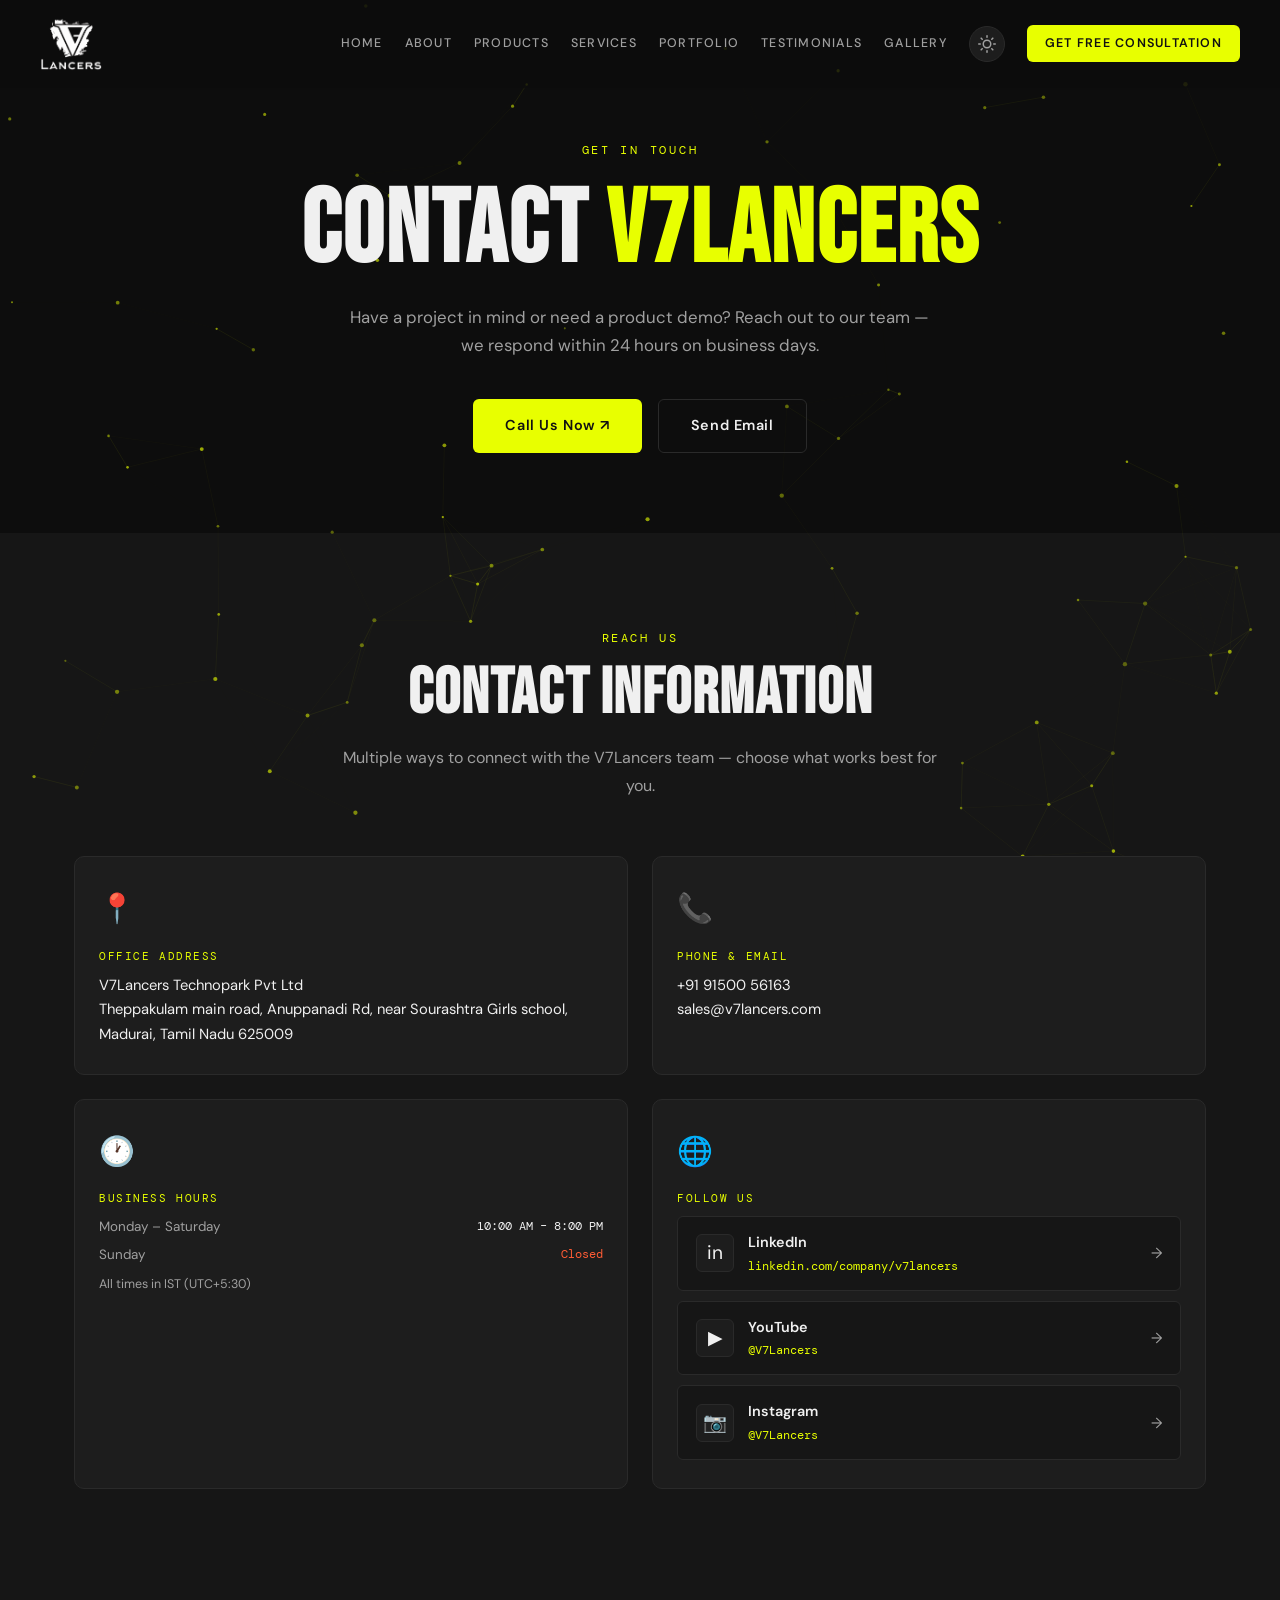
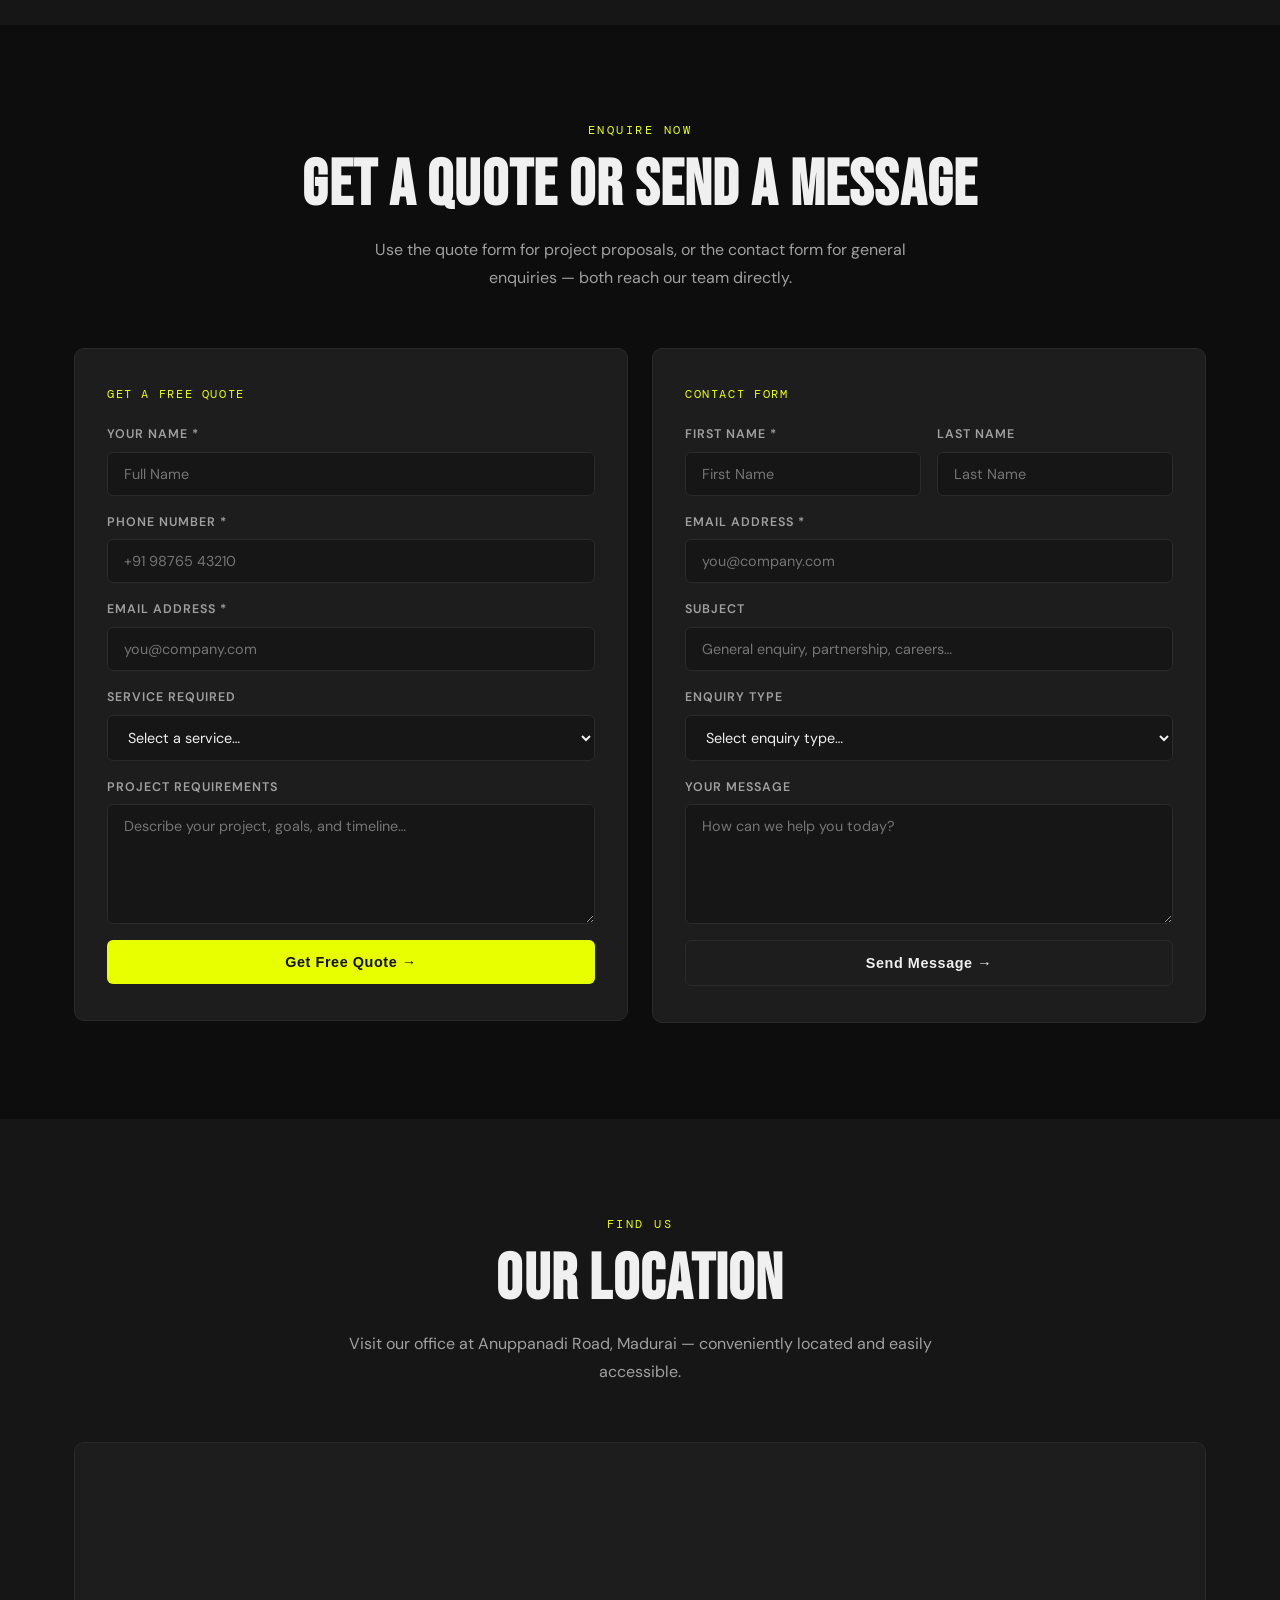
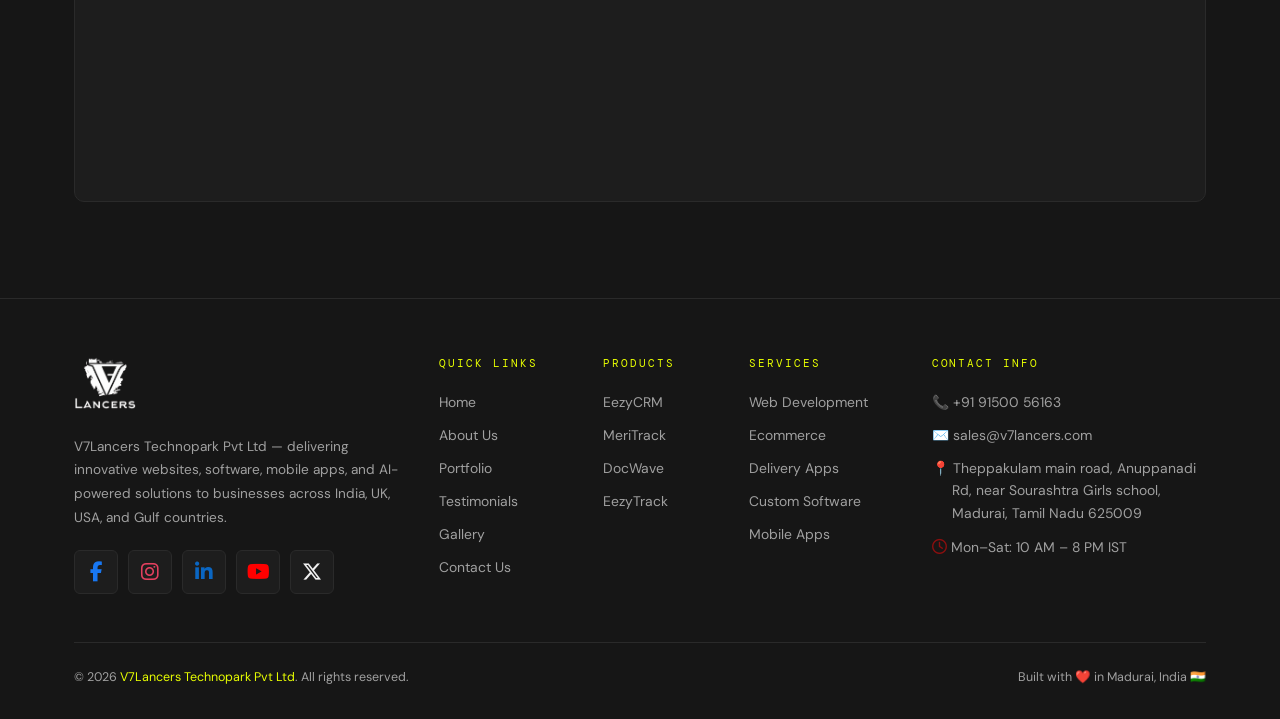
<file: contact.html>
<!DOCTYPE html>
<html lang="en" data-theme="dark">

<head>
  <meta charset="UTF-8" />
  <meta name="viewport" content="width=device-width, initial-scale=1.0" />
  <title>Contact Us — V7Lancers Technopark Pvt Ltd</title>
  <meta name="description"
    content="Contact V7Lancers Technopark Pvt Ltd — phone, email, office address, business hours, quote form, and Google Maps location in Chennai, Tamil Nadu." />
  <link rel="preconnect" href="https://fonts.googleapis.com" />
  <link
    href="https://fonts.googleapis.com/css2?family=Bebas+Neue&family=DM+Sans:wght@300;400;500;600;700&family=DM+Mono:wght@400;500&display=swap"
    rel="stylesheet" />
  <link rel="stylesheet" href="style.css" />
  <link rel="preload" as="image" href="assets/site-logo/logo-dark.png" />
  <link rel="preload" as="image" href="assets/site-logo/logo-light.png" />
  <link rel="stylesheet" href="https://cdnjs.cloudflare.com/ajax/libs/font-awesome/6.7.2/css/all.min.css">
    <link rel="icon" type="image/png" href="assets/site-logo/favicon.png">
</head>

<body>
  <canvas id="canvas"></canvas>

  <nav id="navbar">
    <a href="index.html" class="nav-logo" aria-label="V7Lancers - Home">
      <img class="site-logo light-logo" src="assets/site-logo/logo-dark.png" alt="V7Lancers Logo" width="180"
        height="48" />
      <img class="site-logo dark-logo" src="assets/site-logo/logo-light.png" alt="V7Lancers Logo" width="180"
        height="48" />
    </a>
    <div class="nav-links">
      <a href="index.html">Home</a>
      <a href="about.html">About</a>
      <a href="products.html">Products</a>
      <a href="services.html">Services</a>
      <a href="portfolio.html">Portfolio</a>
      <a href="testimonials.html">Testimonials</a>
      <a href="gallery.html">Gallery</a>
      <button class="theme-toggle" id="themeToggle" aria-label="Toggle theme">
        <svg class="toggle-icon toggle-icon--moon" xmlns="http://www.w3.org/2000/svg" width="18" height="18"
          viewBox="0 0 24 24" fill="none" stroke="currentColor" stroke-width="2" stroke-linecap="round"
          stroke-linejoin="round">
          <path d="M21 12.79A9 9 0 1 1 11.21 3a7 7 0 0 0 9.79 9.79z" />
        </svg>
        <svg class="toggle-icon toggle-icon--sun" xmlns="http://www.w3.org/2000/svg" width="18" height="18"
          viewBox="0 0 24 24" fill="none" stroke="currentColor" stroke-width="2" stroke-linecap="round"
          stroke-linejoin="round">
          <circle cx="12" cy="12" r="5" />
          <line x1="12" y1="1" x2="12" y2="3" />
          <line x1="12" y1="21" x2="12" y2="23" />
          <line x1="4.22" y1="4.22" x2="5.64" y2="5.64" />
          <line x1="18.36" y1="18.36" x2="19.78" y2="19.78" />
          <line x1="1" y1="12" x2="3" y2="12" />
          <line x1="21" y1="12" x2="23" y2="12" />
          <line x1="4.22" y1="19.78" x2="5.64" y2="18.36" />
          <line x1="18.36" y1="5.64" x2="19.78" y2="4.22" />
        </svg>
      </button>
      <a href="contact.html" class="cta active">Get Free Consultation</a>
    </div>
    <div class="mobile-controls">
      <button class="mobile-theme-toggle" id="mobileThemeToggle" aria-label="Toggle theme">
        <svg class="toggle-icon toggle-icon--sun" xmlns="http://www.w3.org/2000/svg" width="20" height="20"
          viewBox="0 0 24 24" fill="none" stroke="currentColor" stroke-width="2" stroke-linecap="round"
          stroke-linejoin="round" aria-hidden="true">
          <circle cx="12" cy="12" r="5" />
          <line x1="12" y1="1" x2="12" y2="3" />
          <line x1="12" y1="21" x2="12" y2="23" />
          <line x1="4.22" y1="4.22" x2="5.64" y2="5.64" />
          <line x1="18.36" y1="18.36" x2="19.78" y2="19.78" />
          <line x1="1" y1="12" x2="3" y2="12" />
          <line x1="21" y1="12" x2="23" y2="12" />
          <line x1="4.22" y1="19.78" x2="5.64" y2="18.36" />
          <line x1="18.36" y1="5.64" x2="19.78" y2="4.22" />
        </svg>
        <svg class="toggle-icon toggle-icon--moon" xmlns="http://www.w3.org/2000/svg" width="20" height="20"
          viewBox="0 0 24 24" fill="none" stroke="currentColor" stroke-width="2" stroke-linecap="round"
          stroke-linejoin="round" aria-hidden="true">
          <path d="M21 12.79A9 9 0 1 1 11.21 3a7 7 0 0 0 9.79 9.79z" />
        </svg>
        <span class="mobile-theme-label mobile-theme-label--dark"></span>
        <span class="mobile-theme-label mobile-theme-label--light"></span>
      </button>
      <button class="hamburger" id="hamburger" aria-label="Menu"><span></span><span></span><span></span></button>
    </div>
  </nav>
  <div class="mobile-menu" id="mobileMenu">
    <a href="index.html" onclick="closeMobile()">Home</a>
    <a href="about.html" onclick="closeMobile()">About</a>
    <a href="products.html" onclick="closeMobile()">Products</a>
    <a href="services.html" onclick="closeMobile()">Services</a>
    <a href="portfolio.html" onclick="closeMobile()">Portfolio</a>
    <a href="testimonials.html" onclick="closeMobile()">Testimonials</a>
    <a href="gallery.html" onclick="closeMobile()">Gallery</a>
    <a href="contact.html" onclick="closeMobile()">Contact</a>
  </div>

  <div class="page-hero">
    <div class="container">
      <p class="page-hero-tag">Get in Touch</p>
      <h1 class="page-hero-title">Contact <em>V7Lancers</em></h1>
      <p class="page-hero-sub">Have a project in mind or need a product demo? Reach out to our team — we respond within
        24 hours on business days.</p>
      <div class="page-hero-btns">
        <a href="tel:+919150056163" class="btn btn-primary">Call Us Now ↗</a>
        <a href="mailto:sales@v7lancers.com" class="btn btn-outline">Send Email</a>
      </div>
    </div>
  </div>

  <section class="mobile-contact-info mobile-only" style="background:var(--surface)">

    <div class="sec-header-center">
      <div class="sec-tag">Reach Us</div>
      <h2 class="sec-title">Contact Information</h2>
    </div>
    <div class="contact-card">
      <i class="fa-solid fa-phone"></i>
      <div>
        <h4>Phone</h4>
        <a href="tel:+919150056163">+91 91500 56163</a>
      </div>
    </div>

    <div class="contact-card">
      <i class="fa-solid fa-envelope"></i>
      <div>
        <h4>Email</h4>
        <a href="mailto:sales@v7lancers.com">
          sales@v7lancers.com
        </a>
      </div>
    </div>

    <div class="contact-card">
      <i class="fa-solid fa-location-dot"></i>
      <div>
        <h4>Office</h4>
        <p>
          Theppakulam Main Road,<br>
          Anuppanadi Rd,<br>
          Madurai, Tamil Nadu
        </p>
      </div>
    </div>

    <div class="contact-card">
      <i class="fa-solid fa-clock"></i>
      <div>
        <h4>Business Hours</h4>
        <p>Mon – Sat<br>10:00 AM – 8:00 PM</p>
      </div>
    </div>

  </section>

  <section class="desktop-contact-section" style="background:var(--surface)">
    <div class="container">
      <div class="sec-header-center reveal desktop-contact-heading">
        <div class="sec-tag">Reach Us</div>
        <h2 class="sec-title">Contact Information</h2>
        <p class="sec-body">Multiple ways to connect with the V7Lancers team — choose what works best for you.</p>
      </div>
      <div class="contact-info-grid">
        <div class="info-card reveal">
          <div class="info-card-icon">📍</div>
          <div class="info-card-label">Office Address</div>
          <div class="info-card-value">
            V7Lancers Technopark Pvt Ltd<br />
            Theppakulam main road, Anuppanadi Rd, near Sourashtra
            Girls school, Madurai, Tamil Nadu 625009
          </div>
        </div>
        <div class="info-card reveal">
          <div class="info-card-icon">📞</div>
          <div class="info-card-label">Phone &amp; Email</div>
          <div class="info-card-value">
            <a href="tel:+919150056163">+91 91500 56163</a><br />
            <a href="mailto:sales@v7lancers.com">sales@v7lancers.com</a><br />
          </div>
        </div>
        <div class="info-card reveal">
          <div class="info-card-icon">🕐</div>
          <div class="info-card-label">Business Hours</div>
          <div class="info-card-value">
            <div class="hours-table">
              <div class="hours-row"><span class="hours-day">Monday – Saturday</span><span class="hours-time">10:00 AM –
                  8:00 PM</span></div>
              <div class="hours-row"><span class="hours-day">Sunday</span><span
                  class="hours-time hours-closed">Closed</span></div>
            </div>
            <span style="font-size:.78rem;color:var(--muted);margin-top:8px;display:block">All times in IST
              (UTC+5:30)</span>
          </div>
        </div>
        <div class="info-card reveal">
          <div class="info-card-icon">🌐</div>
          <div class="info-card-label">Follow Us</div>
          <div class="info-card-value">
            <div class="social-card-list">
              <a href="https://www.linkedin.com/company/v7-lancers/?originalSubdomain=in" class="social-card"
                target="_blank" rel="noopener">
                <div class="social-card-icon">in</div>
                <div>
                  <div class="social-card-name">LinkedIn</div>
                  <div class="social-card-handle">linkedin.com/company/v7lancers</div>
                </div>
                <div class="social-card-arrow">→</div>
              </a>
              <a href="https://youtube.com/@v7lancers" class="social-card" target="_blank" rel="noopener">
                <div class="social-card-icon">▶</div>
                <div>
                  <div class="social-card-name">YouTube</div>
                  <div class="social-card-handle">@V7Lancers</div>
                </div>
                <div class="social-card-arrow">→</div>
              </a>
              <a href="https://www.instagram.com/v7lancers_technopark/" class="social-card" target="_blank"
                rel="noopener">
                <div class="social-card-icon">📷</div>
                <div>
                  <div class="social-card-name">Instagram</div>
                  <div class="social-card-handle">@V7Lancers</div>
                </div>
                <div class="social-card-arrow">→</div>
              </a>
            </div>
          </div>
        </div>
      </div>
    </div>
  </section>

  <section style="background:var(--bg)">
    <div class="container">
      <div class="sec-header-center reveal">
        <div class="sec-tag">Enquire Now</div>
        <h2 class="sec-title">Get a Quote or Send a Message</h2>
        <p class="sec-body desktop-only">Use the quote form for project proposals, or the contact form for general
          enquiries — both
          reach our team directly.</p>
      </div>
      <div class="contact-forms-grid">
        <div class="reveal">
          <div class="form-box">
            <div
              style="font-family:var(--font-mono);font-size:.72rem;letter-spacing:.14em;color:var(--accent);margin-bottom:20px">
              GET A FREE QUOTE</div>
            <div class="contact-form">
              <div class="form-group"><label>Your Name *</label><input type="text" placeholder="Full Name" /></div>
              <div class="form-group"><label>Phone Number *</label><input type="tel" placeholder="+91 98765 43210" />
              </div>
              <div class="form-group"><label>Email Address *</label><input type="email" placeholder="you@company.com" />
              </div>
              <div class="form-group">
                <label>Service Required</label>
                <select>
                  <option value="">Select a service…</option>
                  <option>Website Design &amp; Development</option>
                  <option>Ecommerce Development</option>
                  <option>Online Delivery Application</option>
                  <option>Customized Software Development</option>
                  <option>Mobile Application Development</option>
                  <option>EezyCRM</option>
                  <option>MeriTrack</option>
                  <option>DocWave</option>
                  <option>Other</option>
                </select>
              </div>
              <div class="form-group"><label>Project Requirements</label><textarea
                  placeholder="Describe your project, goals, and timeline…"></textarea></div>
              <button class="btn btn-primary" style="width:100%;justify-content:center"
                data-submit="Get Free Quote →">Get Free Quote →</button>
            </div>
          </div>
        </div>
        <div class="reveal">
          <div class="form-box">
            <div
              style="font-family:var(--font-mono);font-size:.72rem;letter-spacing:.14em;color:var(--accent);margin-bottom:20px">
              CONTACT FORM</div>
            <div class="contact-form">
              <div class="form-row">
                <div class="form-group"><label>First Name *</label><input type="text" placeholder="First Name" /></div>
                <div class="form-group"><label>Last Name</label><input type="text" placeholder="Last Name" /></div>
              </div>
              <div class="form-group"><label>Email Address *</label><input type="email" placeholder="you@company.com" />
              </div>
              <div class="form-group"><label>Subject</label><input type="text"
                  placeholder="General enquiry, partnership, careers…" /></div>
              <div class="form-group">
                <label>Enquiry Type</label>
                <select>
                  <option value="">Select enquiry type…</option>
                  <option>General Enquiry</option>
                  <option>Partnership / Collaboration</option>
                  <option>Careers / Internship</option>
                  <option>Technical Support</option>
                  <option>Media / Press</option>
                  <option>Other</option>
                </select>
              </div>
              <div class="form-group"><label>Your Message</label><textarea
                  placeholder="How can we help you today?"></textarea></div>
              <button class="btn btn-outline" style="width:100%;justify-content:center"
                data-submit="Send Message →">Send Message →</button>
            </div>
          </div>
        </div>
      </div>
    </div>
  </section>

  <section class="contact-map-section" style="background:var(--surface)">
    <div class="container">
      <div class="sec-header-center reveal">
        <div class="sec-tag">Find Us</div>
        <h2 class="sec-title">Our Location</h2>
        <p class="sec-body">
          Visit our office at Anuppanadi Road, Madurai — conveniently located and easily accessible.
        </p>
      </div>
      <div class="map-box reveal">
        <iframe
          src="https://www.google.com/maps/embed?pb=!1m18!1m12!1m3!1d3930.3484671639185!2d78.1425557750299!3d9.904907590195709!2m3!1f0!2f0!3f0!3m2!1i1024!2i768!4f13.1!3m3!1m2!1s0x3b00c5bfd4db0b85%3A0xa4b8fc99bd0f39ca!2sV7Lancers!5e0!3m2!1sen!2sin!4v1781634062059!5m2!1sen!2sin"
          width="600" height="450" style="border:0;" allowfullscreen="" loading="lazy"
          referrerpolicy="no-referrer-when-downgrade" title="V7Lancers Office Location — Madurai"></iframe>
      </div>
    </div>
  </section>

  <footer class="desktop-footer">
    <div class="container">
      <div class="footer-grid">
        <div>
          <a href="index.html" class="nav-logo footer-brand" style="display:inline-block;margin-bottom:16px"
            aria-label="V7Lancers - Home">
            <img class="site-logo light-logo" src="assets/site-logo/logo-dark.png" alt="V7Lancers Logo" width="180"
              height="48" />
            <img class="site-logo dark-logo" src="assets/site-logo/logo-light.png" alt="V7Lancers Logo" width="180"
              height="48" />
          </a>
          <p class="footer-desc">V7Lancers Technopark Pvt Ltd — delivering innovative websites, software, mobile apps,
            and AI-powered solutions to businesses across India, UK, USA, and Gulf countries.</p>
          <div class="footer-social">
            <a href="https://www.facebook.com/v7lancersOfficial/" class="footer-social-btn" target="_blank"
              rel="noopener">
              <i class="fa-brands fa-facebook-f"></i>
            </a>

            <a href="https://www.instagram.com/v7lancers_technopark/" class="footer-social-btn" target="_blank"
              rel="noopener">
              <i class="fa-brands fa-instagram"></i>
            </a>

            <a href="https://www.linkedin.com/company/v7-lancers/?originalSubdomain=in" class="footer-social-btn"
              target="_blank" rel="noopener">
              <i class="fa-brands fa-linkedin-in"></i>
            </a>

            <a href="https://youtube.com/@v7lancers" class="footer-social-btn" target="_blank" rel="noopener">
              <i class="fa-brands fa-youtube"></i>
            </a>

            <a href="https://x.com/VLancers" class="footer-social-btn" target="_blank" rel="noopener">
              <i class="fa-brands fa-x-twitter"></i>
            </a>
          </div>
        </div>
        <div>
          <div class="footer-col-title">Quick Links</div>
          <div class="footer-links">
            <a href="index.html">Home</a>
            <a href="about.html">About Us</a>
            <a href="portfolio.html">Portfolio</a>
            <a href="testimonials.html">Testimonials</a>
            <a href="gallery.html">Gallery</a>
            <a href="contact.html">Contact Us</a>
          </div>
        </div>
        <div>
          <div class="footer-col-title">Products</div>
          <div class="footer-links">
            <a href="products.html">EezyCRM</a>
            <a href="products.html">MeriTrack</a>
            <a href="products.html">DocWave</a>
            <a href="products.html">EezyTrack</a>
          </div>
        </div>
        <div>
          <div class="footer-col-title">Services</div>
          <div class="footer-links">
            <a href="services.html#web-development">Web Development</a>
            <a href="services.html#ecommerce">Ecommerce</a>
            <a href="services.html#delivery-apps">Delivery Apps</a>
            <a href="services.html#custom-software">Custom Software</a>
            <a href="services.html#mobile-apps">Mobile Apps</a>
          </div>
        </div>
        <div>
          <div class="footer-col-title">Contact Info</div>
          <div class="footer-links">
            <a href="tel:+919150056163">📞 +91 91500 56163</a>
            <a href="mailto:sales@v7lancers.com">✉️ sales@v7lancers.com</a>
            <span style="color:var(--muted);font-size:.87rem" class="footer-address">📍 Theppakulam main road,
              Anuppanadi Rd, near Sourashtra
              Girls school, Madurai, Tamil Nadu 625009</span>
            <div>
              <i class="fa-regular fa-clock" style="color:rgb(138, 15, 15);font-size:15px"></i>
              <span style="color:var(--muted);font-size:.87rem">Mon–Sat: 10 AM – 8 PM IST</span>
            </div>
          </div>
        </div>
      </div>
      <div class="footer-bottom">
        <span>© 2026 <em>V7Lancers Technopark Pvt Ltd</em>. All rights reserved.</span>
        <span>Built with ❤️ in Madurai, India 🇮🇳</span>
      </div>
    </div>
  </footer>

  <footer class="mobile-footer mobile-only">


    <div class="mobile-footer-brand">
      <img class="site-logo light-logo" src="assets/site-logo/logo-dark.png" alt="V7Lancers Logo" width="180"
        height="48" />
      <img class="site-logo dark-logo" src="assets/site-logo/logo-light.png" alt="V7Lancers Logo" width="180"
        height="48" />
    </div>

    <div class="mobile-footer-social">
      <a href="https://www.facebook.com/v7lancersOfficial/" target="_blank"><i class="fa-brands fa-facebook-f"></i></a>
      <a href="https://www.instagram.com/v7lancers_technopark/" target="_blank"><i
          class="fa-brands fa-instagram"></i></a>
      <a href="https://www.linkedin.com/company/v7-lancers/" target="_blank"><i
          class="fa-brands fa-linkedin-in"></i></a>
      <a href="https://youtube.com/@v7lancers" target="_blank"><i class="fa-brands fa-youtube"></i></a>
      <a href="https://x.com/VLancers" target="_blank"><i class="fa-brands fa-x-twitter"></i></a>
    </div>

    <div class="mobile-footer-copy">
      © 2026 V7Lancers Technopark Pvt Ltd
    </div>

  </footer>
  <script src="script.js"></script>
</body>

</html>
</file>
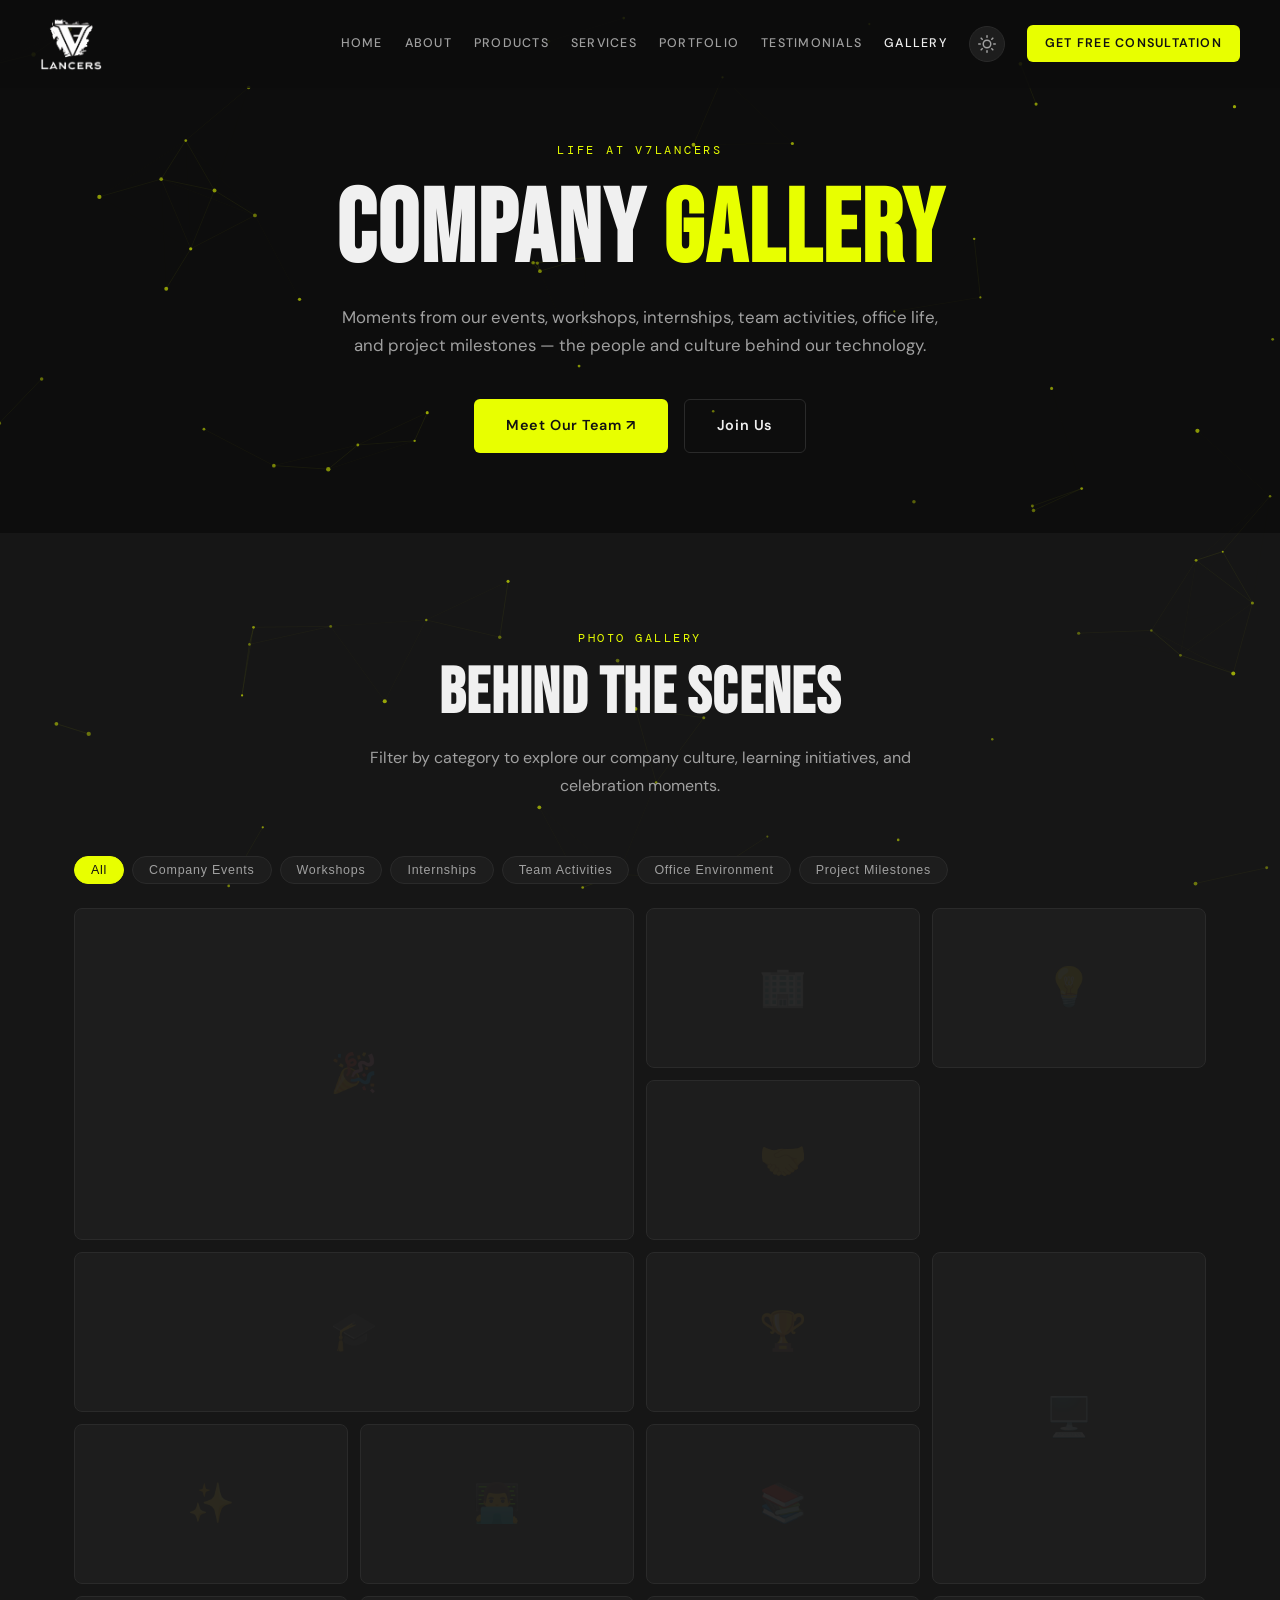
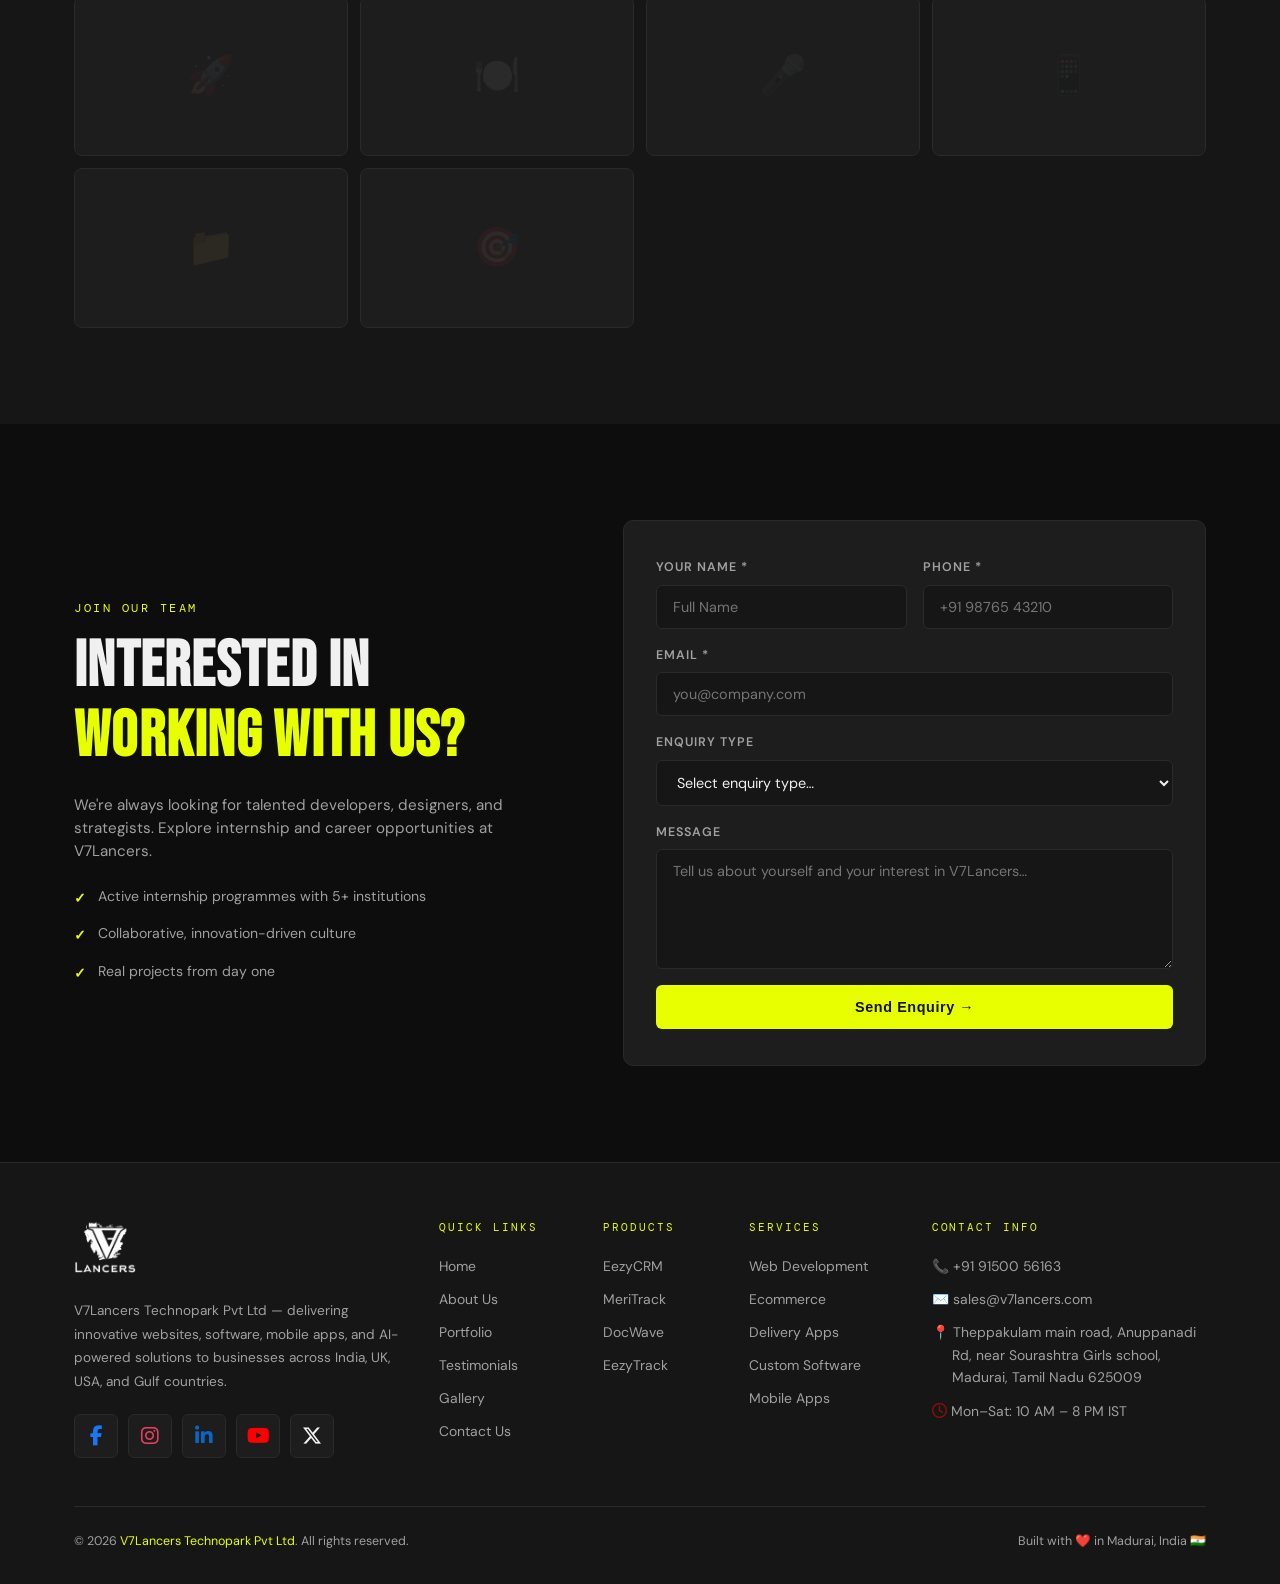
<file: gallery.html>
<!DOCTYPE html>
<html lang="en" data-theme="dark">

<head>
  <meta charset="UTF-8" />
  <meta name="viewport" content="width=device-width, initial-scale=1.0" />
  <title>Gallery — V7Lancers Technopark Pvt Ltd</title>
  <meta name="description"
    content="Explore the V7Lancers gallery — company events, workshops, internships, team activities, office environment, and project milestones." />
  <link rel="preconnect" href="https://fonts.googleapis.com" />
  <link
    href="https://fonts.googleapis.com/css2?family=Bebas+Neue&family=DM+Sans:wght@300;400;500;600;700&family=DM+Mono:wght@400;500&display=swap"
    rel="stylesheet" />
  <link rel="stylesheet" href="style.css" />
  <link rel="preload" as="image" href="assets/site-logo/logo-dark.png" />
  <link rel="preload" as="image" href="assets/site-logo/logo-light.png" />
  <link rel="stylesheet" href="https://cdnjs.cloudflare.com/ajax/libs/font-awesome/6.7.2/css/all.min.css">
    <link rel="icon" type="image/png" href="assets/site-logo/favicon.png">
</head>

<body>
  <canvas id="canvas"></canvas>

  <nav id="navbar">
    <a href="index.html" class="nav-logo" aria-label="V7Lancers - Home">
      <img class="site-logo light-logo" src="assets/site-logo/logo-dark.png" alt="V7Lancers Logo" width="180"
        height="48" />
      <img class="site-logo dark-logo" src="assets/site-logo/logo-light.png" alt="V7Lancers Logo" width="180"
        height="48" />
    </a>
    <div class="nav-links">
      <a href="index.html">Home</a>
      <a href="about.html">About</a>
      <a href="products.html">Products</a>
      <a href="services.html">Services</a>
      <a href="portfolio.html">Portfolio</a>
      <a href="testimonials.html">Testimonials</a>
      <a href="gallery.html" class="active">Gallery</a>
      <button class="theme-toggle" id="themeToggle" aria-label="Toggle theme">
        <svg class="toggle-icon toggle-icon--moon" xmlns="http://www.w3.org/2000/svg" width="18" height="18"
          viewBox="0 0 24 24" fill="none" stroke="currentColor" stroke-width="2" stroke-linecap="round"
          stroke-linejoin="round">
          <path d="M21 12.79A9 9 0 1 1 11.21 3a7 7 0 0 0 9.79 9.79z" />
        </svg>
        <svg class="toggle-icon toggle-icon--sun" xmlns="http://www.w3.org/2000/svg" width="18" height="18"
          viewBox="0 0 24 24" fill="none" stroke="currentColor" stroke-width="2" stroke-linecap="round"
          stroke-linejoin="round">
          <circle cx="12" cy="12" r="5" />
          <line x1="12" y1="1" x2="12" y2="3" />
          <line x1="12" y1="21" x2="12" y2="23" />
          <line x1="4.22" y1="4.22" x2="5.64" y2="5.64" />
          <line x1="18.36" y1="18.36" x2="19.78" y2="19.78" />
          <line x1="1" y1="12" x2="3" y2="12" />
          <line x1="21" y1="12" x2="23" y2="12" />
          <line x1="4.22" y1="19.78" x2="5.64" y2="18.36" />
          <line x1="18.36" y1="5.64" x2="19.78" y2="4.22" />
        </svg>
      </button>
      <a href="contact.html" class="cta">Get Free Consultation</a>
    </div>
    <div class="mobile-controls">
      <button class="mobile-theme-toggle" id="mobileThemeToggle" aria-label="Toggle theme">
        <svg class="toggle-icon toggle-icon--sun" xmlns="http://www.w3.org/2000/svg" width="20" height="20"
          viewBox="0 0 24 24" fill="none" stroke="currentColor" stroke-width="2" stroke-linecap="round"
          stroke-linejoin="round" aria-hidden="true">
          <circle cx="12" cy="12" r="5" />
          <line x1="12" y1="1" x2="12" y2="3" />
          <line x1="12" y1="21" x2="12" y2="23" />
          <line x1="4.22" y1="4.22" x2="5.64" y2="5.64" />
          <line x1="18.36" y1="18.36" x2="19.78" y2="19.78" />
          <line x1="1" y1="12" x2="3" y2="12" />
          <line x1="21" y1="12" x2="23" y2="12" />
          <line x1="4.22" y1="19.78" x2="5.64" y2="18.36" />
          <line x1="18.36" y1="5.64" x2="19.78" y2="4.22" />
        </svg>
        <svg class="toggle-icon toggle-icon--moon" xmlns="http://www.w3.org/2000/svg" width="20" height="20"
          viewBox="0 0 24 24" fill="none" stroke="currentColor" stroke-width="2" stroke-linecap="round"
          stroke-linejoin="round" aria-hidden="true">
          <path d="M21 12.79A9 9 0 1 1 11.21 3a7 7 0 0 0 9.79 9.79z" />
        </svg>
        <span class="mobile-theme-label mobile-theme-label--dark"></span>
        <span class="mobile-theme-label mobile-theme-label--light"></span>
      </button>
      <button class="hamburger" id="hamburger" aria-label="Menu"><span></span><span></span><span></span></button>
    </div>
  </nav>
  <div class="mobile-menu" id="mobileMenu">
    <a href="index.html" onclick="closeMobile()">Home</a>
    <a href="about.html" onclick="closeMobile()">About</a>
    <a href="products.html" onclick="closeMobile()">Products</a>
    <a href="services.html" onclick="closeMobile()">Services</a>
    <a href="portfolio.html" onclick="closeMobile()">Portfolio</a>
    <a href="testimonials.html" onclick="closeMobile()">Testimonials</a>
    <a href="gallery.html" onclick="closeMobile()">Gallery</a>
    <a href="contact.html" onclick="closeMobile()">Contact</a>
  </div>

  <div class="page-hero">
    <div class="container">
      <p class="page-hero-tag">Life at V7Lancers</p>
      <h1 class="page-hero-title">Company <em>Gallery</em></h1>
      <p class="page-hero-sub">Moments from our events, workshops, internships, team activities, office life, and
        project milestones — the people and culture behind our technology.</p>
      <div class="page-hero-btns">
        <a href="about.html" class="btn btn-primary">Meet Our Team ↗</a>
        <a href="contact.html" class="btn btn-outline">Join Us</a>
      </div>
    </div>
  </div>

  <section style="background:var(--surface)">
    <div class="container">
      <div class="sec-header-center reveal">
        <div class="sec-tag">Photo Gallery</div>
        <h2 class="sec-title">Behind the Scenes</h2>
        <p class="sec-body">Filter by category to explore our company culture, learning initiatives, and celebration
          moments.</p>
      </div>
      <div class="gallery-filter reveal">
        <button class="gallery-filter-btn active" data-gfilter="all">All</button>
        <button class="gallery-filter-btn" data-gfilter="events">Company Events</button>
        <button class="gallery-filter-btn" data-gfilter="workshops">Workshops</button>
        <button class="gallery-filter-btn" data-gfilter="internships">Internships</button>
        <button class="gallery-filter-btn" data-gfilter="team">Team Activities</button>
        <button class="gallery-filter-btn" data-gfilter="office">Office Environment</button>
        <button class="gallery-filter-btn" data-gfilter="milestones">Project Milestones</button>
      </div>
      <div class="gallery-grid reveal">
        <div class="gallery-item" data-gcat="events" data-gtitle="Annual Day Celebration 2024" data-gicon="🎉">
          🎉
          <span class="gallery-label">Company Events</span>
        </div>
        <div class="gallery-item" data-gcat="office" data-gtitle="V7Lancers Office — T. Nagar" data-gicon="🏢">
          🏢
          <span class="gallery-label">Office Environment</span>
        </div>
        <div class="gallery-item" data-gcat="workshops" data-gtitle="AI &amp; Machine Learning Workshop"
          data-gicon="💡">
          💡
          <span class="gallery-label">Workshops</span>
        </div>
        <div class="gallery-item" data-gcat="team" data-gtitle="Team Building Activity" data-gicon="🤝">
          🤝
          <span class="gallery-label">Team Activities</span>
        </div>
        <div class="gallery-item" data-gcat="internships" data-gtitle="Summer Internship Programme 2024"
          data-gicon="🎓">
          🎓
          <span class="gallery-label">Internships</span>
        </div>
        <div class="gallery-item" data-gcat="milestones" data-gtitle="250+ Clients Milestone" data-gicon="🏆">
          🏆
          <span class="gallery-label">Project Milestones</span>
        </div>
        <div class="gallery-item" data-gcat="workshops" data-gtitle="Web Development Bootcamp" data-gicon="🖥️">
          🖥️
          <span class="gallery-label">Workshops</span>
        </div>
        <div class="gallery-item" data-gcat="events" data-gtitle="Diwali Celebration at Office" data-gicon="✨">
          ✨
          <span class="gallery-label">Company Events</span>
        </div>
        <div class="gallery-item" data-gcat="office" data-gtitle="Development Team at Work" data-gicon="👨‍💻">
          👨‍💻
          <span class="gallery-label">Office Environment</span>
        </div>
        <div class="gallery-item" data-gcat="internships" data-gtitle="College Partnership — Anna University"
          data-gicon="📚">
          📚
          <span class="gallery-label">Internships</span>
        </div>
        <div class="gallery-item" data-gcat="milestones" data-gtitle="MeriTrack 2.0 Product Launch" data-gicon="🚀">
          🚀
          <span class="gallery-label">Project Milestones</span>
        </div>
        <div class="gallery-item" data-gcat="team" data-gtitle="Friday Team Lunch" data-gicon="🍽️">
          🍽️
          <span class="gallery-label">Team Activities</span>
        </div>
        <div class="gallery-item" data-gcat="events" data-gtitle="Tech Summit Participation 2023" data-gicon="🎤">
          🎤
          <span class="gallery-label">Company Events</span>
        </div>
        <div class="gallery-item" data-gcat="workshops" data-gtitle="Flutter Mobile Dev Workshop" data-gicon="📱">
          📱
          <span class="gallery-label">Workshops</span>
        </div>
        <div class="gallery-item" data-gcat="milestones" data-gtitle="DocWave Product Launch 2024" data-gicon="📁">
          📁
          <span class="gallery-label">Project Milestones</span>
        </div>
        <div class="gallery-item" data-gcat="internships" data-gtitle="Intern Project Presentations" data-gicon="🎯">
          🎯
          <span class="gallery-label">Internships</span>
        </div>
      </div>
    </div>
  </section>

  <section class="quote-section">
    <div class="container">
      <div class="quote-wrap">
        <div class="quote-info reveal">
          <div class="sec-tag">Join Our Team</div>
          <h2 class="sec-title">Interested in<br /><span style="color:var(--accent)">Working With Us?</span></h2>
          <p class="sec-body">We're always looking for talented developers, designers, and strategists. Explore
            internship and career opportunities at V7Lancers.</p>
          <div class="check-list" style="margin-top:24px">
            <div class="check-item">Active internship programmes with 5+ institutions</div>
            <div class="check-item">Collaborative, innovation-driven culture</div>
            <div class="check-item">Real projects from day one</div>
          </div>
        </div>
        <div class="reveal">
          <div class="form-box">
            <div class="contact-form">
              <div class="form-row">
                <div class="form-group"><label>Your Name *</label><input type="text" placeholder="Full Name" /></div>
                <div class="form-group"><label>Phone *</label><input type="tel" placeholder="+91 98765 43210" /></div>
              </div>
              <div class="form-group"><label>Email *</label><input type="email" placeholder="you@company.com" /></div>
              <div class="form-group">
                <label>Enquiry Type</label>
                <select>
                  <option value="">Select enquiry type…</option>
                  <option>Internship Application</option>
                  <option>Career Opportunity</option>
                  <option>College Partnership</option>
                  <option>General Enquiry</option>
                </select>
              </div>
              <div class="form-group"><label>Message</label><textarea
                  placeholder="Tell us about yourself and your interest in V7Lancers…"></textarea></div>
              <button class="btn btn-primary" style="width:100%;justify-content:center"
                data-submit="Send Enquiry →">Send Enquiry →</button>
            </div>
          </div>
        </div>
      </div>
    </div>
  </section>

  <div class="gallery-lightbox" id="galleryLightbox" role="dialog" aria-modal="true" aria-label="Gallery preview">
    <div class="gallery-lightbox-inner">
      <button class="gallery-lightbox-close" id="galleryLightboxClose" aria-label="Close">✕</button>
      <div class="gallery-lightbox-icon" id="galleryLightboxIcon"></div>
      <div class="gallery-lightbox-title" id="galleryLightboxTitle"></div>
      <div class="gallery-lightbox-cat" id="galleryLightboxCat"></div>
    </div>
  </div>

  <footer>
    <div class="container">
      <div class="footer-grid">
        <div>
          <a href="index.html" class="nav-logo footer-brand" style="display:inline-block;margin-bottom:16px"
            aria-label="V7Lancers - Home">
            <img class="site-logo light-logo" src="assets/site-logo/logo-dark.png" alt="V7Lancers Logo" width="180"
              height="48" />
            <img class="site-logo dark-logo" src="assets/site-logo/logo-light.png" alt="V7Lancers Logo" width="180"
              height="48" />
          </a>
          <p class="footer-desc">V7Lancers Technopark Pvt Ltd — delivering innovative websites, software, mobile apps,
            and AI-powered solutions to businesses across India, UK, USA, and Gulf countries.</p>
          <div class="footer-social">
            <a href="https://www.facebook.com/v7lancersOfficial/" class="footer-social-btn" target="_blank"
              rel="noopener">
              <i class="fa-brands fa-facebook-f"></i>
            </a>

            <a href="https://www.instagram.com/v7lancers_technopark/" class="footer-social-btn" target="_blank"
              rel="noopener">
              <i class="fa-brands fa-instagram"></i>
            </a>

            <a href="https://www.linkedin.com/company/v7-lancers/?originalSubdomain=in" class="footer-social-btn"
              target="_blank" rel="noopener">
              <i class="fa-brands fa-linkedin-in"></i>
            </a>

            <a href="https://youtube.com/@v7lancers" class="footer-social-btn" target="_blank" rel="noopener">
              <i class="fa-brands fa-youtube"></i>
            </a>

            <a href="https://x.com/VLancers" class="footer-social-btn" target="_blank" rel="noopener">
              <i class="fa-brands fa-x-twitter"></i>
            </a>
          </div>
        </div>
        <div>
          <div class="footer-col-title">Quick Links</div>
          <div class="footer-links">
            <a href="index.html">Home</a>
            <a href="about.html">About Us</a>
            <a href="portfolio.html">Portfolio</a>
            <a href="testimonials.html">Testimonials</a>
            <a href="gallery.html">Gallery</a>
            <a href="contact.html">Contact Us</a>
          </div>
        </div>
        <div>
          <div class="footer-col-title">Products</div>
          <div class="footer-links">
            <a href="products.html">EezyCRM</a>
            <a href="products.html">MeriTrack</a>
            <a href="products.html">DocWave</a>
            <a href="products.html">EezyTrack</a>
          </div>
        </div>
        <div>
          <div class="footer-col-title">Services</div>
          <div class="footer-links">
            <a href="services.html#web-development">Web Development</a>
            <a href="services.html#ecommerce">Ecommerce</a>
            <a href="services.html#delivery-apps">Delivery Apps</a>
            <a href="services.html#custom-software">Custom Software</a>
            <a href="services.html#mobile-apps">Mobile Apps</a>
          </div>
        </div>
        <div>
          <div class="footer-col-title">Contact Info</div>
          <div class="footer-links">
            <a href="tel:+919150056163">📞 +91 91500 56163</a>
            <a href="mailto:sales@v7lancers.com">✉️ sales@v7lancers.com</a>
            <span style="color:var(--muted);font-size:.87rem" class="footer-address">📍 Theppakulam main road,
              Anuppanadi Rd, near Sourashtra
              Girls school, Madurai, Tamil Nadu 625009</span>
            <div>
              <i class="fa-regular fa-clock" style="color:rgb(138, 15, 15);font-size:15px"></i>
              <span style="color:var(--muted);font-size:.87rem">Mon–Sat: 10 AM – 8 PM IST</span>
            </div>
          </div>
        </div>
      </div>
      <div class="footer-bottom">
        <span>© 2026 <em>V7Lancers Technopark Pvt Ltd</em>. All rights reserved.</span>
        <span>Built with ❤️ in Madurai, India 🇮🇳</span>
      </div>
    </div>
  </footer>
  <script src="script.js"></script>
</body>

</html>
</file>
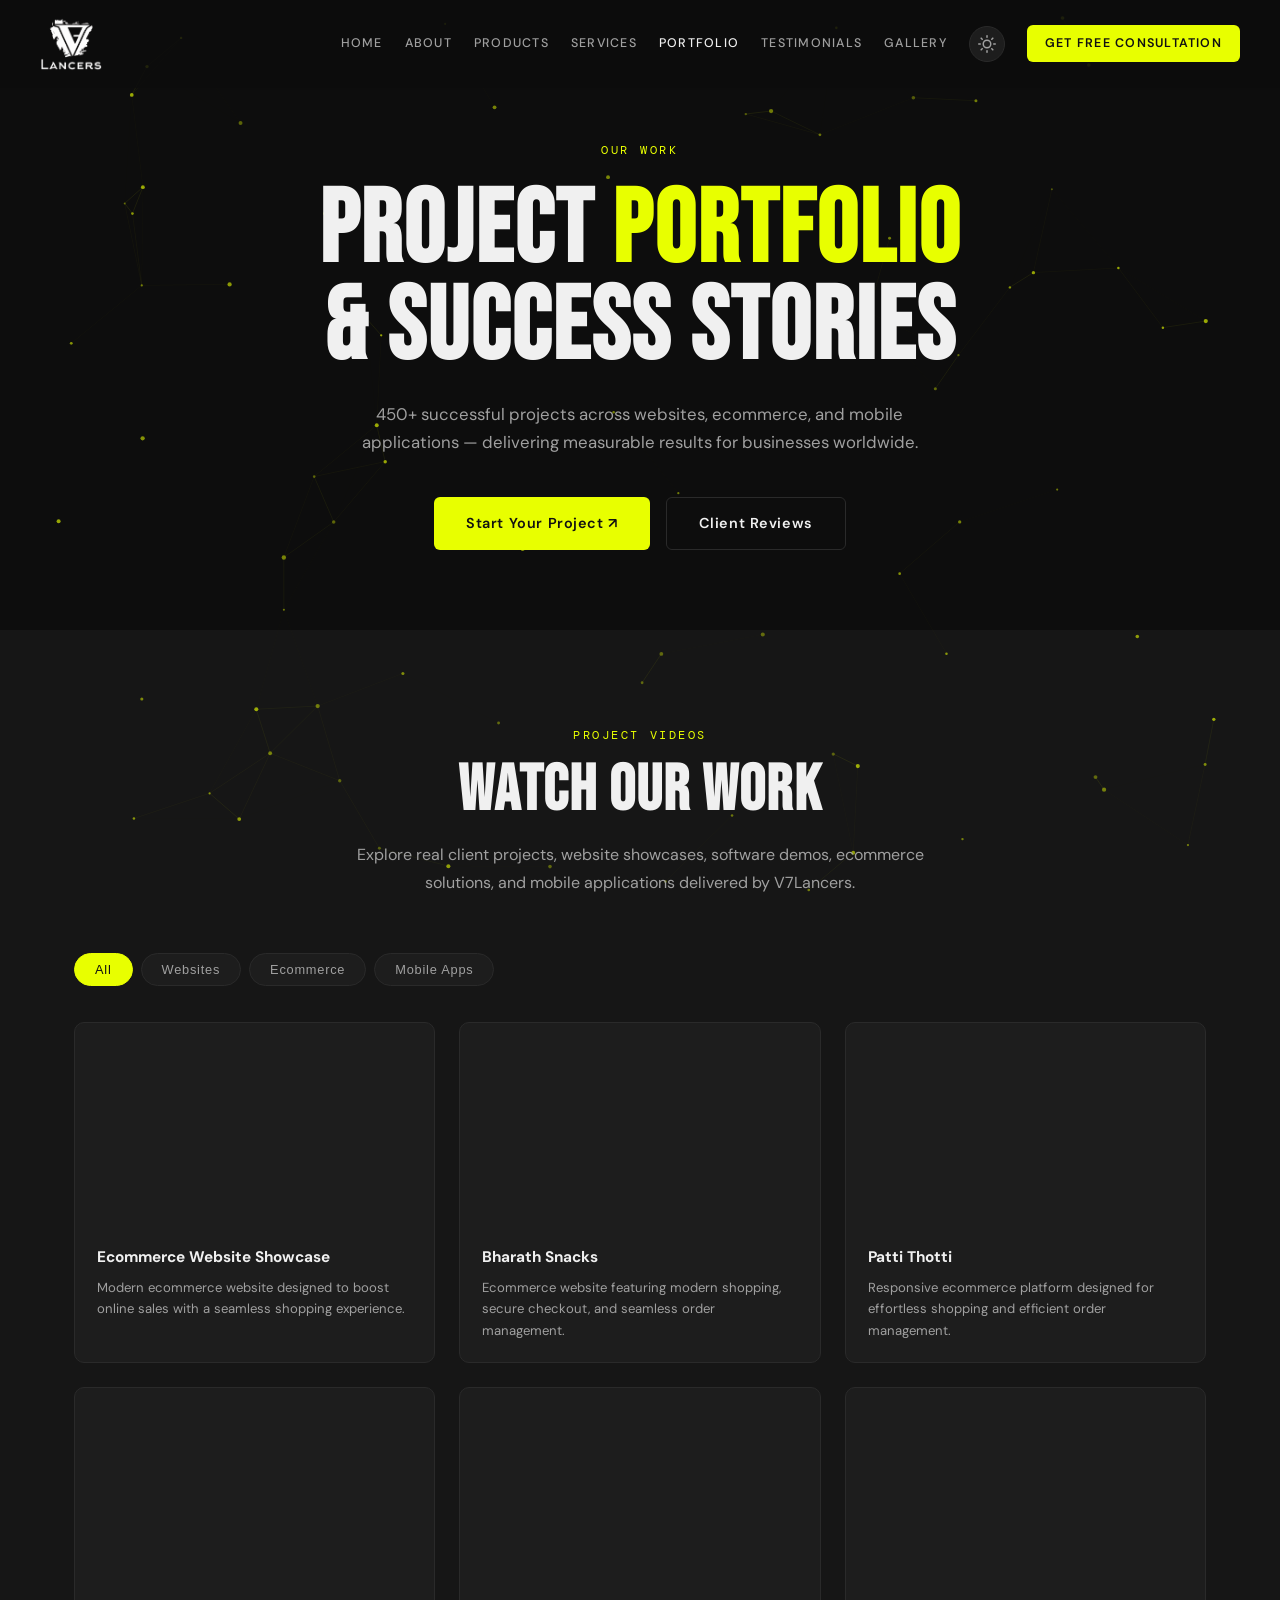
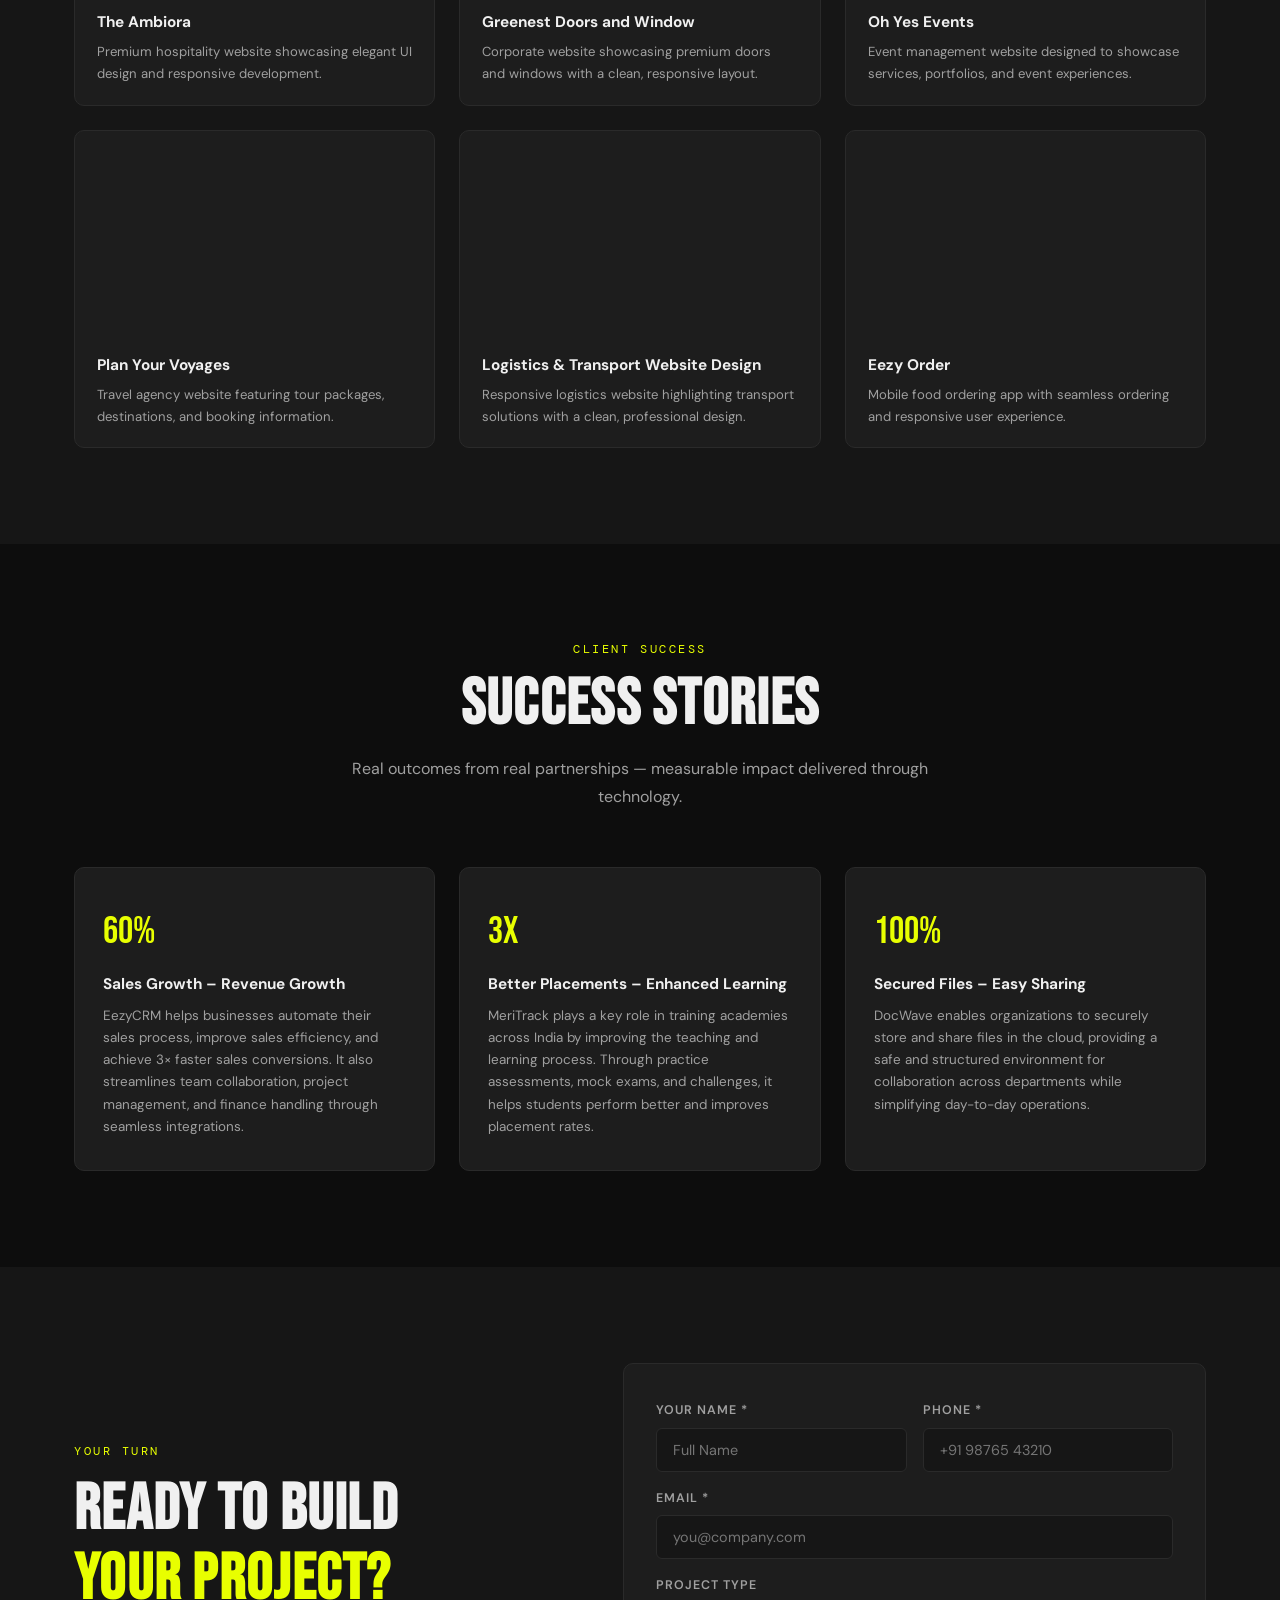
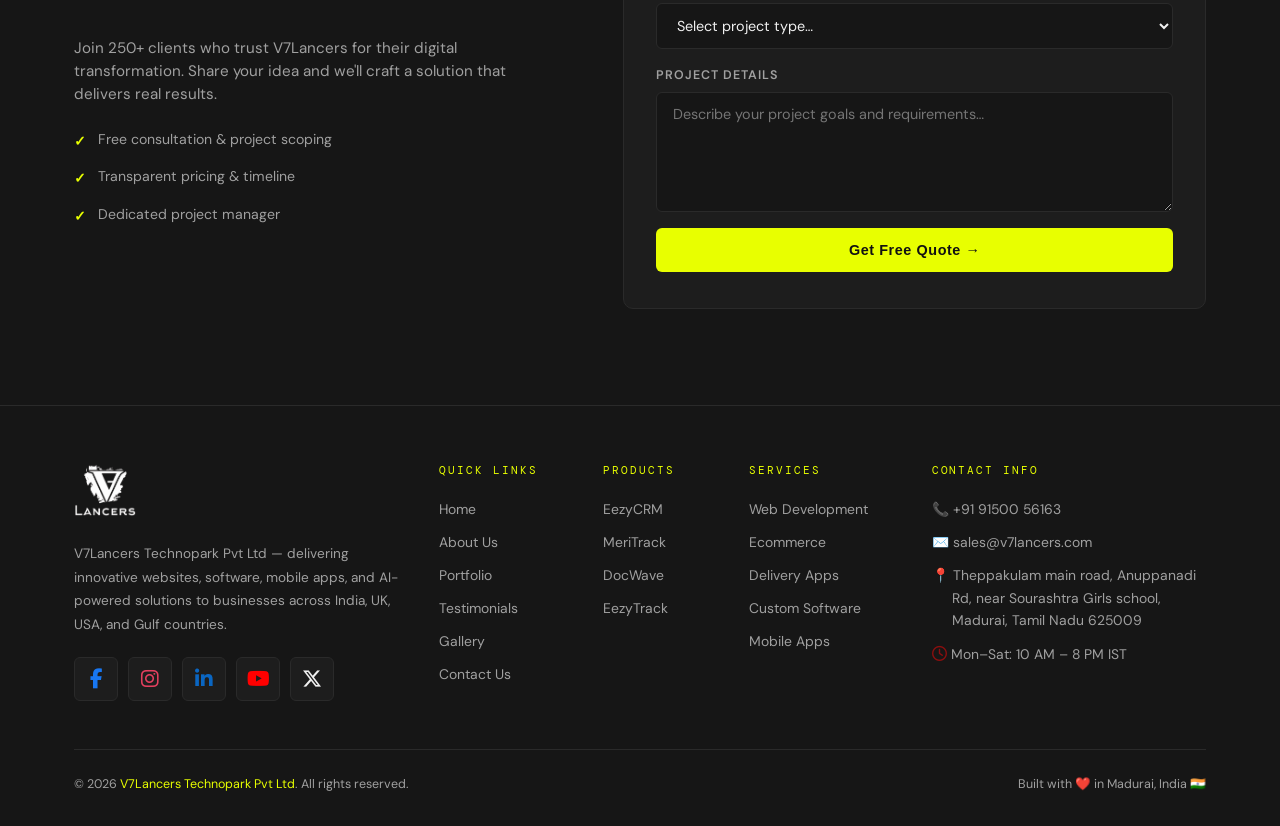
<file: portfolio.html>
<!DOCTYPE html>
<html lang="en" data-theme="dark">

<head>
  <meta charset="UTF-8" />
  <meta name="viewport" content="width=device-width, initial-scale=1.0" />
  <title>Portfolio — V7Lancers Technopark Pvt Ltd</title>
  <meta name="description"
    content="Explore V7Lancers portfolio — websites, ecommerce, mobile apps, and client success stories delivered across India and globally." />
  <link rel="preconnect" href="https://fonts.googleapis.com" />
  <link
    href="https://fonts.googleapis.com/css2?family=Bebas+Neue&family=DM+Sans:wght@300;400;500;600;700&family=DM+Mono:wght@400;500&display=swap"
    rel="stylesheet" />
  <link rel="stylesheet" href="style.css" />
  <link rel="preload" as="image" href="assets/site-logo/logo-dark.png" />
  <link rel="preload" as="image" href="assets/site-logo/logo-light.png" />
  <link rel="stylesheet" href="https://cdnjs.cloudflare.com/ajax/libs/font-awesome/6.7.2/css/all.min.css">
  <link rel="icon" type="image/png" href="assets/site-logo/favicon.png">
</head>

<body>
  <canvas id="canvas"></canvas>

  <nav id="navbar">
    <a href="index.html" class="nav-logo" aria-label="V7Lancers - Home">
      <img class="site-logo light-logo" src="assets/site-logo/logo-dark.png" alt="V7Lancers Logo" width="180"
        height="48" />
      <img class="site-logo dark-logo" src="assets/site-logo/logo-light.png" alt="V7Lancers Logo" width="180"
        height="48" />
    </a>
    <div class="nav-links">
      <a href="index.html">Home</a>
      <a href="about.html">About</a>
      <a href="products.html">Products</a>
      <a href="services.html">Services</a>
      <a href="portfolio.html" class="active">Portfolio</a>
      <a href="testimonials.html">Testimonials</a>
      <a href="gallery.html">Gallery</a>
      <button class="theme-toggle" id="themeToggle" aria-label="Toggle theme">
        <svg class="toggle-icon toggle-icon--moon" xmlns="http://www.w3.org/2000/svg" width="18" height="18"
          viewBox="0 0 24 24" fill="none" stroke="currentColor" stroke-width="2" stroke-linecap="round"
          stroke-linejoin="round">
          <path d="M21 12.79A9 9 0 1 1 11.21 3a7 7 0 0 0 9.79 9.79z" />
        </svg>
        <svg class="toggle-icon toggle-icon--sun" xmlns="http://www.w3.org/2000/svg" width="18" height="18"
          viewBox="0 0 24 24" fill="none" stroke="currentColor" stroke-width="2" stroke-linecap="round"
          stroke-linejoin="round">
          <circle cx="12" cy="12" r="5" />
          <line x1="12" y1="1" x2="12" y2="3" />
          <line x1="12" y1="21" x2="12" y2="23" />
          <line x1="4.22" y1="4.22" x2="5.64" y2="5.64" />
          <line x1="18.36" y1="18.36" x2="19.78" y2="19.78" />
          <line x1="1" y1="12" x2="3" y2="12" />
          <line x1="21" y1="12" x2="23" y2="12" />
          <line x1="4.22" y1="19.78" x2="5.64" y2="18.36" />
          <line x1="18.36" y1="5.64" x2="19.78" y2="4.22" />
        </svg>
      </button>
      <a href="contact.html" class="cta">Get Free Consultation</a>
    </div>
    <div class="mobile-controls">
      <button class="mobile-theme-toggle" id="mobileThemeToggle" aria-label="Toggle theme">
        <svg class="toggle-icon toggle-icon--sun" xmlns="http://www.w3.org/2000/svg" width="20" height="20"
          viewBox="0 0 24 24" fill="none" stroke="currentColor" stroke-width="2" stroke-linecap="round"
          stroke-linejoin="round" aria-hidden="true">
          <circle cx="12" cy="12" r="5" />
          <line x1="12" y1="1" x2="12" y2="3" />
          <line x1="12" y1="21" x2="12" y2="23" />
          <line x1="4.22" y1="4.22" x2="5.64" y2="5.64" />
          <line x1="18.36" y1="18.36" x2="19.78" y2="19.78" />
          <line x1="1" y1="12" x2="3" y2="12" />
          <line x1="21" y1="12" x2="23" y2="12" />
          <line x1="4.22" y1="19.78" x2="5.64" y2="18.36" />
          <line x1="18.36" y1="5.64" x2="19.78" y2="4.22" />
        </svg>
        <svg class="toggle-icon toggle-icon--moon" xmlns="http://www.w3.org/2000/svg" width="20" height="20"
          viewBox="0 0 24 24" fill="none" stroke="currentColor" stroke-width="2" stroke-linecap="round"
          stroke-linejoin="round" aria-hidden="true">
          <path d="M21 12.79A9 9 0 1 1 11.21 3a7 7 0 0 0 9.79 9.79z" />
        </svg>
        <span class="mobile-theme-label mobile-theme-label--dark"></span>
        <span class="mobile-theme-label mobile-theme-label--light"></span>
      </button>
      <button class="hamburger" id="hamburger" aria-label="Menu"><span></span><span></span><span></span></button>
    </div>
  </nav>
  <div class="mobile-menu" id="mobileMenu">
    <a href="index.html" onclick="closeMobile()">Home</a>
    <a href="about.html" onclick="closeMobile()">About</a>
    <a href="products.html" onclick="closeMobile()">Products</a>
    <a href="services.html" onclick="closeMobile()">Services</a>
    <a href="portfolio.html" onclick="closeMobile()">Portfolio</a>
    <a href="testimonials.html" onclick="closeMobile()">Testimonials</a>
    <a href="gallery.html" onclick="closeMobile()">Gallery</a>
    <a href="contact.html" onclick="closeMobile()">Contact</a>
  </div>

  <div class="page-hero">
    <div class="container">
      <p class="page-hero-tag">Our Work</p>
      <h1 class="page-hero-title">Project <em>Portfolio</em><br />&amp; Success Stories</h1>
      <p class="page-hero-sub">450+ successful projects across websites, ecommerce, and mobile applications —
        delivering measurable results for businesses worldwide.</p>
      <div class="page-hero-btns">
        <a href="contact.html" class="btn btn-primary">Start Your Project ↗</a>
        <a href="testimonials.html" class="btn btn-outline">Client Reviews</a>
      </div>
    </div>
  </div>

  <section style="background:var(--surface)">
    <div class="container">
      <div class="sec-header-center reveal">
        <div class="sec-tag">Project Videos</div>
        <h2 class="sec-title">Watch Our Work</h2>
        <p class="sec-body">
          Explore real client projects, website showcases, software demos, ecommerce solutions, and mobile applications
          delivered by V7Lancers.
        </p>
      </div>

      <div class="portfolio-filter reveal">
        <button class="filter-btn active" data-filter="all">All</button>
        <button class="filter-btn" data-filter="website">Websites</button>
        <button class="filter-btn" data-filter="ecommerce">Ecommerce</button>
        <button class="filter-btn" data-filter="mobile">Mobile Apps</button>
      </div>

      <div class="video-grid">

        <!-- Ecommerce -->
        <div class="video-card reveal" data-cat="ecommerce">
          <div class="video-embed">
            <iframe width="560" height="315" src="https://www.youtube.com/embed/DdaWukyjPyA?si=Ujo1s7gvmAFIdyZ7"
              title="Ecommerce Website Showcase" frameborder="0"
              allow="accelerometer; autoplay; clipboard-write; encrypted-media; gyroscope; picture-in-picture; web-share"
              referrerpolicy="strict-origin-when-cross-origin" allowfullscreen>
            </iframe>
          </div>
          <div class="video-body">
            <div class="video-title">Ecommerce Website Showcase</div>
            <p class="video-desc">
              Modern ecommerce website designed to boost online sales with a seamless shopping experience.
            </p>
          </div>
        </div>

        <div class="video-card reveal" data-cat="ecommerce">
          <div class="video-embed">
            <iframe width="560" height="315" src="https://www.youtube.com/embed/jlzoRrZFefs?si=_QFjIWVoBo3ws0ee"
              title="Bharath Snacks Ecommerce" frameborder="0"
              allow="accelerometer; autoplay; clipboard-write; encrypted-media; gyroscope; picture-in-picture; web-share"
              referrerpolicy="strict-origin-when-cross-origin" allowfullscreen>
            </iframe>
          </div>
          <div class="video-body">
            <div class="video-title">Bharath Snacks</div>
            <p class="video-desc">
              Ecommerce website featuring modern shopping, secure checkout, and seamless order management.
            </p>
          </div>
        </div>

        <div class="video-card reveal" data-cat="ecommerce">
          <div class="video-embed">
            <iframe width="560" height="315" src="https://www.youtube.com/embed/apYqJofJMEI?si=k_K31f0hAoWv50VO"
              title="Patti Thotti Ecommerce" frameborder="0"
              allow="accelerometer; autoplay; clipboard-write; encrypted-media; gyroscope; picture-in-picture; web-share"
              referrerpolicy="strict-origin-when-cross-origin" allowfullscreen>
            </iframe>
          </div>
          <div class="video-body">
            <div class="video-title">Patti Thotti</div>
            <p class="video-desc">
              Responsive ecommerce platform designed for effortless shopping and efficient order management.
            </p>
          </div>
        </div>

        <!-- Website -->
        <div class="video-card reveal" data-cat="website">
          <div class="video-embed">
            <iframe src="https://www.youtube.com/embed/hgHhzge4TQQ" title="The Ambiora Website" allowfullscreen>
            </iframe>
          </div>
          <div class="video-body">
            <div class="video-title">The Ambiora</div>
            <p class="video-desc">
              Premium hospitality website showcasing elegant UI design and responsive development.
            </p>
          </div>
        </div>

        <div class="video-card reveal" data-cat="website">
          <div class="video-embed">
            <iframe width="560" height="315" src="https://www.youtube.com/embed/zoAtGAGbrQc?si=yh_ksXv-oLaQ-7lo"
              title="YouTube video player" frameborder="0"
              allow="accelerometer; autoplay; clipboard-write; encrypted-media; gyroscope; picture-in-picture; web-share"
              referrerpolicy="strict-origin-when-cross-origin" allowfullscreen></iframe>
          </div>
          <div class="video-body">
            <div class="video-title">Greenest Doors and Window </div>
            <p class="video-desc">
              Corporate website showcasing premium doors and windows with a clean, responsive layout.
            </p>
          </div>
        </div>

        <div class="video-card reveal" data-cat="website">
          <div class="video-embed">
            <iframe width="560" height="315" src="https://www.youtube.com/embed/UOinTM4uwZ4?si=98Po-GL1xVnIGS5Q"
              title="YouTube video player" frameborder="0"
              allow="accelerometer; autoplay; clipboard-write; encrypted-media; gyroscope; picture-in-picture; web-share"
              referrerpolicy="strict-origin-when-cross-origin" allowfullscreen></iframe>
          </div>
          <div class="video-body">
            <div class="video-title">Oh Yes Events</div>
            <p class="video-desc">
              Event management website designed to showcase services, portfolios, and event experiences.
            </p>
          </div>
        </div>

        <div class="video-card reveal" data-cat="website">
          <div class="video-embed">
            <iframe width="560" height="315" src="https://www.youtube.com/embed/-McaLo1WT-8?si=BVO6B2f7LAu4YHX_"
              title="YouTube video player" frameborder="0"
              allow="accelerometer; autoplay; clipboard-write; encrypted-media; gyroscope; picture-in-picture; web-share"
              referrerpolicy="strict-origin-when-cross-origin" allowfullscreen></iframe>
          </div>
          <div class="video-body">
            <div class="video-title">Plan Your Voyages</div>
            <p class="video-desc">
              Travel agency website featuring tour packages, destinations, and booking information.
            </p>
          </div>
        </div>

        <div class="video-card reveal" data-cat="website">
          <div class="video-embed">
            <iframe width="560" height="315" src="https://www.youtube.com/embed/8VNmNx5nv9E?si=PZORrF-lHDcj3VdT"
              title="Showcasing Our Latest Logistics & Transport Website Design" frameborder="0"
              allow="accelerometer; autoplay; clipboard-write; encrypted-media; gyroscope; picture-in-picture; web-share"
              referrerpolicy="strict-origin-when-cross-origin" allowfullscreen>
            </iframe>
          </div>
          <div class="video-body">
            <div class="video-title">Logistics & Transport Website Design</div>
            <p class="video-desc">
              Responsive logistics website highlighting transport solutions with a clean, professional design.
            </p>
          </div>
        </div>

        <!-- Mobile -->
        <div class="video-card reveal" data-cat="mobile">
          <div class="video-embed">
            <iframe width="560" height="315" src="https://www.youtube.com/embed/kAa4Sf9II_Y?si=qleHEGyz0DCkWL56"
              title="Eezy Order Mobile App" frameborder="0"
              allow="accelerometer; autoplay; clipboard-write; encrypted-media; gyroscope; picture-in-picture; web-share"
              referrerpolicy="strict-origin-when-cross-origin" allowfullscreen>
            </iframe>
          </div>
          <div class="video-body">
            <div class="video-title">Eezy Order</div>
            <p class="video-desc">
              Mobile food ordering app with seamless ordering and responsive user experience.
            </p>
          </div>
        </div>

      </div>
    </div>
  </section>
  <section style="background:var(--bg)">
    <div class="container">
      <div class="sec-header-center reveal">
        <div class="sec-tag">Client Success</div>
        <h2 class="sec-title">Success Stories</h2>
        <p class="sec-body">
          Real outcomes from real partnerships — measurable impact delivered through technology.
        </p>
      </div>

      <div class="success-grid">

        <div class="success-card reveal">
          <div class="success-metric">60%</div>
          <div class="success-title">Sales Growth – Revenue Growth</div>
          <p class="success-desc">
            EezyCRM helps businesses automate their sales process, improve sales efficiency,
            and achieve 3× faster sales conversions. It also streamlines team collaboration,
            project management, and finance handling through seamless integrations.
          </p>
        </div>

        <div class="success-card reveal">
          <div class="success-metric">3X</div>
          <div class="success-title">Better Placements – Enhanced Learning</div>
          <p class="success-desc">
            MeriTrack plays a key role in training academies across India by improving the
            teaching and learning process. Through practice assessments, mock exams, and
            challenges, it helps students perform better and improves placement rates.
          </p>
        </div>

        <div class="success-card reveal">
          <div class="success-metric">100%</div>
          <div class="success-title">Secured Files – Easy Sharing</div>
          <p class="success-desc">
            DocWave enables organizations to securely store and share files in the cloud,
            providing a safe and structured environment for collaboration across departments
            while simplifying day-to-day operations.
          </p>
        </div>

      </div>
    </div>
  </section>

  <section class="quote-section" style="background:var(--surface)">
    <div class="container">
      <div class="quote-wrap">
        <div class="quote-info reveal">
          <div class="sec-tag">Your Turn</div>
          <h2 class="sec-title">Ready to Build<br /><span style="color:var(--accent)">Your Project?</span></h2>
          <p class="sec-body">Join 250+ clients who trust V7Lancers for their digital transformation. Share your idea
            and we'll craft a solution that delivers real results.</p>
          <div class="check-list" style="margin-top:24px">
            <div class="check-item">Free consultation &amp; project scoping</div>
            <div class="check-item">Transparent pricing &amp; timeline</div>
            <div class="check-item">Dedicated project manager</div>
          </div>
        </div>
        <div class="reveal">
          <div class="form-box">
            <div class="contact-form">
              <div class="form-row">
                <div class="form-group"><label>Your Name *</label><input type="text" placeholder="Full Name" /></div>
                <div class="form-group"><label>Phone *</label><input type="tel" placeholder="+91 98765 43210" /></div>
              </div>
              <div class="form-group"><label>Email *</label><input type="email" placeholder="you@company.com" /></div>
              <div class="form-group">
                <label>Project Type</label>
                <select>
                  <option value="">Select project type…</option>
                  <option>Website</option>
                  <option>Ecommerce</option>
                  <option>Mobile App</option>
                  <option>AI Product</option>
                  <option>Other</option>
                </select>
              </div>
              <div class="form-group"><label>Project Details</label><textarea
                  placeholder="Describe your project goals and requirements…"></textarea></div>
              <button class="btn btn-primary" style="width:100%;justify-content:center"
                data-submit="Get Free Quote →">Get Free Quote →</button>
            </div>
          </div>
        </div>
      </div>
    </div>
  </section>

  <footer>
    <div class="container">
      <div class="footer-grid">
        <div>
          <a href="index.html" class="nav-logo footer-brand" style="display:inline-block;margin-bottom:16px"
            aria-label="V7Lancers - Home">
            <img class="site-logo light-logo" src="assets/site-logo/logo-dark.png" alt="V7Lancers Logo" width="180"
              height="48" />
            <img class="site-logo dark-logo" src="assets/site-logo/logo-light.png" alt="V7Lancers Logo" width="180"
              height="48" />
          </a>
          <p class="footer-desc">V7Lancers Technopark Pvt Ltd — delivering innovative websites, software, mobile apps,
            and AI-powered solutions to businesses across India, UK, USA, and Gulf countries.</p>
          <div class="footer-social">
            <a href="https://www.facebook.com/v7lancersOfficial/" class="footer-social-btn" target="_blank"
              rel="noopener">
              <i class="fa-brands fa-facebook-f"></i>
            </a>

            <a href="https://www.instagram.com/v7lancers_technopark/" class="footer-social-btn" target="_blank"
              rel="noopener">
              <i class="fa-brands fa-instagram"></i>
            </a>

            <a href="https://www.linkedin.com/company/v7-lancers/?originalSubdomain=in" class="footer-social-btn"
              target="_blank" rel="noopener">
              <i class="fa-brands fa-linkedin-in"></i>
            </a>

            <a href="https://youtube.com/@v7lancers" class="footer-social-btn" target="_blank" rel="noopener">
              <i class="fa-brands fa-youtube"></i>
            </a>

            <a href="https://x.com/VLancers" class="footer-social-btn" target="_blank" rel="noopener">
              <i class="fa-brands fa-x-twitter"></i>
            </a>
          </div>
        </div>
        <div>
          <div class="footer-col-title">Quick Links</div>
          <div class="footer-links">
            <a href="index.html">Home</a>
            <a href="about.html">About Us</a>
            <a href="portfolio.html">Portfolio</a>
            <a href="testimonials.html">Testimonials</a>
            <a href="gallery.html">Gallery</a>
            <a href="contact.html">Contact Us</a>
          </div>
        </div>
        <div>
          <div class="footer-col-title">Products</div>
          <div class="footer-links">
            <a href="products.html">EezyCRM</a>
            <a href="products.html">MeriTrack</a>
            <a href="products.html">DocWave</a>
            <a href="products.html">EezyTrack</a>
          </div>
        </div>
        <div>
          <div class="footer-col-title">Services</div>
          <div class="footer-links">
            <a href="services.html#web-development">Web Development</a>
            <a href="services.html#ecommerce">Ecommerce</a>
            <a href="services.html#delivery-apps">Delivery Apps</a>
            <a href="services.html#custom-software">Custom Software</a>
            <a href="services.html#mobile-apps">Mobile Apps</a>
          </div>
        </div>
        <div>
          <div class="footer-col-title">Contact Info</div>
          <div class="footer-links">
            <a href="tel:+919150056163">📞 +91 91500 56163</a>
            <a href="mailto:sales@v7lancers.com">✉️ sales@v7lancers.com</a>
            <span style="color:var(--muted);font-size:.87rem" class="footer-address">📍 Theppakulam main road,
              Anuppanadi Rd, near Sourashtra
              Girls school, Madurai, Tamil Nadu 625009</span>
            <div>
              <i class="fa-regular fa-clock" style="color:rgb(138, 15, 15);font-size:15px"></i>
              <span style="color:var(--muted);font-size:.87rem">Mon–Sat: 10 AM – 8 PM IST</span>
            </div>
          </div>
        </div>
      </div>
      <div class="footer-bottom">
        <span>© 2026 <em>V7Lancers Technopark Pvt Ltd</em>. All rights reserved.</span>
        <span>Built with ❤️ in Madurai, India 🇮🇳</span>
      </div>
    </div>
  </footer>
  <script src="script.js"></script>
</body>

</html>
</file>
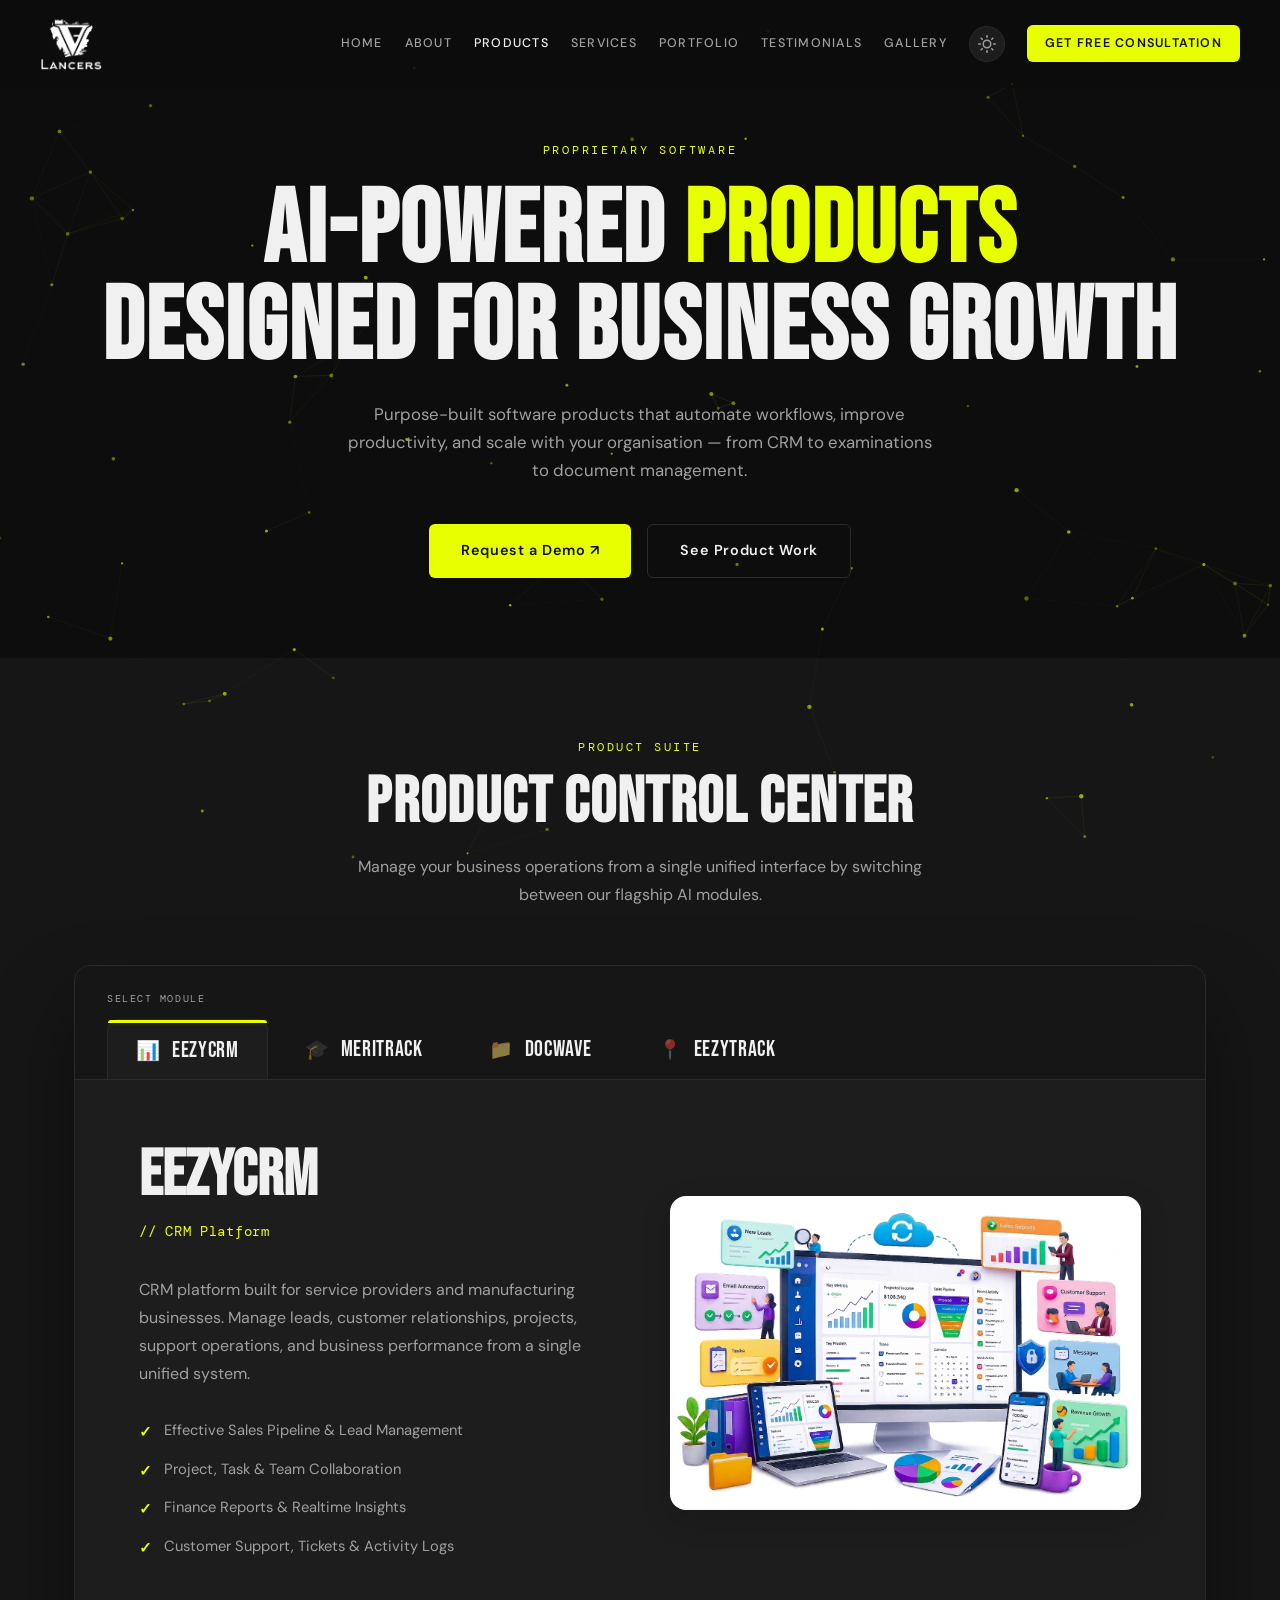
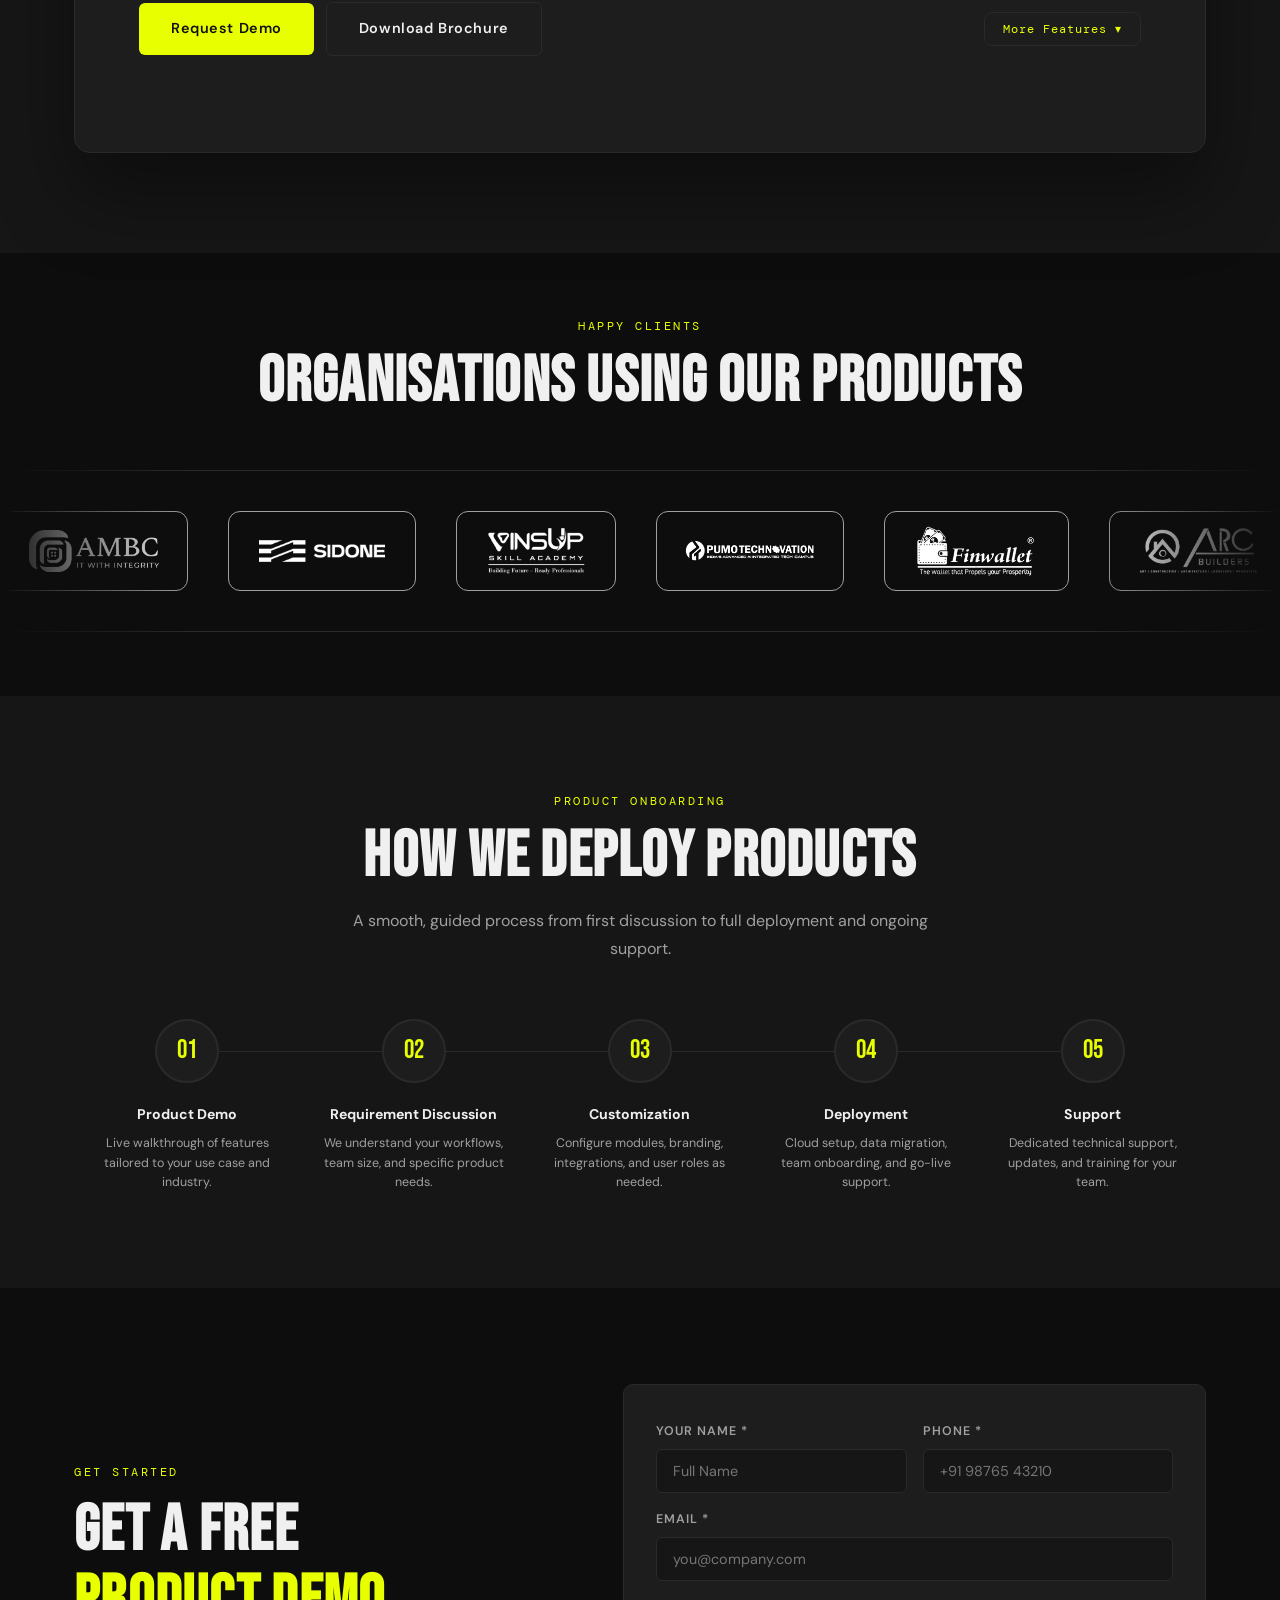
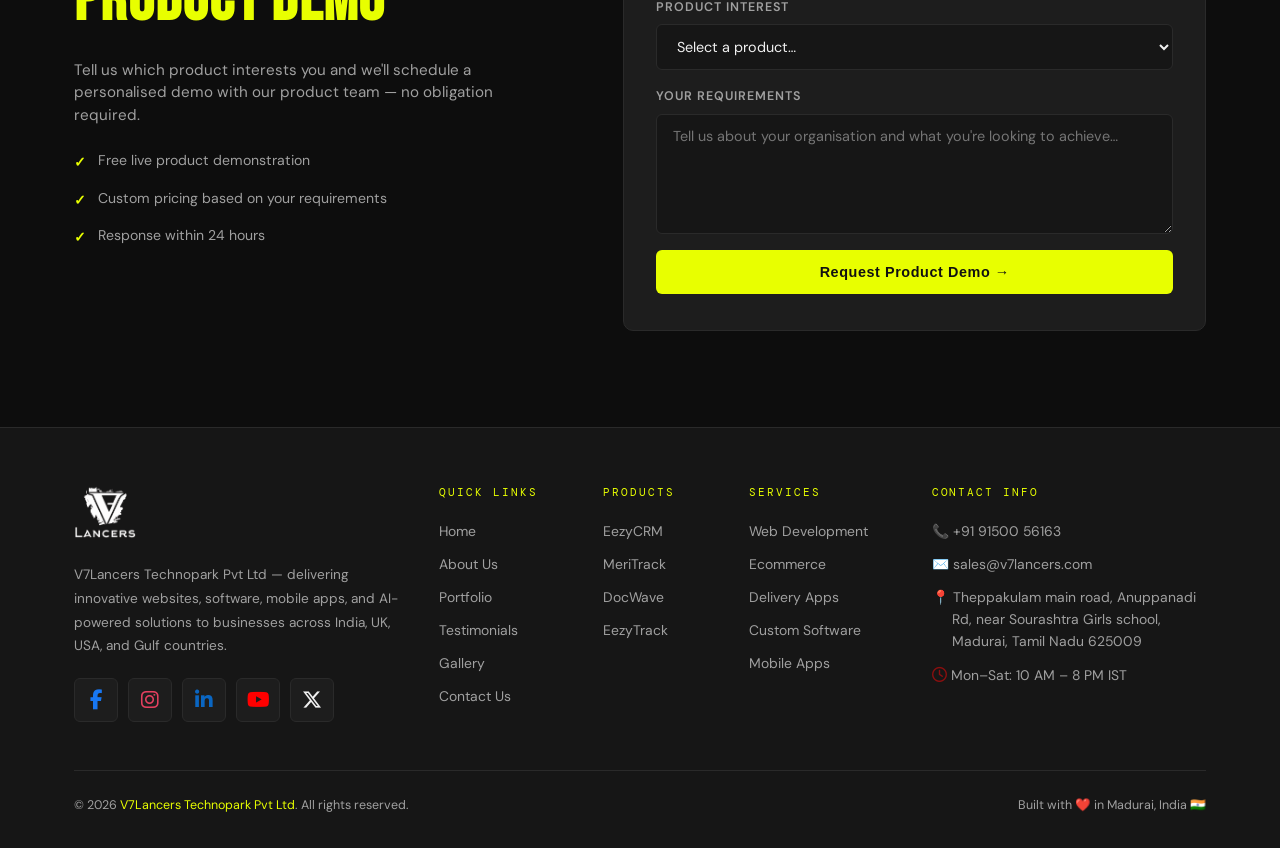
<file: products.html>
<!DOCTYPE html>
<html lang="en" data-theme="dark">

<head>
  <meta charset="UTF-8" />
  <meta name="viewport" content="width=device-width, initial-scale=1.0" />
  <title>Our Products — V7Lancers Technopark Pvt Ltd</title>
  <meta name="description"
    content="Explore V7Lancers AI-powered products: EezyCRM, MeriTrack, and DocWave — designed for business growth and operational efficiency." />
  <link rel="preconnect" href="https://fonts.googleapis.com" />
  <link
    href="https://fonts.googleapis.com/css2?family=Bebas+Neue&family=DM+Sans:wght@300;400;500;600;700&family=DM+Mono:wght@400;500&display=swap"
    rel="stylesheet" />
  <link rel="stylesheet" href="style.css" />
  <link rel="preload" as="image" href="assets/site-logo/logo-dark.png" />
  <link rel="preload" as="image" href="assets/site-logo/logo-light.png" />
  <link rel="stylesheet" href="https://cdnjs.cloudflare.com/ajax/libs/font-awesome/6.7.2/css/all.min.css">
    <link rel="icon" type="image/png" href="assets/site-logo/favicon.png">
  <style>
    /* ── PRODUCT CONTROL CENTER STYLES ── */
    .pcc-section {
      padding: 80px 0 100px;
      background: var(--surface);
    }

    .ps-section.desktop-only {
      padding: 0;
    }

    .pcc-dashboard {
      display: flex;
      flex-direction: column;
      background: var(--card);
      border: 1px solid var(--border);
      border-radius: 16px;
      overflow: hidden;
      min-height: 600px;
      box-shadow: 0 40px 80px rgba(0, 0, 0, 0.4);
    }

    /* Top Navigation Bar */
    .pcc-sidebar {
      background: var(--surface);
      padding: 24px 32px 0 32px;
      display: flex;
      flex-direction: column;
      border-bottom: 1px solid var(--border);
    }

    .pcc-nav-label {
      font-family: var(--font-mono);
      font-size: 0.65rem;
      text-transform: uppercase;
      letter-spacing: 0.15em;
      color: var(--muted);
      margin-bottom: 12px;
    }

    .pcc-tabs-container {
      display: flex;
      gap: 8px;
      overflow-x: auto;
      scrollbar-width: none;
    }

    .pcc-tabs-container::-webkit-scrollbar {
      display: none;
    }

    .pcc-tab {
      background: transparent;
      border: 1px solid transparent;
      border-bottom: none;
      color: var(--text);
      padding: 16px 28px;
      border-radius: 12px 12px 0 0;
      cursor: pointer;
      text-align: center;
      justify-content: center;
      transition: all var(--tr);
      display: flex;
      align-items: center;
      gap: 12px;
      white-space: nowrap;
      position: relative;
    }

    .pcc-tab .tab-icon {
      font-size: 1.2rem;
      opacity: 0.5;
    }

    .pcc-tab .tab-name {
      font-family: var(--font-display);
      font-size: 1.4rem;
      letter-spacing: 0.03em;
    }

    .pcc-tab:hover {
      background: rgba(255, 255, 255, 0.03);
    }

    .pcc-tab.active {
      background: var(--card);
      border-color: var(--border);
      border-bottom-color: var(--card);
      z-index: 2;
      margin-bottom: -1px;
    }

    .pcc-tab.active::after {
      content: '';
      position: absolute;
      top: 0;
      left: 0;
      right: 0;
      height: 3px;
      background: var(--accent);
      border-radius: 12px 12px 0 0;
    }

    .pcc-tab.active .tab-icon {
      opacity: 1;
      color: var(--accent);
    }

    /* Main Display Panel */
    .pcc-main {
      padding: 64px;
      position: relative;
      overflow: hidden;
      flex-grow: 1;
    }

    .pcc-panel {
      display: none;
      animation: pccFade 0.5s cubic-bezier(0.4, 0, 0.2, 1) forwards;
    }

    .pcc-panel.active {
      display: grid;
      grid-template-columns: 1fr 1fr;
      grid-template-rows: auto auto;
      gap: 60px;
      align-items: start;
    }

    /* Actions row spans full width — buttons left, More Features right */
    .pcc-actions-row {
      grid-column: 1 / -1;
      display: flex;
      align-items: center;
      gap: 12px;
      margin-top: -20px;
    }

    .pcc-actions-row .more-features-toggle {
      margin-left: auto;
      margin-bottom: 0;
    }

    /* ── MORE FEATURES ── */
    .more-features-wrap {
      margin-top: 32px;
    }

    .more-features-toggle {
      background: transparent;
      border: 1px solid var(--border);
      color: var(--accent);
      font-family: var(--font-mono);
      font-size: 0.78rem;
      letter-spacing: 0.08em;
      padding: 8px 18px;
      border-radius: 8px;
      cursor: pointer;
      display: inline-flex;
      align-items: center;
      gap: 8px;
      transition: all var(--tr);
      margin-bottom: 20px;
    }

    .more-features-toggle:hover {
      background: var(--accent);
      color: var(--on-accent);
      border-color: var(--accent);
    }

    .more-features-toggle .toggle-arrow {
      transition: transform 0.3s ease;
      display: inline-block;
    }

    .more-features-toggle.open .toggle-arrow {
      transform: rotate(180deg);
    }

    .more-features-grid {
      display: none;
      grid-template-columns: repeat(3, 1fr);
      gap: 12px;
      animation: pccFade 0.4s ease forwards;
    }

    .more-features-grid.visible {
      display: grid;
    }

    .mf-card {
      background: var(--bg);
      border: 1px solid var(--border);
      border-radius: 10px;
      padding: 16px;
      transition: border-color var(--tr);
    }

    .mf-card:hover {
      border-color: var(--accent);
    }

    .mf-card-icon {
      font-size: 1.2rem;
      margin-bottom: 8px;
      display: block;
    }

    .mf-card-title {
      font-size: 0.82rem;
      font-weight: 600;
      color: var(--text);
      margin-bottom: 4px;
    }

    .mf-card-desc {
      font-size: 0.75rem;
      color: var(--muted);
      line-height: 1.5;
    }

    @keyframes pccFade {
      from {
        opacity: 0;
        transform: translateY(20px);
      }

      to {
        opacity: 1;
        transform: translateY(0);
      }
    }

    .pcc-content h3 {
      font-family: var(--font-display);
      font-size: 4rem;
      line-height: 1;
      margin-bottom: 12px;
    }

    .pcc-tagline {
      font-family: var(--font-mono);
      color: var(--accent);
      font-size: 0.9rem;
      margin-bottom: 32px;
      display: block;
      letter-spacing: 0.05em;
    }

    /* Mock UI Visualization */
    .pcc-visual {
      display: flex;
      justify-content: center;
      align-items: center;
      width: 100%;
      height: 100%;
    }

    .pcc-image {
      width: 100%;
      max-width: 500px;
      /* Adjust as needed */
      height: auto;
      border-radius: 16px;
      box-shadow: 0 10px 30px rgba(0, 0, 0, 0.15);
      object-fit: cover;
    }

    /* Responsive adjustments */
    @media (max-width: 992px) {
      .pcc-main {
        padding: 40px 24px;
      }

      .pcc-panel.active {
        grid-template-columns: 1fr;
        grid-template-rows: auto;
      }

      .pcc-visual {
        order: -1;
        height: 280px;
      }

      .pcc-content h3 {
        font-size: 3rem;
      }

      .pcc-actions-row {
        flex-wrap: wrap;
        margin-top: 0;
      }

      .more-features-grid {
        grid-template-columns: repeat(2, 1fr);
      }
    }

    @media (max-width: 600px) {
      .pcc-sidebar {
        padding: 16px 16px 0 16px;
      }

      .pcc-tab {
        padding: 12px 16px;
      }

      .pcc-tab .tab-name {
        font-size: 1.1rem;
      }

      .more-features-grid {
        grid-template-columns: 1fr;
      }
    }

    @media (max-width: 480px) {
      .pcc-tabs-container {
        display: grid;
        grid-template-columns: repeat(2, 1fr);
      }
    }
  </style>
</head>

<body>
  <canvas id="canvas"></canvas>
  <nav id="navbar">
    <a href="index.html" class="nav-logo" aria-label="V7Lancers - Home">
      <img class="site-logo light-logo" src="assets/site-logo/logo-dark.png" alt="V7Lancers Logo" width="180"
        height="48" />
      <img class="site-logo dark-logo" src="assets/site-logo/logo-light.png" alt="V7Lancers Logo" width="180"
        height="48" />
    </a>
    <div class="nav-links">
      <a href="index.html">Home</a>
      <a href="about.html">About</a>
      <a href="products.html" class="active">Products</a>
      <a href="services.html">Services</a>
      <a href="portfolio.html">Portfolio</a>
      <a href="testimonials.html">Testimonials</a>
      <a href="gallery.html">Gallery</a>
      <button class="theme-toggle" id="themeToggle" aria-label="Toggle theme">
        <svg class="toggle-icon toggle-icon--moon" xmlns="http://www.w3.org/2000/svg" width="18" height="18"
          viewBox="0 0 24 24" fill="none" stroke="currentColor" stroke-width="2" stroke-linecap="round"
          stroke-linejoin="round">
          <path d="M21 12.79A9 9 0 1 1 11.21 3a7 7 0 0 0 9.79 9.79z" />
        </svg>
        <svg class="toggle-icon toggle-icon--sun" xmlns="http://www.w3.org/2000/svg" width="18" height="18"
          viewBox="0 0 24 24" fill="none" stroke="currentColor" stroke-width="2" stroke-linecap="round"
          stroke-linejoin="round">
          <circle cx="12" cy="12" r="5" />
          <line x1="12" y1="1" x2="12" y2="3" />
          <line x1="12" y1="21" x2="12" y2="23" />
          <line x1="4.22" y1="4.22" x2="5.64" y2="5.64" />
          <line x1="18.36" y1="18.36" x2="19.78" y2="19.78" />
          <line x1="1" y1="12" x2="3" y2="12" />
          <line x1="21" y1="12" x2="23" y2="12" />
          <line x1="4.22" y1="19.78" x2="5.64" y2="18.36" />
          <line x1="18.36" y1="5.64" x2="19.78" y2="4.22" />
        </svg>
      </button>
      <a href="contact.html" class="cta">Get Free Consultation</a>
    </div>
    <div class="mobile-controls">
      <button class="mobile-theme-toggle" id="mobileThemeToggle" aria-label="Toggle theme">
        <svg class="toggle-icon toggle-icon--sun" xmlns="http://www.w3.org/2000/svg" width="20" height="20"
          viewBox="0 0 24 24" fill="none" stroke="currentColor" stroke-width="2" stroke-linecap="round"
          stroke-linejoin="round" aria-hidden="true">
          <circle cx="12" cy="12" r="5" />
          <line x1="12" y1="1" x2="12" y2="3" />
          <line x1="12" y1="21" x2="12" y2="23" />
          <line x1="4.22" y1="4.22" x2="5.64" y2="5.64" />
          <line x1="18.36" y1="18.36" x2="19.78" y2="19.78" />
          <line x1="1" y1="12" x2="3" y2="12" />
          <line x1="21" y1="12" x2="23" y2="12" />
          <line x1="4.22" y1="19.78" x2="5.64" y2="18.36" />
          <line x1="18.36" y1="5.64" x2="19.78" y2="4.22" />
        </svg>
        <svg class="toggle-icon toggle-icon--moon" xmlns="http://www.w3.org/2000/svg" width="20" height="20"
          viewBox="0 0 24 24" fill="none" stroke="currentColor" stroke-width="2" stroke-linecap="round"
          stroke-linejoin="round" aria-hidden="true">
          <path d="M21 12.79A9 9 0 1 1 11.21 3a7 7 0 0 0 9.79 9.79z" />
        </svg>
        <span class="mobile-theme-label mobile-theme-label--dark"></span>
        <span class="mobile-theme-label mobile-theme-label--light"></span>
      </button>
      <button class="hamburger" id="hamburger" aria-label="Menu"><span></span><span></span><span></span></button>
    </div>
  </nav>

  <div class="mobile-menu" id="mobileMenu">
    <a href="index.html" onclick="closeMobile()">Home</a>
    <a href="about.html" onclick="closeMobile()">About</a>
    <a href="products.html" onclick="closeMobile()">Products</a>
    <a href="services.html" onclick="closeMobile()">Services</a>
    <a href="portfolio.html" onclick="closeMobile()">Portfolio</a>
    <a href="testimonials.html" onclick="closeMobile()">Testimonials</a>
    <a href="gallery.html" onclick="closeMobile()">Gallery</a>
    <a href="contact.html" onclick="closeMobile()">Contact</a>
  </div>

  <!-- ══════════════════════════════════════════════
       DESKTOP VERSION
  ══════════════════════════════════════════════ -->
  <section class="ps-section desktop-only">
    <div class="page-hero">
      <div class="container">
        <p class="page-hero-tag">Proprietary Software</p>
        <h1 class="page-hero-title">AI-Powered <em>Products</em><br />Designed for Business Growth</h1>
        <p class="page-hero-sub">Purpose-built software products that automate workflows, improve productivity, and
          scale
          with your organisation — from CRM to examinations to document management.</p>
        <div class="page-hero-btns">
          <a href="contact.html" class="btn btn-primary">Request a Demo ↗</a>
          <a href="portfolio.html" class="btn btn-outline">See Product Work</a>
        </div>
      </div>
    </div>

    <!-- ── PRODUCT CONTROL CENTER ── -->
    <section class="pcc-section">
      <div class="container">
        <div class="sec-header-center reveal">
          <div class="sec-tag">Product Suite</div>
          <h2 class="sec-title">Product Control Center</h2>
          <p class="sec-body">Manage your business operations from a single unified interface by switching between our
            flagship AI modules.</p>
        </div>

        <div class="pcc-dashboard reveal">

          <!-- TOP NAVIGATION TABS -->
          <aside class="pcc-sidebar">
            <div class="pcc-nav-label">Select Module</div>
            <div class="pcc-tabs-container">
              <button class="pcc-tab active" onclick="switchProduct('eezy', this)">
                <span class="tab-icon">📊</span>
                <span class="tab-name">EezyCRM</span>
              </button>
              <button class="pcc-tab" onclick="switchProduct('meri', this)">
                <span class="tab-icon">🎓</span>
                <span class="tab-name">MeriTrack</span>
              </button>
              <button class="pcc-tab" onclick="switchProduct('doc', this)">
                <span class="tab-icon">📁</span>
                <span class="tab-name">DocWave</span>
              </button>
              <button class="pcc-tab" onclick="switchProduct('eezytrack', this)">
                <span class="tab-icon">📍</span>
                <span class="tab-name">EezyTrack</span>
              </button>
            </div>
          </aside>

          <!-- MAIN PANEL AREA -->
          <main class="pcc-main">

            <!-- ══ EezyCRM PANEL ══ -->
            <div id="eezy" class="pcc-panel active">

              <div class="pcc-content">
                <h3>EezyCRM</h3>
                <span class="pcc-tagline">// CRM Platform</span>
                <p class="sec-body" style="margin-bottom:24px">
                  CRM platform built for service providers and manufacturing businesses.
                  Manage leads, customer relationships, projects, support operations,
                  and business performance from a single unified system.
                </p>
                <div class="check-list">
                  <div class="check-item">Effective Sales Pipeline & Lead Management</div>
                  <div class="check-item">Project, Task & Team Collaboration</div>
                  <div class="check-item">Finance Reports & Realtime Insights</div>
                  <div class="check-item">Customer Support, Tickets & Activity Logs</div>
                </div>
              </div>

              <div class="pcc-visual">
                <img src="assets/product/eezycrm-dashboard.png" alt="Project Preview" class="pcc-image">
              </div>

              <!-- FULL-WIDTH ACTIONS ROW -->
              <div class="pcc-actions-row">
                <a href="contact.html" class="btn btn-primary">Request Demo</a>
                <a href="assets/brochures/eezycrm-brochure.pdf" class="btn btn-outline" download>Download Brochure</a>
                <button class="more-features-toggle" onclick="toggleMoreFeatures('eezy-more', this)">
                  <span>More Features</span>
                  <span class="toggle-arrow">▾</span>
                </button>
              </div>

            </div>

            <!-- EezyCRM MORE FEATURES -->
            <div class="more-features-wrap" id="eezy-more">
              <div class="more-features-grid">

                <div class="mf-card">
                  <span class="mf-card-icon">👥</span>
                  <div class="mf-card-title">Unlimited Users</div>
                  <div class="mf-card-desc">
                    Create unlimited users across departments with role-based permissions and access.
                  </div>
                </div>

                <div class="mf-card">
                  <span class="mf-card-icon">⏰</span>
                  <div class="mf-card-title">Login Hours</div>
                  <div class="mf-card-desc">
                    Track and calculate login hours for every user to monitor attendance.
                  </div>
                </div>

                <div class="mf-card">
                  <span class="mf-card-icon">📝</span>
                  <div class="mf-card-title">Onboarding Process</div>
                  <div class="mf-card-desc">
                    Manage employee onboarding with predefined processes and checklists.
                  </div>
                </div>

                <div class="mf-card">
                  <span class="mf-card-icon">🎯</span>
                  <div class="mf-card-title">Lead Management</div>
                  <div class="mf-card-desc">
                    Create, manage, and nurture leads with reminders, notes, lead scoring, and activity logs.
                  </div>
                </div>

                <div class="mf-card">
                  <span class="mf-card-icon">👤</span>
                  <div class="mf-card-title">Customer Management</div>
                  <div class="mf-card-desc">
                    Maintain customer profiles with multiple contacts and complete interaction history.
                  </div>
                </div>

                <div class="mf-card">
                  <span class="mf-card-icon">📄</span>
                  <div class="mf-card-title">Quotations & Estimates</div>
                  <div class="mf-card-desc">
                    Create quotations and estimates, send reminders, and track quote status.
                  </div>
                </div>

                <div class="mf-card">
                  <span class="mf-card-icon">💳</span>
                  <div class="mf-card-title">Invoices & Payments</div>
                  <div class="mf-card-desc">
                    Generate invoices, monitor overdue payments, and send automatic payment reminders.
                  </div>
                </div>

                <div class="mf-card">
                  <span class="mf-card-icon">📊</span>
                  <div class="mf-card-title">Project Management</div>
                  <div class="mf-card-desc">
                    Manage projects with stages, milestones, tasks, files, and a powerful dashboard.
                  </div>
                </div>

                <div class="mf-card">
                  <span class="mf-card-icon">✅</span>
                  <div class="mf-card-title">Task Management</div>
                  <div class="mf-card-desc">
                    Assign tasks with priorities, deadlines, checklists, comments, and overdue reminders.
                  </div>
                </div>

                <div class="mf-card">
                  <span class="mf-card-icon">🎧</span>
                  <div class="mf-card-title">Support Management</div>
                  <div class="mf-card-desc">
                    Allow clients to raise support tickets and monitor them until resolution.
                  </div>
                </div>

                <div class="mf-card">
                  <span class="mf-card-icon">🎯</span>
                  <div class="mf-card-title">Goal Management</div>
                  <div class="mf-card-desc">
                    Set and monitor goals for leads, conversions, revenue, contracts, and more.
                  </div>
                </div>

                <div class="mf-card">
                  <span class="mf-card-icon">📑</span>
                  <div class="mf-card-title">Contract Management</div>
                  <div class="mf-card-desc">
                    Manage contracts with renewal history, digital signatures, and expiry reminders.
                  </div>
                </div>

                <div class="mf-card">
                  <span class="mf-card-icon">🤖</span>
                  <div class="mf-card-title">AI Reports</div>
                  <div class="mf-card-desc">
                    Generate intelligent reports and gain insights through AI-powered data analysis.
                  </div>
                </div>

                <div class="mf-card">
                  <span class="mf-card-icon">🌐</span>
                  <div class="mf-card-title">Customer Care Portal</div>
                  <div class="mf-card-desc">
                    Let clients track projects, raise tickets, download invoices, and access files.
                  </div>
                </div>

                <div class="mf-card">
                  <span class="mf-card-icon">🔗</span>
                  <div class="mf-card-title">Third-Party Integrations</div>
                  <div class="mf-card-desc">
                    Seamlessly integrate with WhatsApp, Meta, JustDial, IndiaMart, PayPal, Stripe, Razorpay, and more.
                  </div>
                </div>

              </div>
            </div>

            <!-- ══ MeriTrack PANEL ══ -->
            <div id="meri" class="pcc-panel">

              <div class="pcc-content">
                <h3>MeriTrack</h3>
                <span class="pcc-tagline">// AI Exam Platform</span>
                <p class="sec-body" style="margin-bottom:24px">
                  AI-powered examination and assessment platform designed for academies, schools,
                  colleges, coaching centres, and training organisations. Create, conduct, evaluate,
                  and monitor assessments with intelligent automation.
                </p>
                <div class="check-list">
                  <div class="check-item">Unlimited Quizzes, Assignments & Mock Examinations</div>
                  <div class="check-item">Unlimited Users & Instructor Access</div>
                  <div class="check-item">AI Question Generation by Subject & Topic</div>
                  <div class="check-item">AI Smart Proctoring & Integrity Scoring</div>
                </div>
              </div>

              <div class="pcc-visual">
                <img src="assets/product/meritrack-dashboard.png" alt="Project Preview" class="pcc-image">
              </div>

              <!-- FULL-WIDTH ACTIONS ROW -->
              <div class="pcc-actions-row">
                <a href="contact.html" class="btn btn-primary">Request Demo</a>
                <a href="assets/brochures/meritrack-brochure.pdf" class="btn btn-outline" download>Download Brochure</a>
                <button class="more-features-toggle" onclick="toggleMoreFeatures('meri-more', this)">
                  <span>More Features</span>
                  <span class="toggle-arrow">▾</span>
                </button>
              </div>

            </div>

            <!-- MeriTrack MORE FEATURES -->
            <div class="more-features-wrap" id="meri-more">
              <div class="more-features-grid">

                <div class="mf-card">
                  <span class="mf-card-icon">👥</span>
                  <div class="mf-card-title">User Groups</div>
                  <div class="mf-card-desc">
                    Create and categorize students into user groups based on course, branch, admission, or other
                    parameters.
                  </div>
                </div>

                <div class="mf-card">
                  <span class="mf-card-icon">👨‍🏫</span>
                  <div class="mf-card-title">Instructor Portal</div>
                  <div class="mf-card-desc">
                    Manage students, courses, learning materials, quizzes, exams, and student progress from one portal.
                  </div>
                </div>

                <div class="mf-card">
                  <span class="mf-card-icon">📚</span>
                  <div class="mf-card-title">Practice Sets & Assignments</div>
                  <div class="mf-card-desc">
                    Create unlimited practice sets and assignments to help students learn and earn credits.
                  </div>
                </div>

                <div class="mf-card">
                  <span class="mf-card-icon">❓</span>
                  <div class="mf-card-title">Quiz Portal</div>
                  <div class="mf-card-desc">
                    Schedule quizzes for user groups with leaderboards, reports, and progress tracking.
                  </div>
                </div>

                <div class="mf-card">
                  <span class="mf-card-icon">📝</span>
                  <div class="mf-card-title">Mock Exam Portal</div>
                  <div class="mf-card-desc">
                    Organize certification, course completion, and mock exams with multiple sections and cut-offs.
                  </div>
                </div>

                <div class="mf-card">
                  <span class="mf-card-icon">🎥</span>
                  <div class="mf-card-title">Multi-Format Questions</div>
                  <div class="mf-card-desc">
                    Create engaging questions using audio, video, comprehension, fill-in-the-blanks, and more.
                  </div>
                </div>

                <div class="mf-card">
                  <span class="mf-card-icon">📖</span>
                  <div class="mf-card-title">Learning Materials</div>
                  <div class="mf-card-desc">
                    Upload videos and digital study materials under subjects and chapters for student access.
                  </div>
                </div>

                <div class="mf-card">
                  <span class="mf-card-icon">💡</span>
                  <div class="mf-card-title">Solutions & Explanations</div>
                  <div class="mf-card-desc">
                    Allow students to view solutions and explanations after completing assessments.
                  </div>
                </div>

                <div class="mf-card">
                  <span class="mf-card-icon">📑</span>
                  <div class="mf-card-title">Multi-Section Exam</div>
                  <div class="mf-card-desc">
                    Conduct exams with multiple sections, section-wise cut-offs, and time limits.
                  </div>
                </div>

                <div class="mf-card">
                  <span class="mf-card-icon">🏆</span>
                  <div class="mf-card-title">Leader Board</div>
                  <div class="mf-card-desc">
                    Automatically generate rankings and percentiles after every assessment.
                  </div>
                </div>

                <div class="mf-card">
                  <span class="mf-card-icon">📅</span>
                  <div class="mf-card-title">Fixed & Flexible Schedules</div>
                  <div class="mf-card-desc">
                    Create exams with fixed or flexible schedules and multiple slots for different user groups.
                  </div>
                </div>

                <div class="mf-card">
                  <span class="mf-card-icon">🗂️</span>
                  <div class="mf-card-title">Question Bank</div>
                  <div class="mf-card-desc">
                    Manage 100,000+ categorized questions with easy Excel import support.
                  </div>
                </div>

                <div class="mf-card">
                  <span class="mf-card-icon">🤖</span>
                  <div class="mf-card-title">AI Question Generator</div>
                  <div class="mf-card-desc">
                    Generate questions automatically using AI from subjects or uploaded study materials.
                  </div>
                </div>

                <div class="mf-card">
                  <span class="mf-card-icon">📊</span>
                  <div class="mf-card-title">Analytical Reports</div>
                  <div class="mf-card-desc">
                    Analyze student performance with insights on speed, accuracy, strengths, and improvement areas.
                  </div>
                </div>

                <div class="mf-card">
                  <span class="mf-card-icon">💳</span>
                  <div class="mf-card-title">Subscription Plans</div>
                  <div class="mf-card-desc">
                    Create paid packages and online subscription plans to unlock quizzes and exams.
                  </div>
                </div>

              </div>
            </div>

            <!-- ══ DocWave PANEL ══ -->
            <div id="doc" class="pcc-panel">

              <div class="pcc-content">
                <h3>DocWave</h3>
                <span class="pcc-tagline">// Document Management System</span>
                <p class="sec-body" style="margin-bottom:24px">
                  AI-powered document management platform that helps organisations securely store,
                  organise, retrieve, share, and manage critical business documents while
                  maintaining compliance and control.
                </p>
                <div class="check-list">
                  <div class="check-item">Document Flow, Approvals & Workflows</div>
                  <div class="check-item">AI Deep Search & Document Retrieval</div>
                  <div class="check-item">Protected File Sharing & Privacy Controls</div>
                  <div class="check-item">Password Protection & Auto Encryption</div>
                </div>
              </div>

              <div class="pcc-visual">
                <img src="assets/product/docwave-dashboard.png" alt="Project Preview" class="pcc-image">
              </div>

              <!-- FULL-WIDTH ACTIONS ROW -->
              <div class="pcc-actions-row">
                <a href="contact.html" class="btn btn-primary">Request Demo</a>
                <a href="assets/brochures/docwave-brochure.pdf" class="btn btn-outline" download>Download Brochure</a>
                <button class="more-features-toggle" onclick="toggleMoreFeatures('doc-more', this)">
                  <span>More Features</span>
                  <span class="toggle-arrow">▾</span>
                </button>
              </div>

            </div>

            <!-- DocWave MORE FEATURES -->
            <div class="more-features-wrap" id="doc-more">
              <div class="more-features-grid">

                <div class="mf-card">
                  <span class="mf-card-icon">📁</span>
                  <div class="mf-card-title">File & Document Manager</div>
                  <div class="mf-card-desc">
                    Organize and store all files and documents centrally with different access levels.
                  </div>
                </div>

                <div class="mf-card">
                  <span class="mf-card-icon">📄</span>
                  <div class="mf-card-title">Document Version</div>
                  <div class="mf-card-desc">
                    Manage multiple document versions, view history, and restore previous versions anytime.
                  </div>
                </div>

                <div class="mf-card">
                  <span class="mf-card-icon">📤</span>
                  <div class="mf-card-title">Bulk File Upload</div>
                  <div class="mf-card-desc">
                    Upload multiple files in one click, categorize them, and assign access permissions.
                  </div>
                </div>

                <div class="mf-card">
                  <span class="mf-card-icon">🔗</span>
                  <div class="mf-card-title">File Request Link</div>
                  <div class="mf-card-desc">
                    Generate secure file request links with passwords, expiry dates, and upload limits.
                  </div>
                </div>

                <div class="mf-card">
                  <span class="mf-card-icon">🔄</span>
                  <div class="mf-card-title">Workflow Management</div>
                  <div class="mf-card-desc">
                    Route documents through multi-stage workflows with step-by-step tracking.
                  </div>
                </div>

                <div class="mf-card">
                  <span class="mf-card-icon">🗄️</span>
                  <div class="mf-card-title">Archive & Expiry Files</div>
                  <div class="mf-card-desc">
                    Automatically move files to archive or expiry folders for better organization.
                  </div>
                </div>

                <div class="mf-card">
                  <span class="mf-card-icon">🔍</span>
                  <div class="mf-card-title">Deep Search</div>
                  <div class="mf-card-desc">
                    OCR-powered search lets you find documents instantly using words inside the files.
                  </div>
                </div>

                <div class="mf-card">
                  <span class="mf-card-icon">📨</span>
                  <div class="mf-card-title">File Sharing</div>
                  <div class="mf-card-desc">
                    Securely share files with internal or external users using passwords and expiry links.
                  </div>
                </div>

                <div class="mf-card">
                  <span class="mf-card-icon">📋</span>
                  <div class="mf-card-title">Document Audit Trail</div>
                  <div class="mf-card-desc">
                    Track every document activity with a complete audit log of user actions.
                  </div>
                </div>

                <div class="mf-card">
                  <span class="mf-card-icon">💬</span>
                  <div class="mf-card-title">Comments & Notes</div>
                  <div class="mf-card-desc">
                    Add comments and notes to documents to keep track of discussions and updates.
                  </div>
                </div>

                <div class="mf-card">
                  <span class="mf-card-icon">🖨️</span>
                  <div class="mf-card-title">TWAIN Scanner</div>
                  <div class="mf-card-desc">
                    Scan documents directly into DocWave without storing them locally.
                  </div>
                </div>

                <div class="mf-card">
                  <span class="mf-card-icon">☁️</span>
                  <div class="mf-card-title">Amazon S3 Storage</div>
                  <div class="mf-card-desc">
                    Store files locally or on Amazon S3 with seamless dual-storage support.
                  </div>
                </div>

                <div class="mf-card">
                  <span class="mf-card-icon">🤖</span>
                  <div class="mf-card-title">AI Document Writer</div>
                  <div class="mf-card-desc">
                    Generate professional documents and templates instantly using integrated AI tools.
                  </div>
                </div>

              </div>
            </div>

            <!-- ══ EezyTrack PANEL ══ -->
            <div id="eezytrack" class="pcc-panel">

              <div class="pcc-content">
                <h3>EezyTrack</h3>
                <span class="pcc-tagline">// AI-Powered Field Staff Tracking Platform</span>
                <p class="sec-body" style="margin-bottom:24px">
                  Smart GPS-based tracking platform that helps businesses monitor field staff,
                  sales agents, technicians, and mobile teams with live location tracking,
                  route analytics, travel insights, and productivity monitoring.
                </p>
                <div class="check-list">
                  <div class="check-item">Live Location Tracking & Real-Time Monitoring</div>
                  <div class="check-item">Route History, Map View & Travel Analytics</div>
                  <div class="check-item">Distance Travelled & Working Time Reports</div>
                  <div class="check-item">Idle Time Detection & Field Productivity Insights</div>
                </div>
              </div>

              <div class="pcc-visual">
                <img src="assets/product/eezytrack-dashboard.png" alt="Project Preview" class="pcc-image">
              </div>

              <!-- FULL-WIDTH ACTIONS ROW -->
              <div class="pcc-actions-row">
                <a href="contact.html" class="btn btn-primary">Request Demo</a>
                <a href="assets/brochures/eezytrack-brochure.pdf" class="btn btn-outline" download>Download Brochure</a>
                <button class="more-features-toggle" onclick="toggleMoreFeatures('track-more', this)">
                  <span>More Features</span>
                  <span class="toggle-arrow">▾</span>
                </button>
              </div>

            </div>

            <!-- EezyTrack MORE FEATURES -->
            <div class="more-features-wrap" id="track-more">
              <div class="more-features-grid">
                <div class="mf-card">
                  <span class="mf-card-icon">🗺️</span>
                  <div class="mf-card-title">Live Map Dashboard</div>
                  <div class="mf-card-desc">View all field agents on a single live map with real-time position updates.
                  </div>
                </div>
                <div class="mf-card">
                  <span class="mf-card-icon">📍</span>
                  <div class="mf-card-title">Geofence Alerts</div>
                  <div class="mf-card-desc">Set virtual boundaries and get instant alerts when staff enter or exit
                    zones.</div>
                </div>
                <div class="mf-card">
                  <span class="mf-card-icon">🛣️</span>
                  <div class="mf-card-title">Route Playback & History</div>
                  <div class="mf-card-desc">Replay any staff member's travel path for any past date or time period.
                  </div>
                </div>
                <div class="mf-card">
                  <span class="mf-card-icon">⏰</span>
                  <div class="mf-card-title">Attendance & Check-In Tracking</div>
                  <div class="mf-card-desc">Auto-mark attendance based on GPS location when staff arrive at sites.</div>
                </div>
                <div class="mf-card">
                  <span class="mf-card-icon">⛽</span>
                  <div class="mf-card-title">Fuel & Expense Tracking</div>
                  <div class="mf-card-desc">Calculate travel expenses automatically based on distance covered per day.
                  </div>
                </div>
                <div class="mf-card">
                  <span class="mf-card-icon">📋</span>
                  <div class="mf-card-title">Daily Visit & Task Reports</div>
                  <div class="mf-card-desc">Auto-generate daily field activity summaries for managers and supervisors.
                  </div>
                </div>
                <div class="mf-card">
                  <span class="mf-card-icon">🔔</span>
                  <div class="mf-card-title">Manager Alerts & Notifications</div>
                  <div class="mf-card-desc">Receive alerts for idle time, late starts, missed visits, or route
                    deviations.</div>
                </div>
                <div class="mf-card">
                  <span class="mf-card-icon">📱</span>
                  <div class="mf-card-title">Staff Mobile App</div>
                  <div class="mf-card-desc">Field staff check in, update tasks, and share visit notes from the mobile
                    app.</div>
                </div>
                <div class="mf-card">
                  <span class="mf-card-icon">👥</span>
                  <div class="mf-card-title">Team & Territory Management</div>
                  <div class="mf-card-desc">Assign territories, plan routes, and group staff by region or department.
                  </div>
                </div>
                <div class="mf-card">
                  <span class="mf-card-icon">📊</span>
                  <div class="mf-card-title">Productivity Leaderboards</div>
                  <div class="mf-card-desc">Compare field performance across agents with KPI-based ranking reports.
                  </div>
                </div>
                <div class="mf-card">
                  <span class="mf-card-icon">🔗</span>
                  <div class="mf-card-title">CRM & ERP Integration</div>
                  <div class="mf-card-desc">Sync field visit data directly into your CRM or ERP for unified reporting.
                  </div>
                </div>
                <div class="mf-card">
                  <span class="mf-card-icon">🔋</span>
                  <div class="mf-card-title">Battery-Efficient Tracking</div>
                  <div class="mf-card-desc">Optimised GPS polling ensures accurate tracking with minimal battery drain.
                  </div>
                </div>
              </div>
            </div>

          </main>
        </div><!-- /.pcc-dashboard -->
      </div><!-- /.container -->
    </section><!-- /.pcc-section -->

    <!-- ── CLIENTS STRIP ── -->
    <section style="background:var(--bg);padding:64px 0">
      <div class="container">
        <div class="sec-header-center reveal">
          <div class="sec-tag">Happy Clients</div>
          <h2 class="sec-title">Organisations Using Our Products</h2>
        </div>
      </div>
      <div class="clients-strip reveal">
        <div class="clients-scroll">

          <div class="client-logo-item">
            <img src="assets/client-logo/ambc-technology.png" alt="AMBC Technology">
          </div>

          <div class="client-logo-item">
            <img src="assets/client-logo/sidone-infrastructure.png" alt="Sidone Infrastructure">
          </div>

          <div class="client-logo-item">
            <img src="assets/client-logo/vinsup.png" alt="Vinsup">
          </div>

          <div class="client-logo-item">
            <img src="assets/client-logo/pumo.png" alt="Pumo Technovation">
          </div>

          <div class="client-logo-item">
            <img src="assets/client-logo/finwallet.png" alt="Finwallet">
          </div>

          <div class="client-logo-item">
            <img src="assets/client-logo/arc-builders.png" alt="ARC Builders">
          </div>

          <div class="client-logo-item">
            <img src="assets/client-logo/padmarajam-institute.png" alt="Padmarajam Institute">
          </div>

          <div class="client-logo-item">
            <img src="assets/client-logo/banyan-engineering.png" alt="Banyan Engineering">
          </div>

          <div class="client-logo-item">
            <img src="assets/client-logo/greennest.png" alt="Greennest">
          </div>

          <div class="client-logo-item">
            <img src="assets/client-logo/dj-academy.webp" alt="DJ Academy">
          </div>

          <div class="client-logo-item">
            <img src="assets/client-logo/jfc-infrastructure.png" alt="JFC Infrastructure">
          </div>

          <div class="client-logo-item">
            <img src="assets/client-logo/e3-innovation.png" alt="E3 Innovation">
          </div>

          <div class="client-logo-item">
            <img src="assets/client-logo/finlife.webp" alt="Finlife">
          </div>

          <div class="client-logo-item">
            <img src="assets/client-logo/pro-arc-design.avif" alt="Pro Arc Design">
          </div>

          <!-- Duplicate set for infinite scroll -->

          <div class="client-logo-item">
            <img src="assets/client-logo/ambc-technology.png" alt="AMBC Technology">
          </div>

          <div class="client-logo-item">
            <img src="assets/client-logo/sidone-infrastructure.png" alt="Sidone Infrastructure">
          </div>

          <div class="client-logo-item">
            <img src="assets/client-logo/vinsup.png" alt="Vinsup">
          </div>

          <div class="client-logo-item">
            <img src="assets/client-logo/pumo.png" alt="Pumo Technovation">
          </div>

          <div class="client-logo-item">
            <img src="assets/client-logo/finwallet.png" alt="Finwallet">
          </div>

          <div class="client-logo-item">
            <img src="assets/client-logo/arc-builders.png" alt="ARC Builders">
          </div>

          <div class="client-logo-item">
            <img src="assets/client-logo/padmarajam-institute.png" alt="Padmarajam Institute">
          </div>

          <div class="client-logo-item">
            <img src="assets/client-logo/banyan-engineering.png" alt="Banyan Engineering">
          </div>

          <div class="client-logo-item">
            <img src="assets/client-logo/greennest.png" alt="Greennest">
          </div>

          <div class="client-logo-item">
            <img src="assets/client-logo/dj-academy.webp" alt="DJ Academy">
          </div>

          <div class="client-logo-item">
            <img src="assets/client-logo/jfc-infrastructure.png" alt="JFC Infrastructure">
          </div>

          <div class="client-logo-item">
            <img src="assets/client-logo/e3-innovation.png" alt="E3 Innovation">
          </div>

          <div class="client-logo-item">
            <img src="assets/client-logo/finlife.webp" alt="Finlife">
          </div>

          <div class="client-logo-item">
            <img src="assets/client-logo/pro-arc-design.avif" alt="Pro Arc Design">
          </div>

        </div>
      </div>
    </section>

    <!-- ── HOW WE DEPLOY ── -->
    <section id="process-section" style="background:var(--surface)">
      <div class="container">
        <div class="sec-header-center reveal">
          <div class="sec-tag">Product Onboarding</div>
          <h2 class="sec-title">How We Deploy Products</h2>
          <p class="sec-body">A smooth, guided process from first discussion to full deployment and ongoing support.</p>
        </div>
        <div class="process-steps reveal">
          <div class="process-step">
            <div class="step-circle">01</div>
            <div class="step-name">Product Demo</div>
            <p class="step-desc">Live walkthrough of features tailored to your use case and industry.</p>
          </div>
          <div class="process-step">
            <div class="step-circle">02</div>
            <div class="step-name">Requirement Discussion</div>
            <p class="step-desc">We understand your workflows, team size, and specific product needs.</p>
          </div>
          <div class="process-step">
            <div class="step-circle">03</div>
            <div class="step-name">Customization</div>
            <p class="step-desc">Configure modules, branding, integrations, and user roles as needed.</p>
          </div>
          <div class="process-step">
            <div class="step-circle">04</div>
            <div class="step-name">Deployment</div>
            <p class="step-desc">Cloud setup, data migration, team onboarding, and go-live support.</p>
          </div>
          <div class="process-step">
            <div class="step-circle">05</div>
            <div class="step-name">Support</div>
            <p class="step-desc">Dedicated technical support, updates, and training for your team.</p>
          </div>
        </div>
      </div>
    </section>

    <!-- ── DEMO REQUEST FORM ── -->
    <section class="quote-section" style="background-color: var(--bg);">
      <div class="container">
        <div class="quote-wrap">
          <div class="quote-info reveal">
            <div class="sec-tag">Get Started</div>
            <h2 class="sec-title">Get a Free<br /><span style="color:var(--accent)">Product Demo</span></h2>
            <p class="sec-body">Tell us which product interests you and we'll schedule a personalised demo with our
              product team — no obligation required.</p>
            <div class="check-list" style="margin-top:24px">
              <div class="check-item">Free live product demonstration</div>
              <div class="check-item">Custom pricing based on your requirements</div>
              <div class="check-item">Response within 24 hours</div>
            </div>
          </div>
          <div class="reveal">
            <div class="form-box">
              <div class="contact-form">
                <div class="form-row">
                  <div class="form-group"><label>Your Name *</label><input type="text" placeholder="Full Name" /></div>
                  <div class="form-group"><label>Phone *</label><input type="tel" placeholder="+91 98765 43210" /></div>
                </div>
                <div class="form-group"><label>Email *</label><input type="email" placeholder="you@company.com" /></div>
                <div class="form-group">
                  <label>Product Interest</label>
                  <select>
                    <option value="">Select a product…</option>
                    <option>EezyCRM — CRM &amp; Project Management</option>
                    <option>MeriTrack — Online Examination Portal</option>
                    <option>DocWave — Document Management</option>
                    <option>EezyTrack — Field Staff Tracking</option>
                    <option>Multiple Products</option>
                    <option>Not Sure Yet</option>
                  </select>
                </div>
                <div class="form-group"><label>Your Requirements</label><textarea
                    placeholder="Tell us about your organisation and what you're looking to achieve…"></textarea></div>
                <button class="btn btn-primary" style="width:100%;justify-content:center"
                  data-submit="Request Product Demo →">Request Product Demo →</button>
              </div>
            </div>
          </div>
        </div>
      </div>
    </section>

    <!-- ── FOOTER ── -->
    <footer>
      <div class="container">
        <div class="footer-grid">
          <div>
            <a href="index.html" class="nav-logo footer-brand" style="display:inline-block;margin-bottom:16px"
              aria-label="V7Lancers - Home">
              <img class="site-logo light-logo" src="assets/site-logo/logo-dark.png" alt="V7Lancers Logo" width="180"
                height="48" />
              <img class="site-logo dark-logo" src="assets/site-logo/logo-light.png" alt="V7Lancers Logo" width="180"
                height="48" />
            </a>
            <p class="footer-desc">V7Lancers Technopark Pvt Ltd — delivering innovative websites, software, mobile apps,
              and AI-powered solutions to businesses across India, UK, USA, and Gulf countries.</p>
            <div class="footer-social">
              <a href="https://www.facebook.com/v7lancersOfficial/" class="footer-social-btn" target="_blank"
                rel="noopener">
                <i class="fa-brands fa-facebook-f"></i>
              </a>

              <a href="https://www.instagram.com/v7lancers_technopark/" class="footer-social-btn" target="_blank"
                rel="noopener">
                <i class="fa-brands fa-instagram"></i>
              </a>

              <a href="https://www.linkedin.com/company/v7-lancers/?originalSubdomain=in" class="footer-social-btn"
                target="_blank" rel="noopener">
                <i class="fa-brands fa-linkedin-in"></i>
              </a>

              <a href="https://youtube.com/@v7lancers" class="footer-social-btn" target="_blank" rel="noopener">
                <i class="fa-brands fa-youtube"></i>
              </a>

              <a href="https://x.com/VLancers" class="footer-social-btn" target="_blank" rel="noopener">
                <i class="fa-brands fa-x-twitter"></i>
              </a>
            </div>
          </div>
          <div>
            <div class="footer-col-title">Quick Links</div>
            <div class="footer-links">
              <a href="index.html">Home</a>
              <a href="about.html">About Us</a>
              <a href="portfolio.html">Portfolio</a>
              <a href="testimonials.html">Testimonials</a>
              <a href="gallery.html">Gallery</a>
              <a href="contact.html">Contact Us</a>
            </div>
          </div>
          <div>
            <div class="footer-col-title">Products</div>
            <div class="footer-links">
              <a href="products.html">EezyCRM</a>
              <a href="products.html">MeriTrack</a>
              <a href="products.html">DocWave</a>
              <a href="products.html">EezyTrack</a>
            </div>
          </div>
          <div>
            <div class="footer-col-title">Services</div>
            <div class="footer-links">
              <a href="services.html#web-development">Web Development</a>
              <a href="services.html#ecommerce">Ecommerce</a>
              <a href="services.html#delivery-apps">Delivery Apps</a>
              <a href="services.html#custom-software">Custom Software</a>
              <a href="services.html#mobile-apps">Mobile Apps</a>
            </div>
          </div>
          <div>
            <div class="footer-col-title">Contact Info</div>
            <div class="footer-links">
              <a href="tel:+919150056163">📞 +91 91500 56163</a>
              <a href="mailto:sales@v7lancers.com">✉️ sales@v7lancers.com</a>
              <span style="color:var(--muted);font-size:.87rem" class="footer-address">📍 Theppakulam main road,
                Anuppanadi Rd, near Sourashtra
                Girls school, Madurai, Tamil Nadu 625009</span>
              <div>
                <i class="fa-regular fa-clock" style="color:rgb(138, 15, 15);font-size:15px"></i>
                <span style="color:var(--muted);font-size:.87rem">Mon–Sat: 10 AM – 8 PM IST</span>
              </div>
            </div>
          </div>
        </div>
        <div class="footer-bottom">
          <span>© 2026 <em>V7Lancers Technopark Pvt Ltd</em>. All rights reserved.</span>
          <span>Built with ❤️ in Madurai, India 🇮🇳</span>
        </div>
      </div>
    </footer>
  </section>

  <!-- ══════════════════════════════════════════════
       MOBILE VERSION
  ══════════════════════════════════════════════ -->
  <section class="mobile-products-page mobile-only">
    <div class="mobile-product-header">
      <h1>Product Suite</h1>
      <p>Explore our AI-powered products</p>
    </div>

    <div class="product-tip">
      Swipe to discover our products
    </div>

    <div class="product-slider" id="productSlider">

      <!-- EezyCRM -->
      <article class="product-slide" id="eezycrm">
        <img src="assets/product/eezycrm-dashboard.png" alt="EezyCRM">

        <div class="product-slide-content">
          <h2>EezyCRM</h2>
          <span class="tagline">CRM Platform</span>

          <p>
            Manage leads, customers, projects, support operations,
            and business performance from one unified system.
          </p>

          <ul class="product-features">
            <li><i class="fas fa-user-group"></i> Lead Management</li>
            <li><i class="fas fa-handshake"></i> Project Collaboration</li>
            <li><i class="fas fa-chart-pie"></i> Finance Reports</li>
            <li><i class="fas fa-headset"></i> Customer Support</li>
          </ul>

          <div class="slide-actions">
            <a href="contact.html" class="btn btn-primary">Request Demo</a>
            <a href="assets/brochures/eezycrm-brochure.pdf" class="btn btn-outline" download>
              Download Brochure
            </a>
          </div>
        </div>
      </article>

      <!-- MeriTrack -->
      <article class="product-slide" id="meritrack">
        <img src="assets/product/meritrack-dashboard.png" alt="MeriTrack">

        <div class="product-slide-content">
          <h2>MeriTrack</h2>
          <span class="tagline">AI Exam Platform</span>

          <p>
            AI-powered examination platform for schools, colleges,
            academies and training centres.
          </p>

          <ul class="product-features">
            <li><i class="fas fa-infinity"></i> Unlimited Exams</li>
            <li><i class="fas fa-robot"></i> AI Question Generation</li>
            <li><i class="fas fa-user-shield"></i> Smart Proctoring</li>
            <li><i class="fas fa-bolt"></i> Instant Evaluation</li>
          </ul>

          <div class="slide-actions">
            <a href="contact.html" class="btn btn-primary">Request Demo</a>
            <a href="assets/brochures/meritrack-brochure.pdf" class="btn btn-outline" download>
              Download Brochure
            </a>
          </div>
        </div>
      </article>

      <!-- DocWave -->
      <article class="product-slide" id="docwave">
        <img src="assets/product/docwave-dashboard.png" alt="DocWave">

        <div class="product-slide-content">
          <h2>DocWave</h2>
          <span class="tagline">Document Management</span>

          <p>
            Securely store, organize and retrieve documents with
            AI-powered search and workflow automation.
          </p>

          <ul class="product-features">
            <li><i class="fas fa-magnifying-glass"></i> AI Search</li>
            <li><i class="fas fa-diagram-project"></i> Approval Workflow</li>
            <li><i class="fas fa-share-nodes"></i> File Sharing</li>
            <li><i class="fas fa-lock"></i> Auto Encryption</li>
          </ul>

          <div class="slide-actions">
            <a href="contact.html" class="btn btn-primary">Request Demo</a>
            <a href="assets/brochures/docwave-brochure.pdf" class="btn btn-outline" download>
              Download Brochure
            </a>
          </div>
        </div>
      </article>

      <!-- EezyTrack -->
      <article class="product-slide" id="product-eezytrack">
        <img src="assets/product/eezytrack-dashboard.png" alt="EezyTrack">

        <div class="product-slide-content">
          <h2>EezyTrack</h2>
          <span class="tagline">Field Tracking Platform</span>

          <p>
            Track field teams, routes, travel activity and productivity
            in real time.
          </p>

          <ul class="product-features">
            <li><i class="fas fa-location-dot"></i> Live Tracking</li>
            <li><i class="fas fa-route"></i> Route Analytics</li>
            <li><i class="fas fa-file-lines"></i> Travel Reports</li>
            <li><i class="fas fa-chart-line"></i> Productivity Insights</li>
          </ul>

          <div class="slide-actions">
            <a href="contact.html" class="btn btn-primary">Request Demo</a>
            <a href="assets/brochures/eezytrack-brochure.pdf" class="btn btn-outline" download>
              Download Brochure
            </a>
          </div>
        </div>
      </article>

    </div>

    <div class="product-nav">
      <a href="#eezycrm">
        <i class="fas fa-users"></i>
        <span>EezyCRM</span>
      </a>

      <a href="#meritrack">
        <i class="fas fa-graduation-cap"></i>
        <span>MeriTrack</span>
      </a>

      <a href="#docwave">
        <i class="fas fa-file-lines"></i>
        <span>DocWave</span>
      </a>

      <a href="#product-eezytrack">
        <i class="fas fa-location-dot"></i>
        <span>EezyTrack</span>
      </a>
    </div>
  </section>

  <script src="script.js"></script>
  <script>
    /* ── PRODUCT SWITCHER ── */
    function switchProduct(productId, btn) {
      // Hide all more-features panels first
      document.querySelectorAll('.more-features-wrap').forEach(w => {
        w.querySelector('.more-features-grid').classList.remove('visible');
        const toggle = w.previousElementSibling?.querySelector?.('.more-features-toggle') ||
          document.querySelector(`[onclick*="${w.id}"]`);
      });
      // Reset all toggle buttons
      document.querySelectorAll('.more-features-toggle').forEach(t => {
        t.classList.remove('open');
        t.querySelector('span:first-child').textContent = 'More Features';
      });
      // Switch tabs
      document.querySelectorAll('.pcc-tab').forEach(b => b.classList.remove('active'));
      btn.classList.add('active');
      // Switch panels
      document.querySelectorAll('.pcc-panel').forEach(p => p.classList.remove('active'));
      document.getElementById(productId).classList.add('active');
    }

    /* ── MORE FEATURES TOGGLE ── */
    function toggleMoreFeatures(wrapperId, btn) {
      const grid = document.querySelector('#' + wrapperId + ' .more-features-grid');
      const isOpen = grid.classList.contains('visible');
      grid.classList.toggle('visible', !isOpen);
      btn.classList.toggle('open', !isOpen);
      btn.querySelector('span:first-child').textContent = isOpen ? 'More Features' : 'Less Features';
    }
  </script>
</body>

</html>
</file>
<file: style.css>
/* ─── VARIABLES & DESIGN SYSTEM ───────────────────────── */
:root,
[data-theme="dark"] {
  --bg: #0d0d0d;
  --surface: #161616;
  --card: #1d1d1d;
  --border: #2a2a2a;
  --accent: #e8ff00;
  --accent-rgb: 232, 255, 0;
  --accent2: #ff5c35;
  --accent2-rgb: 255, 92, 53;
  --on-accent: #111111;
  --text: #f0f0f0;
  --muted: #a0a0a0;
  --font-display: 'Bebas Neue', sans-serif;
  --font-body: 'DM Sans', sans-serif;
  --font-mono: 'DM Mono', monospace;
  --radius: 6px;
  --tr: 0.28s cubic-bezier(.4, 0, .2, 1);
  /* Smooth theme transition duration — used globally */
  --theme-tr: 0.3s ease;

  /* Nav background tokens — adapt per theme */
  --nav-bg: rgba(13, 13, 13, 0.82);
  --nav-bg-scrolled: rgba(13, 13, 13, 0.97);

  /* Overlay / scrim tokens */
  --scrim: rgba(13, 13, 13, 0.92);
  --label-bg: rgba(0, 0, 0, 0.65);
  --photo-label-bg: rgba(0, 0, 0, 0.5);

  /* Placeholder ghost color (dark default) */
  --placeholder-ghost: rgba(255, 255, 255, 0.06);

  /* CTA card inner colors */
  --cta-desc: rgba(0, 0, 0, 0.7);
  --cta-btn-bg: #0d0d0d;
  --cta-btn-color: var(--accent);

  /* Dynamic shadows to adapt cleanly across themes */
  --shadow-sm: 0 2px 8px rgba(0, 0, 0, 0.4);
  --shadow-md: 0 8px 30px rgba(0, 0, 0, 0.5);
  --shadow-lg: 0 16px 48px rgba(0, 0, 0, 0.6);
  --focus-ring: 0 0 0 3px rgba(var(--accent-rgb), 0.45);
}

/* ─── LIGHT MODE ─────────────────────────────────────── */
[data-theme="light"] {
  --bg: #f5f5f7;
  --surface: #ebebef;
  --card: #ffffff;
  --border: #d2d2d7;
  --accent: #8b0004;
  --accent-rgb: 139, 0, 4;
  --accent2: #c62828;
  --accent2-rgb: 198, 40, 40;
  --on-accent: #ffffff;
  --text: #0d0d0e;
  --muted: #48484c;

  /* Nav background tokens for light theme */
  --nav-bg: rgba(245, 245, 247, 0.92);
  --nav-bg-scrolled: rgba(245, 245, 247, 0.98);

  /* Overlay / scrim tokens for light theme */
  --scrim: rgba(245, 245, 247, 0.94);
  --label-bg: rgba(0, 0, 0, 0.45);
  --photo-label-bg: rgba(0, 0, 0, 0.35);

  /* Placeholder ghost color (light: very subtle dark tint) */
  --placeholder-ghost: rgba(0, 0, 0, 0.06);

  /* CTA card inner colors for light theme */
  --cta-desc: var(--muted);
  --cta-btn-bg: var(--accent);
  --cta-btn-color: var(--on-accent);

  /* Soft, light-mode compliant shadows */
  --shadow-sm: 0 2px 8px rgba(0, 0, 0, 0.05);
  --shadow-md: 0 8px 30px rgba(0, 0, 0, 0.08);
  --shadow-lg: 0 16px 48px rgba(0, 0, 0, 0.12);
  --focus-ring: 0 0 0 3px rgba(var(--accent-rgb), 0.35);
}

[data-theme="light"] #canvas {
  opacity: .18;
}

[data-theme="light"] .asset-preview.dark-bg {
  background: #1a1a1a;
}

[data-theme="light"] footer {
  background: var(--surface);
}

/* ─── GLOBAL UTILITIES & RESET ───────────────────────── */
*,
*::before,
*::after {
  box-sizing: border-box;
  margin: 0;
  padding: 0;
}

html {
  scroll-behavior: smooth;
  font-size: 16px;
  /* Scrollbar styles to match active theme */
  scrollbar-width: thin;
  scrollbar-color: var(--border) var(--bg);
}

/* Custom Webkit scrollbar fallback */
::-webkit-scrollbar {
  width: 10px;
}

::-webkit-scrollbar-track {
  background: var(--bg);
  transition: background var(--theme-tr);
}

::-webkit-scrollbar-thumb {
  background-color: var(--border);
  border-radius: var(--radius);
  border: 2px solid var(--bg);
  transition: background-color var(--theme-tr);
}

/* Selection highlights */
::selection {
  background-color: var(--accent);
  color: #000000;
}

[data-theme="light"] ::selection {
  color: #ffffff;
}

/*
 * ─── GLOBAL THEME TRANSITION ──────────────────────────────
 * Applied to all elements so the dark ↔ light switch is smooth
 * across EVERY component — desktop and mobile alike.
 * Only background, color, border-color and box-shadow transition;
 * layout properties are left untouched for performance.
 * ──────────────────────────────────────────────────────────
 */
*,
*::before,
*::after {
  transition:
    background-color var(--theme-tr),
    border-color var(--theme-tr),
    color var(--theme-tr),
    box-shadow var(--theme-tr),
    fill var(--theme-tr);
}

/*
 * Override: elements whose layout/visual transitions must NOT be
 * clobbered by the global theme transition get their own rule.
 */
nav,
.hamburger span,
.mobile-menu,
.mobile-menu a,
.mobile-panel,
.btn,
.service-card,
.why-card,
.product-card-home,
.hub-card,
.contact-card,
.mobile-footer-contact-card,
.gallery-item,
.gallery-lightbox,
.theme-toggle,
.site-logo,
.clients-scroll,
.client-logo-item img,
.stat-band-item,
.nav-links a,
.nav-links a.cta,
.product-nav a,
.service-nav a,
.service-bottom-nav a,
.mobile-footer-social a,
.panel-item,
.carousel-item {
  transition:
    background-color var(--theme-tr),
    border-color var(--theme-tr),
    color var(--theme-tr),
    box-shadow var(--theme-tr),
    fill var(--theme-tr),
    opacity var(--tr),
    transform var(--tr);
}

body {
  background: var(--bg);
  color: var(--text);
  font-family: var(--font-body);
  font-weight: 400;
  line-height: 1.65;
  overflow-x: hidden;
  min-height: 100vh;
  transition: background-color var(--theme-tr), color var(--theme-tr);
  -webkit-font-smoothing: antialiased;
  -moz-osx-font-smoothing: grayscale;
}

a {
  color: inherit;
  text-decoration: none;
}

img {
  display: block;
  max-width: 100%;
  height: auto;
}

ul {
  list-style: none;
}

/* Accessibility: Screen readers utility */
.sr-only {
  position: absolute;
  width: 1px;
  height: 1px;
  padding: 0;
  margin: -1px;
  overflow: hidden;
  clip: rect(0, 0, 0, 0);
  border: 0;
}

/* Cohesive Focus Outline System */
a:focus-visible,
button:focus-visible,
input:focus-visible,
textarea:focus-visible,
select:focus-visible,
.portfolio-item:focus-visible {
  outline: none;
  box-shadow: var(--focus-ring);
}

/* ─── PARTICLES ──────────────────────────────────────── */
#canvas {
  position: fixed;
  inset: 0;
  z-index: 0;
  pointer-events: none;
}

/* ─── LAYOUT ─────────────────────────────────────────── */
.container {
  max-width: 1180px;
  margin: 0 auto;
  padding: 0 24px;
  position: relative;
  z-index: 1;
}

section {
  padding: 96px 0;
}

/* ─── NAV ────────────────────────────────────────────── */
nav {
  position: fixed;
  top: 0;
  left: 0;
  right: 0;
  z-index: 100;
  display: flex;
  align-items: center;
  justify-content: space-between;
  padding: 16px 40px;
  background: var(--nav-bg);
  border-bottom: 1px solid transparent;
  transition: border-color var(--theme-tr), background-color var(--theme-tr);
}

nav.scrolled {
  border-bottom-color: var(--border);
  background: var(--nav-bg-scrolled);
}

.nav-logo {
  font-family: var(--font-display);
  font-size: 1.9rem;
  letter-spacing: .06em;
  color: var(--accent);
  display: flex;
  align-items: center;
}

.nav-logo span {
  color: var(--text);
}

.site-logo {
  height: 55px;
  width: auto;
  object-fit: contain;
  display: block;
  transition: opacity var(--tr), transform var(--tr);
  image-rendering: -webkit-optimize-contrast;
}

/* Hover effects */
a.nav-logo:hover .site-logo {
  opacity: 0.85;
  transform: scale(1.02);
}

/* Default Dark Mode logo visibility (displays Light logo) */
.site-logo.light-logo {
  display: block;
}

.site-logo.dark-logo {
  display: none;
}

/* Light Mode logo visibility (displays Dark logo) */
[data-theme="light"] .site-logo.light-logo {
  display: none;
}

[data-theme="light"] .site-logo.dark-logo {
  display: block;
}

.nav-links {
  display: flex;
  gap: 22px;
  align-items: center;
}

.nav-links a {
  font-size: .78rem;
  font-weight: 500;
  letter-spacing: .1em;
  text-transform: uppercase;
  color: var(--muted);
  transition: color var(--tr);
}

.nav-links a:hover,
.nav-links a.active {
  color: var(--text);
}

.nav-links a.cta {
  background: var(--accent);
  color: var(--on-accent);
  padding: 8px 18px;
  border-radius: var(--radius);
  font-weight: 600;
  transition: transform var(--tr), box-shadow var(--tr);
}

.nav-links a.cta:hover {
  transform: scale(1.04);
  box-shadow: var(--shadow-sm);
}

/* ─── THEME TOGGLE ───────────────────────────────────── */
.theme-toggle {
  background: var(--card);
  border: 1px solid var(--border);
  border-radius: 50%;
  width: 36px;
  height: 36px;
  cursor: pointer;
  display: flex;
  align-items: center;
  justify-content: center;
  color: var(--muted);
  transition: all var(--tr);
  flex-shrink: 0;
  padding: 0;
}

.theme-toggle:hover {
  border-color: var(--accent);
  color: var(--accent);
}

.toggle-icon--sun {
  display: block;
}

.toggle-icon--moon {
  display: none;
}

[data-theme="light"] .toggle-icon--sun {
  display: none;
}

[data-theme="light"] .toggle-icon--moon {
  display: block;
}

/* ─── HAMBURGER ──────────────────────────────────────── */
.hamburger {
  display: none;
  flex-direction: column;
  gap: 5px;
  cursor: pointer;
  background: none;
  border: none;
  padding: 4px;
}

.hamburger span {
  display: block;
  width: 24px;
  height: 2px;
  background: var(--text);
  border-radius: 2px;
  transition: transform var(--tr), opacity var(--tr);
}

.hamburger.open span:nth-child(1) {
  transform: translateY(7px) rotate(45deg);
}

.hamburger.open span:nth-child(2) {
  opacity: 0;
}

.hamburger.open span:nth-child(3) {
  transform: translateY(-7px) rotate(-45deg);
}

.mobile-menu {
  display: none;
  flex-direction: column;
  position: fixed;
  top: 0;
  left: 0;
  right: 0;
  bottom: 0;
  background: var(--bg);
  z-index: 99;
  padding-top: 100px;
  padding-bottom: 40px;
  align-items: center;
  justify-content: flex-start;
  overflow-y: auto;
  -webkit-overflow-scrolling: touch;
}

.mobile-menu a {
  font-family: var(--font-display);
  font-size: clamp(1.6rem, 5.5vh, 2.3rem);
  letter-spacing: .06em;
  padding: clamp(6px, 1.2vh, 10px) 0;
  color: var(--muted);
  transition: color var(--tr);
}

.mobile-menu a:hover {
  color: var(--accent);
}

.mobile-menu.open {
  display: flex;
}

/* ─── MOBILE THEME TOGGLE ────────────────────────────── */
.mobile-controls {
  display: none;
}

@media (max-width: 900px) {
  .mobile-controls {
    display: flex;
    align-items: center;
    gap: 12px;
  }

  .mobile-theme-toggle {
    display: flex;
    align-items: center;
    justify-content: center;
    width: 38px;
    height: 38px;
    padding: 0;
    background: var(--card);
    border: 1px solid var(--border);
    border-radius: 50%;
    color: var(--muted);
    cursor: pointer;
    transition: all var(--tr);
  }

  .mobile-theme-toggle:hover {
    border-color: var(--accent);
    color: var(--accent);
  }
}

/* ─── SECTION HEADER ─────────────────────────────────── */
.sec-tag {
  font-family: var(--font-mono);
  font-size: .72rem;
  letter-spacing: .22em;
  text-transform: uppercase;
  color: var(--accent);
  margin-bottom: 14px;
}

.sec-title {
  font-family: var(--font-display);
  font-size: clamp(2.4rem, 5vw, 4rem);
  letter-spacing: .02em;
  line-height: 1;
}

.sec-body {
  color: var(--muted);
  margin-top: 18px;
  max-width: 600px;
  font-size: 1rem;
  line-height: 1.75;
}

.sec-header {
  margin-bottom: 56px;
}

.sec-header-center {
  text-align: center;
  margin-bottom: 56px;
}

.sec-header-center .sec-body {
  margin: 18px auto 0;
}

/* ─── BUTTONS ────────────────────────────────────────── */
.btn {
  display: inline-flex;
  align-items: center;
  gap: 8px;
  padding: 14px 32px;
  border-radius: var(--radius);
  font-weight: 600;
  font-size: .9rem;
  letter-spacing: .04em;
  cursor: pointer;
  transition: transform var(--tr), box-shadow var(--tr);
  border: none;
}

.btn-primary {
  background: var(--accent);
  color: var(--on-accent);
}

.btn-primary:hover {
  transform: translateY(-2px) scale(1.02);
  box-shadow: var(--shadow-sm);
}

.btn-outline {
  border: 1px solid var(--border);
  color: var(--text);
  background: transparent;
}

.btn-outline:hover {
  transform: translateY(-2px);
  background: var(--accent);
  border-color: var(--accent);
  color: var(--on-accent);
  box-shadow: var(--shadow-sm);
}

.btn-accent2 {
  background: var(--accent2);
  color: #ffffff;
}

.btn-accent2:hover {
  transform: translateY(-2px);
  box-shadow: var(--shadow-sm);
}

/* ─── PAGE HERO / BANNER ─────────────────────────────── */
.page-hero {
  min-height: 50vh;
  display: flex;
  align-items: center;
  justify-content: center;
  text-align: center;
  padding: 140px 24px 80px;
  position: relative;
}

.page-hero-tag {
  font-family: var(--font-mono);
  font-size: .78rem;
  letter-spacing: .22em;
  text-transform: uppercase;
  color: var(--accent);
  margin-bottom: 22px;
}

.page-hero-title {
  font-family: var(--font-display);
  font-size: clamp(3rem, 8vw, 6.5rem);
  line-height: .95;
  letter-spacing: .02em;
  margin-bottom: 24px;
}

.page-hero-title em {
  color: var(--accent);
  font-style: normal;
}

.page-hero-sub {
  font-size: 1.05rem;
  color: var(--muted);
  max-width: 600px;
  margin: 0 auto 40px;
}

.page-hero-btns {
  display: flex;
  gap: 16px;
  justify-content: center;
  flex-wrap: wrap;
}

/* ─── FULL HERO (HOME) ───────────────────────────────── */
#home-hero {
  min-height: 100vh;
  display: flex;
  align-items: center;
  justify-content: center;
  text-align: center;
  padding: 120px 24px 80px;
}

.hero-eyebrow {
  font-family: var(--font-mono);
  font-size: .78rem;
  letter-spacing: .22em;
  text-transform: uppercase;
  color: var(--accent);
  margin-bottom: 28px;
  opacity: 0;
  animation: fadeUp .8s .2s forwards;
}

.hero-title {
  font-family: var(--font-display);
  font-size: clamp(3.2rem, 9vw, 7.5rem);
  line-height: .95;
  letter-spacing: .02em;
  margin-bottom: 32px;
  opacity: 0;
  animation: fadeUp .9s .35s forwards;
}

.hero-title em {
  color: var(--accent);
  font-style: normal;
}

.hero-carousel {
  display: inline-grid;
  grid-template-columns: 1fr;
  justify-items: center;
  font-style: normal;
  vertical-align: bottom;
}

.accent-text {
  color: var(--accent);
}

.carousel-item {
  grid-area: 1 / 1;
  opacity: 0;
  transform: translateY(20px);
  transition: opacity 0.5s cubic-bezier(.4, 0, .2, 1), transform 0.5s cubic-bezier(.4, 0, .2, 1);
  pointer-events: none;
}

.carousel-item.active {
  opacity: 1;
  transform: translateY(0);
  pointer-events: auto;
}

.carousel-item.exit {
  opacity: 0;
  transform: translateY(-20px);
}

.hero-sub {
  font-size: 1.05rem;
  color: var(--muted);
  max-width: 620px;
  margin: 0 auto 48px;
  opacity: 0;
  animation: fadeUp .9s .5s forwards;
  line-height: 1.75;
}

.hero-btns {
  display: flex;
  gap: 16px;
  justify-content: center;
  flex-wrap: wrap;
  opacity: 0;
  animation: fadeUp .9s .65s forwards;
}

.hero-stats {
  display: flex;
  gap: 48px;
  justify-content: center;
  margin-top: 72px;
  padding-top: 48px;
  border-top: 1px solid var(--border);
  opacity: 0;
  animation: fadeUp .9s .8s forwards;
  flex-wrap: wrap;
}

.stat-num {
  font-family: var(--font-display);
  font-size: 2.8rem;
  color: var(--accent);
}

.stat-label {
  font-size: .78rem;
  letter-spacing: .1em;
  text-transform: uppercase;
  color: var(--muted);
  margin-top: 4px;
}

/* ─── CLIENT LOGOS STRIP ─────────────────────────────── */
.clients-strip {
  padding: 40px 0;
  border-top: 1px solid var(--border);
  border-bottom: 1px solid var(--border);
  overflow: hidden;
  position: relative;
  /* Mask gradient dynamically softens hard horizontal edges */
  mask-image: linear-gradient(to right, transparent, white 15%, white 85%, transparent);
  -webkit-mask-image: linear-gradient(to right, transparent, white 15%, white 85%, transparent);
}

.clients-scroll {
  display: flex;
  gap: 40px;
  width: max-content;
  will-change: transform;
  animation: scrollX 60s linear infinite;
}

.clients-strip:hover .clients-scroll {
  animation-play-state: paused;
}

.client-logo-item {
  display: flex;
  align-items: center;
  justify-content: center;
  padding: 18px 28px;
  min-width: 150px;
  height: 80px;
  border: 1px solid var(--muted);
  border-radius: 12px;
  flex-shrink: 0;
  transition: border-color var(--tr);
}

.client-logo-item:hover {
  border-color: var(--accent);
  color: var(--accent);
}

.client-logo-item img {
  max-width: 130px;
  max-height: 50px;
  height: auto;
  width: auto;
  object-fit: contain;
  transition: filter var(--tr), transform var(--tr);

  /* Dark mode default */
  filter: brightness(0) invert(1) opacity(1);
}

/* Light mode override */
[data-theme="light"] .client-logo-item img {
  filter: none;
}

.client-logo-item:hover img {
  filter: none;
  transform: scale(1.05);
}

@keyframes scrollX {
  from {
    transform: translate3d(0, 0, 0);
  }

  to {
    transform: translate3d(-50%, 0, 0);
  }
}

/* ─── ABOUT / INCEPTION ──────────────────────────────── */
#about-section {
  background: var(--surface);
}

.about-grid {
  display: grid;
  grid-template-columns: 1.15fr 1fr;
  gap: 72px;
  align-items: center;
}

.about-image {
  position: relative;
  width: 100%;
}

.about-img-box {
  position: relative;
  width: 90%;
  aspect-ratio: 3 / 4;
  height: auto;
  border-radius: 18px;
  overflow: hidden;
  display: block;
}

.about-img {
  width: 100%;
  height: 100%;
  object-fit: cover;
  display: block;
}

.about-theme-img {
  position: absolute;
  inset: 0;
  width: 100%;
  height: 100%;
  object-fit: cover;
}

/* Theme-specific images */
.light-img {
  display: none;
}

.dark-img {
  display: block;
}

[data-theme="light"] .light-img {
  display: block;
}

[data-theme="light"] .dark-img {
  display: none;
}

.about-img-inner {
  font-family: var(--font-display);
  font-size: clamp(4rem, 10vw, 7rem);
  color: var(--accent);
  opacity: .12;
}

.about-badge {
  position: absolute;
  bottom: -12px;
  right: -24px;
  background: var(--accent);
  color: var(--on-accent);
  padding: 18px 22px;
  border-radius: var(--radius);
  font-family: var(--font-display);
  font-size: 2rem;
  line-height: 1;
  /* Lift above any stacking siblings cleanly */
  z-index: 10;
}

.about-badge small {
  display: block;
  font-family: var(--font-body);
  font-size: .65rem;
  font-weight: 600;
  letter-spacing: .12em;
  text-transform: uppercase;
}

.about-content-wrap {
  position: relative;
}

/* ─── CHECKLIST COMPONENT ────────────────────────────── */
.check-list {
  margin-top: 28px;
  display: flex;
  flex-direction: column;
  gap: 8px;
}

.check-item {
  display: flex;
  align-items: flex-start;
  gap: 12px;
  padding: 4px 0;
  font-size: .92rem;
  line-height: 1.4;
  color: var(--muted);
}

.check-item span {
  font-size: 0.92rem;
  line-height: 1.35;
  color: var(--muted);
}

.check-item::before {
  content: '✓';
  color: var(--accent);
  font-weight: 700;
  flex-shrink: 0;
  margin-top: 2px;
}

.no-tick::before {
  content: none;
}

.check-icon {
  width: 20px;
  height: 20px;
  flex-shrink: 0;
  color: var(--accent);
  margin-top: 2px;
  display: inline-block;
}

.check-icon svg,
.check-item svg {
  width: 20px;
  height: 20px;
  color: var(--accent);
  flex-shrink: 0;
  margin-top: 2px;
}

/* ─── STATS BAND ─────────────────────────────────────── */
.stats-band {
  display: grid;
  grid-template-columns: repeat(5, 1fr);
  gap: 0;
  background: var(--card);
  border: 1px solid var(--border);
  border-radius: 10px;
  overflow: hidden;
}

.stat-band-item {
  padding: 36px 28px;
  text-align: center;
  border-right: 1px solid var(--border);
  transition: background var(--tr);
}

.stat-band-item:last-child {
  border-right: none;
}

.stat-band-item:hover {
  background: var(--surface);
}

.stat-band-num {
  font-family: var(--font-display);
  font-size: 2.6rem;
  color: var(--accent);
}

.stat-band-label {
  font-size: .75rem;
  letter-spacing: .08em;
  text-transform: uppercase;
  color: var(--muted);
  margin-top: 6px;
  line-height: 1.4;
}

/* ─── SERVICES GRID ──────────────────────────────────── */
.services-grid {
  display: grid;
  grid-template-columns: repeat(3, 1fr);
  gap: 24px;
}

.desktop-service-card {
  background: var(--card);
  border: 1px solid var(--border);
  border-radius: 10px;
  padding: 36px 28px;
  transition: transform var(--tr), border-color var(--tr), box-shadow var(--tr);
  position: relative;
  overflow: hidden;
  cursor: default;
}

.desktop-service-card::before {
  content: '';
  position: absolute;
  top: 0;
  left: 0;
  right: 0;
  height: 3px;
  background: var(--accent);
  transform: scaleX(0);
  transform-origin: left;
  transition: transform var(--tr);
}

.desktop-service-card:hover {
  transform: translateY(-6px);
  box-shadow: var(--shadow-lg);
}

.service-card:hover::before {
  transform: scaleX(1);
}

.service-num {
  font-family: var(--font-mono);
  font-size: .7rem;
  color: var(--accent);
  letter-spacing: .12em;
  margin-bottom: 18px;
}

.service-icon,
.why-icon {
  width: 74px;
  height: 72px;
  display: flex;
  align-items: center;
  justify-content: center;
  border-radius: 20px;
  margin-bottom: 20px;
  font-size: 40px;
  color: var(--accent);
  transition: all var(--tr);
}

.service-name {
  font-family: var(--font-display);
  font-size: 1.7rem;
  letter-spacing: .03em;
  margin-bottom: 10px;
}

.service-desc {
  font-size: .87rem;
  color: var(--muted);
  line-height: 1.65;
}

.service-tech {
  display: flex;
  flex-wrap: wrap;
  gap: 8px;
  margin-top: 16px;
  margin-bottom: 20px;
}

.tech-tag {
  font-family: var(--font-mono);
  font-size: .66rem;
  background: rgba(var(--accent-rgb), .08);
  color: var(--accent);
  padding: 3px 8px;
  border-radius: 4px;
  border: 1px solid rgba(var(--accent-rgb), .18);
}

.service-card-cta {
  display: flex;
  flex-direction: column;
  align-items: center;
  justify-content: center;
  text-align: center;
  background: var(--accent);
  border-color: var(--accent);
  transition: transform var(--tr), border-color var(--tr), box-shadow var(--tr), background var(--tr);
}

.service-card-cta .cta-title {
  font-family: var(--font-display);
  font-size: 1.6rem;
  letter-spacing: .02em;
  color: #0d0d0e;
  margin-bottom: 14px;
  transition: color var(--tr);
}

.service-card-cta .cta-desc {
  font-size: .88rem;
  color: #48484c;
  margin-bottom: 24px;
  transition: color var(--theme-tr);
}

.service-card-cta .cta-btn {
  background: var(--cta-btn-bg);
  color: var(--cta-btn-color);
  transition: background-color var(--theme-tr), color var(--theme-tr), transform var(--tr), box-shadow var(--tr);
}

.service-card-cta .cta-btn:hover {
  transform: translateY(-2px) scale(1.02);
  box-shadow: var(--shadow-sm);
}

/* CTA Card adapts automatically via CSS variables — no [data-theme] overrides needed */
[data-theme="light"] .service-card-cta {
  background: var(--card);
  border-color: var(--accent);
  box-shadow: var(--shadow-sm);
}

[data-theme="light"] .service-card-cta:hover {
  box-shadow: var(--shadow-md);
}

/* ─── WHY US ─────────────────────────────────────────── */
#why-us {
  background: var(--bg);
}

.why-grid {
  display: grid;
  grid-template-columns: repeat(3, 1fr);
  gap: 24px;
}

.why-card {
  background: var(--card);
  border: 1px solid var(--border);
  border-radius: 10px;
  padding: 32px 28px;
  transition: transform var(--tr), border-color var(--tr), box-shadow var(--tr);
}

.why-card:hover {
  transform: translateY(-5px);
  border-color: var(--accent);
  box-shadow: var(--shadow-md);
}

.why-title {
  font-weight: 700;
  font-size: .96rem;
  margin-bottom: 8px;
}

.why-desc {
  font-size: .84rem;
  color: var(--muted);
  line-height: 1.6;
}

/* ─── PRODUCTS CARDS ─────────────────────────────────── */

.products-grid-home {
  display: grid;
  grid-template-columns: repeat(3, 1fr);
  gap: 24px;
}

.product-card-home {
  background: var(--surface);
  border: 1px solid var(--border);
  border-radius: 12px;
  padding: 32px 28px 28px;
  display: flex;
  flex-direction: column;
  position: relative;
  overflow: hidden;
  transition: transform var(--tr), box-shadow var(--tr);
}

.product-card-home::before {
  content: '';
  position: absolute;
  top: 0;
  left: 0;
  right: 0;
  height: 3px;
  background: var(--accent);
  border-radius: 12px 12px 0 0;
}

.product-card-home::after {
  content: '';
  position: absolute;
  bottom: 0;
  left: 0;
  right: 0;
  height: 3px;
  background: var(--accent);
  transform: scaleX(0);
  transform-origin: left;
  transition: transform var(--tr);
}

.product-card-home:hover {
  transform: translateY(-5px);
  box-shadow: var(--shadow-lg);
}

.product-card-home:hover::after {
  transform: scaleX(1);
}

/* ─── HEADER ROW ─────────────────────────────────────── */
.product-header-row {
  display: flex;
  align-items: center;
  gap: 14px;
  padding-bottom: 16px;
  margin-bottom: 14px;
  border-bottom: 1px solid var(--border);
}

/* ─── ICON BOX ───────────────────────────────────────── */
.product-icon {
  flex-shrink: 0;
  width: 48px;
  height: 48px;
  border-radius: 12px;
  background: rgba(var(--accent-rgb), .08);
  color: var(--accent);
  display: flex;
  align-items: center;
  justify-content: center;
}

/* ─── LABEL + NAME ───────────────────────────────────── */
.product-label {
  font-family: var(--font-mono);
  font-size: .58rem;
  letter-spacing: .16em;
  text-transform: uppercase;
  color: var(--accent);
  opacity: .8;
  margin-bottom: 3px;
  line-height: 1;
}

.product-name-big {
  font-family: var(--font-display);
  font-size: 1.4rem;
  font-weight: 50;
  letter-spacing: .01em;
  line-height: 1;
  margin-bottom: 0;
  text-transform: none;
}

/* ─── DESCRIPTION ────────────────────────────────────── */
.product-desc {
  font-size: .875rem;
  color: var(--muted);
  line-height: 1.7;
  margin: 0px;
  flex: 1;
}

/* ─── TAGS ───────────────────────────────────────────── */

/* ─── CTA ────────────────────────────────────────────── */
.product-cta {
  display: inline-flex;
  align-items: center;
  gap: 6px;
  font-family: var(--font-mono);
  font-size: .72rem;
  font-weight: 400;
  letter-spacing: .08em;
  color: var(--accent);
  border: 1px solid rgba(var(--accent-rgb), .35);
  padding: 9px 18px;
  border-radius: 6px;
  transition: all var(--tr);
  width: fit-content;
  align-self: flex-start;
  margin-top: auto;
}

.product-cta:hover {
  background: var(--accent);
  color: var(--on-accent);
}

/* ─── PROCESS STEPS ──────────────────────────────────── */
#process-section {
  background: var(--surface);
}

.process-steps {
  display: grid;
  grid-template-columns: repeat(5, 1fr);
  gap: 0;
  position: relative;
}

.process-steps::before {
  content: '';
  position: absolute;
  top: 32px;
  left: 10%;
  right: 10%;
  height: 1px;
  background: var(--border);
  z-index: 0;
}

.process-step {
  display: flex;
  flex-direction: column;
  align-items: center;
  text-align: center;
  padding: 0 16px;
  position: relative;
  z-index: 1;
}

.step-circle {
  width: 64px;
  height: 64px;
  border-radius: 50%;
  background: var(--card);
  border: 2px solid var(--border);
  display: flex;
  align-items: center;
  justify-content: center;
  font-family: var(--font-display);
  font-size: 1.6rem;
  color: var(--accent);
  margin-bottom: 20px;
  transition: border-color var(--tr), box-shadow var(--tr);
  flex-shrink: 0;
}

.process-step:hover .step-circle {
  border-color: var(--accent);
  box-shadow: 0 0 0 6px rgba(var(--accent-rgb), .1);
}

.step-name {
  font-weight: 700;
  font-size: .88rem;
  margin-bottom: 8px;
}

.step-desc {
  font-size: .78rem;
  color: var(--muted);
  line-height: 1.55;
}

/* ─── TESTIMONIALS ───────────────────────────────────── */
.testi-grid {
  display: grid;
  grid-template-columns: repeat(3, 1fr);
  gap: 24px;
}

.testi-card {
  background: var(--card);
  border: 1px solid var(--border);
  border-radius: 10px;
  padding: 32px 28px;
  transition: transform var(--tr), box-shadow var(--tr);
}

.testi-card:hover {
  transform: translateY(-5px);
  box-shadow: var(--shadow-lg);
}

.testi-stars {
  color: var(--accent);
  font-size: 1rem;
  letter-spacing: 2px;
  margin-bottom: 16px;
}

.testi-text {
  font-size: .92rem;
  color: var(--muted);
  line-height: 1.75;
  font-style: italic;
  margin-bottom: 24px;
}

.testi-author {
  display: flex;
  align-items: center;
  gap: 12px;
}

.testi-avatar {
  width: 44px;
  height: 44px;
  border-radius: 50%;
  background: var(--card);
  border: 2px solid var(--border);
  display: flex;
  align-items: center;
  justify-content: center;
  font-family: var(--font-display);
  font-size: 1.2rem;
  color: var(--accent);
  overflow: hidden;
  flex-shrink: 0;
}

.testi-avatar img {
  width: 100%;
  height: 100%;
  object-fit: cover;
}

.testi-name {
  font-weight: 700;
  font-size: .9rem;
}

.testi-company {
  font-family: var(--font-mono);
  font-size: .7rem;
  color: var(--accent);
  margin-top: 2px;
}

.testi-role {
  font-size: .76rem;
  color: var(--muted);
  margin-top: 2px;
}

.google-review-badge {
  display: inline-flex;
  align-items: center;
  gap: 10px;
  margin-top: 20px;
  padding: 8px 16px;
  background: var(--bg);
  border: 1px solid var(--border);
  border-radius: 999px;
  box-shadow: var(--shadow-sm);
  font-size: .9rem;
  color: var(--text);
}

.google-review-badge img {
  height: 24px;
  width: auto;
  display: block;
}

.google-review-badge strong {
  font-size: 1rem;
  font-weight: 700;
}

.google-review-badge .stars {
  color: #fbbc05;
  letter-spacing: 1px;
  margin: 0 4px;
}

.google-review-badge .dot {
  color: #bbb;
  margin: 0 6px;
}

.reviews-cta {
  text-align: center;
  margin-top: 48px;
}

/* ─── BLOG CARDS ─────────────────────────────────────── */
.blog-grid {
  display: grid;
  grid-template-columns: repeat(3, 1fr);
  gap: 24px;
}

.blog-card {
  background: var(--card);
  border: 1px solid var(--border);
  border-radius: 10px;
  overflow: hidden;
  transition: transform var(--tr), box-shadow var(--tr);
  cursor: pointer;
}

.blog-card:hover {
  transform: translateY(-6px);
  box-shadow: var(--shadow-lg);
}

.blog-thumb {
  height: 180px;
  background: var(--surface);
  border-bottom: 1px solid var(--border);
  display: flex;
  align-items: center;
  justify-content: center;
  font-size: 3rem;
  color: var(--placeholder-ghost);
  position: relative;
  overflow: hidden;
}

.blog-thumb img {
  width: 100%;
  height: 100%;
  object-fit: cover;
}

.blog-tag-badge {
  position: absolute;
  top: 14px;
  left: 14px;
  font-family: var(--font-mono);
  font-size: .66rem;
  background: var(--accent);
  color: var(--on-accent);
  padding: 3px 10px;
  border-radius: 4px;
  font-weight: 700;
}

.blog-body {
  padding: 22px 24px;
}

.blog-date {
  font-family: var(--font-mono);
  font-size: .68rem;
  color: var(--muted);
  letter-spacing: .1em;
  margin-bottom: 10px;
}

.blog-title {
  font-weight: 700;
  font-size: .96rem;
  line-height: 1.45;
  margin-bottom: 10px;
}

.blog-excerpt {
  font-size: .83rem;
  color: var(--muted);
  line-height: 1.65;
}

.blog-link {
  display: inline-flex;
  align-items: center;
  gap: 4px;
  margin-top: 14px;
  font-family: var(--font-mono);
  font-size: .7rem;
  color: var(--accent);
  transition: gap var(--tr);
}

.blog-card:hover .blog-link {
  gap: 8px;
}

/* ─── QUOTE / CONTACT FORM ───────────────────────────── */
.quote-wrap {
  display: grid;
  grid-template-columns: 1fr 1.2fr;
  gap: 64px;
  align-items: center;
}

.quote-info {
  display: flex;
  flex-direction: column;
  justify-content: center;
}

.quote-info .sec-title {
  margin-bottom: 12px;
  line-height: 1.1;
}

.quote-info .sec-body {
  margin-top: 10px;
  line-height: 1.5;
  font-size: 0.95rem;
}

.quote-info .check-list {
  margin-top: 20px !important;
  gap: 8px !important;
}

.quote-info .check-item {
  font-size: 0.88rem;
  line-height: 1.4;
}

.quote-info div[style*="margin-top:24px"],
.quote-info div[style*="margin-top: 24px"] {
  margin-top: 20px !important;
}

.quote-info div[style*="margin-top:28px"],
.quote-info div[style*="margin-top: 28px"] {
  margin-top: 20px !important;
}

.quote-info div[style*="gap:8px"],
.quote-info div[style*="gap: 8px"] {
  gap: 6px !important;
}

.form-box {
  background: var(--card);
  border: 1px solid var(--border);
  border-radius: 10px;
  padding: 36px 32px;
}

.contact-form {
  display: flex;
  flex-direction: column;
  gap: 16px;
}

.form-row {
  display: grid;
  grid-template-columns: 1fr 1fr;
  gap: 16px;
}

.form-group {
  display: flex;
  flex-direction: column;
  gap: 7px;
}

.form-group label {
  font-size: .78rem;
  font-weight: 600;
  letter-spacing: .08em;
  text-transform: uppercase;
  color: var(--muted);
}

.form-group input,
.form-group textarea,
.form-group select {
  background: var(--surface);
  border: 1px solid var(--border);
  border-radius: var(--radius);
  padding: 12px 16px;
  color: var(--text);
  font-family: var(--font-body);
  font-size: .9rem;
  outline: none;
  transition: border-color var(--tr), box-shadow var(--tr);
}

.form-group input:focus,
.form-group textarea:focus,
.form-group select:focus {
  border-color: var(--accent);
  box-shadow: var(--focus-ring);
}

.form-group textarea {
  min-height: 120px;
  resize: vertical;
}

.form-group select option {
  background: var(--surface);
}

/* ─── CONTACT INFO BLOCKS ────────────────────────────── */
.contact-info-grid {
  display: grid;
  grid-template-columns: repeat(2, 1fr);
  gap: 24px;
  margin-bottom: 40px;
}

.info-card {
  background: var(--card);
  border: 1px solid var(--border);
  border-radius: 10px;
  padding: 28px 24px;
  transition: transform var(--tr), border-color var(--tr);
}

.info-card:hover {
  transform: translateY(-3px);
  border-color: var(--accent);
}

.info-card-icon {
  font-size: 1.8rem;
  margin-bottom: 14px;
}

.info-card-label {
  font-family: var(--font-mono);
  font-size: .7rem;
  letter-spacing: .14em;
  text-transform: uppercase;
  color: var(--accent);
  margin-bottom: 8px;
}

.info-card-value {
  font-size: .92rem;
  color: var(--text);
  line-height: 1.65;
}

.info-card-value a {
  transition: color var(--tr);
}

.info-card-value a:hover {
  color: var(--accent);
}

.hours-table {
  display: flex;
  flex-direction: column;
  gap: 6px;
  margin-top: 8px;
}

.hours-row {
  display: flex;
  justify-content: space-between;
  font-size: .84rem;
}

.hours-day {
  color: var(--muted);
}

.hours-time {
  color: var(--text);
  font-family: var(--font-mono);
  font-size: .78rem;
}

.hours-closed {
  color: var(--accent2);
}

/* ─── MAP PLACEHOLDER ────────────────────────────────── */
.map-box {
  background: var(--card);
  border: 1px solid var(--border);
  border-radius: 10px;
  height: 360px;
  overflow: hidden;
  display: flex;
  align-items: center;
  justify-content: center;
  flex-direction: column;
  gap: 16px;
  font-size: 3rem;
}

.map-box iframe {
  width: 100%;
  height: 100%;
  border: none;
}

.map-box p {
  font-size: .88rem;
  color: var(--muted);
  text-align: center;
  max-width: 240px;
  line-height: 1.5;
}

/* ─── CONTACT PAGE ───────────────────────────────────── */
.contact-wrap {
  display: grid;
  grid-template-columns: 1fr 1fr;
  gap: 64px;
  align-items: start;
}

.contact-forms-grid {
  display: grid;
  grid-template-columns: 1fr 1fr;
  gap: 24px;
}

.location-details {
  display: flex;
  flex-direction: column;
  gap: 16px;
  margin-top: 24px;
}

.loc-row {
  display: flex;
  gap: 14px;
  align-items: flex-start;
}

.loc-icon {
  font-size: 1.1rem;
  flex-shrink: 0;
  margin-top: 2px;
}

.loc-text {
  font-size: .9rem;
  color: var(--muted);
  line-height: 1.6;
}

.loc-text a {
  color: var(--text);
  transition: color var(--tr);
}

.loc-text a:hover {
  color: var(--accent);
}

/* ─── SERVICE / PRODUCT VISUALS ──────────────────────── */
.service-visual {
  background: transparent;
  border: none;
  border-radius: 0;
  overflow: visible;
  /* Flex container so the image is always centred in the column */
  display: flex;
  align-items: center;
  justify-content: center;
  /* Give the column a defined height so the image has room to expand */
  min-height: 440px;
}

.service-visual:hover {
  border: none;
  box-shadow: none;
}

.service-visual-bg {
  display: none;
}

.service-visual-icon {
  position: relative;
  z-index: 1;
  opacity: .35;
  transition: opacity var(--tr), transform var(--tr);
}

.service-visual:hover .service-visual-icon {
  opacity: .55;
  transform: scale(1.05);
}

.service-visual-image {
  display: flex;
  justify-content: center;
  align-items: center;
}

/* ── Generic service illustration base ───────────────── */
.service-image {
  display: block;
  /* Fill the column width; natural height is preserved via aspect ratio */
  width: 100%;
  height: auto;
  /* Never let it overflow on very wide screens */
  max-width: 560px;
  margin: 0 auto;
  /* Slight upscale to absorb transparent padding common in illustrations */
  transform: scale(1.12);
  transform-origin: center center;
}

/* ── Per-image fine-tuning ───────────────────────────── */
/* web-development.png  1536×1024 — standard ratio, needs modest boost */
.service-image[src*="web-development"] {
  transform: scale(1.20);
}

/* ecommerce-development.png  1536×1024 — similar, slight boost */
.service-image[src*="ecommerce-development"] {
  transform: scale(1.10);
}

/* online-delivery.png  1536×1024 — matching boost */
.service-image[src*="online-delivery"] {
  transform: scale(1.20);
}

/* software-development.png  1127×827 — slightly taller ratio,
   push a little harder so it visually matches the others */
.service-image[src*="software-development"] {
  transform: scale(1.18);
}

/* app-development.png  1408×1024 — tallest ratio, moderate boost */
.service-image[src*="app-development"] {
  height: 550px;
  width: auto;
}



/* ─── PROCESS 7 STEPS ────────────────────────────────── */
.process-steps-7 {
  grid-template-columns: repeat(7, 1fr);
}

.process-steps-7::before {
  left: 4%;
  right: 4%;
}

.process-container {
  max-width: 1400px;
  /* increase from your normal container width */
  width: 95%;
  margin: 0 auto;
}

/* ─── SUCCESS STORIES ────────────────────────────────── */
.success-grid {
  display: grid;
  grid-template-columns: repeat(3, 1fr);
  gap: 24px;
}

.success-card {
  background: var(--card);
  border: 1px solid var(--border);
  border-radius: 10px;
  padding: 32px 28px;
  transition: transform var(--tr), border-color var(--tr), box-shadow var(--tr);
}

.success-card:hover {
  transform: translateY(-5px);
  border-color: var(--accent);
  box-shadow: var(--shadow-md);
}

.success-metric {
  font-family: var(--font-display);
  font-size: 2.4rem;
  color: var(--accent);
  margin-bottom: 8px;
}

.success-title {
  font-weight: 700;
  font-size: .96rem;
  margin-bottom: 8px;
}

.success-desc {
  font-size: .84rem;
  color: var(--muted);
  line-height: 1.65;
}

/* ─── GALLERY LIGHTBOX ───────────────────────────────── */
.gallery-lightbox {
  position: fixed;
  inset: 0;
  background: var(--scrim);
  z-index: 200;
  display: flex;
  align-items: center;
  justify-content: center;
  padding: 24px;
  opacity: 0;
  pointer-events: none;
  transition: opacity var(--tr), background-color var(--theme-tr);
}

.gallery-lightbox.open {
  opacity: 1;
  pointer-events: auto;
}

.gallery-lightbox-inner {
  background: var(--card);
  border: 1px solid var(--border);
  border-radius: 10px;
  max-width: 720px;
  width: 100%;
  padding: 40px 36px;
  text-align: center;
  position: relative;
  transform: scale(.95);
  transition: transform var(--tr);
}

.gallery-lightbox.open .gallery-lightbox-inner {
  transform: scale(1);
}

.gallery-lightbox-close {
  position: absolute;
  top: 14px;
  right: 18px;
  background: none;
  border: none;
  color: var(--muted);
  font-size: 1.4rem;
  cursor: pointer;
  transition: color var(--tr);
}

.gallery-lightbox-close:hover {
  color: var(--accent);
}

.gallery-lightbox-icon {
  font-size: 4rem;
  margin-bottom: 16px;
}

.gallery-lightbox-title {
  font-family: var(--font-display);
  font-size: 1.8rem;
  letter-spacing: .04em;
  margin-bottom: 8px;
}

.gallery-lightbox-cat {
  font-family: var(--font-mono);
  font-size: .72rem;
  color: var(--accent);
  letter-spacing: .12em;
}

/* ─── SOCIAL CARDS ───────────────────────────────────── */
.social-card-list {
  display: flex;
  flex-direction: column;
  gap: 10px;
}

.social-card {
  display: flex;
  align-items: center;
  gap: 14px;
  background: var(--surface);
  border: 1px solid var(--border);
  border-radius: var(--radius);
  padding: 14px 18px;
  transition: all var(--tr);
  text-decoration: none;
  color: inherit;
}

.social-card:hover {
  border-color: var(--accent);
  transform: translateX(5px);
  box-shadow: var(--shadow-sm);
}

.social-card-icon {
  font-size: 1.2rem;
  flex-shrink: 0;
  width: 38px;
  height: 38px;
  border-radius: 6px;
  background: var(--card);
  border: 1px solid var(--border);
  display: flex;
  align-items: center;
  justify-content: center;
}

.social-card-name {
  font-weight: 600;
  font-size: .9rem;
}

.social-card-handle {
  font-family: var(--font-mono);
  font-size: .72rem;
  color: var(--accent);
  margin-top: 2px;
}

.social-card-arrow {
  margin-left: auto;
  color: var(--muted);
  transition: transform var(--tr);
}

.social-card:hover .social-card-arrow {
  transform: translateX(4px);
  color: var(--accent);
}

/* ─── TIMELINE ───────────────────────────────────────── */
.timeline {
  position: relative;
  padding: 0 0 0 40px;
}

.timeline::before {
  content: '';
  position: absolute;
  left: 8px;
  top: 8px;
  bottom: 8px;
  width: 2px;
  background: var(--border);
}

.timeline-item {
  position: relative;
  padding: 0 0 40px 30px;
}

.timeline-item:last-child {
  padding-bottom: 0;
}

.timeline-dot {
  position: absolute;
  left: -40px;
  top: 4px;
  width: 18px;
  height: 18px;
  border-radius: 50%;
  background: var(--border);
  border: 3px solid var(--bg);
}

.timeline-year {
  font-family: var(--font-display);
  font-size: 1.4rem;
  color: var(--accent);
  margin-bottom: 6px;
}

.timeline-title {
  font-weight: 700;
  font-size: .96rem;
  margin-bottom: 6px;
}

.timeline-desc {
  font-size: .86rem;
  color: var(--muted);
  line-height: 1.6;
}

.timeline-progress-dot {
  position: absolute;
  left: 0px;
  top: 4px;
  width: 15px;
  height: 15px;
  border-radius: 50%;
  background: var(--accent);

  box-shadow: 0 0 20px var(--accent);
  z-index: 10;
  transition: top var(--tr);
}



/* ─── TIMELINE IMAGE ─────────────────────────────────── */
.timeline-left-img {
  position: relative;
  width: 100%;
  max-width: 550px;
  margin: 70px auto 0;
  overflow: hidden;
  transform: translateX(-20px);
  aspect-ratio: 1402 / 1082;
}

.timeline-left-img img {
  position: absolute;
  inset: 0;
  width: 100%;
  height: 100%;
  object-fit: contain;
  transition: opacity var(--tr);
}

/* default: light visible */
.img-light {
  opacity: 1;
}

.img-dark {
  opacity: 0;
}

/* dark mode switch */
[data-theme="dark"] .img-light {
  opacity: 0;
}

[data-theme="dark"] .img-dark {
  opacity: 1;
}

/* ═════════ DIRECTOR SECTION ═══════════════════════════ */

/* ── Director grid override ─────────────────────────────────────────────── */
.director-grid {
  align-items: stretch;
  /* both cols same height */
  gap: 0;
  /* no gap — columns touch */
  border-radius: 16px;
  overflow: hidden;
}

/* ── Photo column ───────────────────────────────────────────────────────── */
.director-photo-col {
  background: var(--bg);
  min-height: 420px;
  display: flex;
  align-items: center;
  justify-content: center;
  padding: 0;
}

/* Main profile card */
.director-profile-card {
  width: 100%;
  height: 100%;
  min-height: 420px;
  background: var(--bg);
  border: 1px solid rgba(255, 255, 255, 0.06);
  display: flex;
  flex-direction: column;
  justify-content: center;
  align-items: center;
  padding: 3rem 2rem;
  text-align: center;
  position: relative;
  overflow: hidden;
}

/* Decorative circles */
.director-profile-card::before,
.director-profile-card::after {
  content: "";
  position: absolute;
  border-radius: 50%;
  background: rgba(255, 255, 255, 0.03);
}

.director-profile-card::before {
  width: 280px;
  height: 280px;
  top: -140px;
  right: -120px;
}

.director-profile-card::after {
  width: 220px;
  height: 220px;
  bottom: -100px;
  left: -90px;
}

/* Placeholder */
.director-photo-placeholder {
  width: 170px;
  height: 210px;
  border-radius: 16px;
  background: var(--surface);
  border: 1px solid rgba(255, 255, 255, 0.08);
  display: flex;
  align-items: center;
  justify-content: center;
  margin-bottom: 2rem;
  position: relative;
  z-index: 2;
}

.director-initials {
  font-size: 64px;
  font-weight: 800;
  color: var(--muted);
  letter-spacing: -2px;
}

.director-profile-content {
  position: relative;
  z-index: 2;
}

.director-photo-name {
  color: var(--text);
  font-size: 1.6rem;
  font-weight: 700;
  margin-bottom: .75rem;
}

.director-role-pill {
  display: inline-block;
  padding: 6px 16px;
  border-radius: 999px;
  background: var(--surface);
  color: var(--primary);
  border: 1px solid rgba(255, 255, 255, .08);
  font-size: .72rem;
  font-weight: 600;
  text-transform: uppercase;
  letter-spacing: .08em;
}

.director-quote {
  max-width: 340px;
  margin: 1.5rem auto;
  color: var(--muted);
  font-size: .95rem;
  line-height: 1.8;
  font-style: italic;
}

.director-edu-badge {
  margin-top: 1.5rem;
  color: var(--muted);
  font-size: .85rem;
  line-height: 1.7;
}

/* ── Info column ────────────────────────────────────────────────────────── */
.director-info {
  display: flex;
  flex-direction: column;
  padding: 2.25rem 2rem 1.75rem;
  background: var(--surface);
}

.director-info .sec-title {
  margin-bottom: 4px;
}

.director-info .sec-body {
  margin: 8px 0 20px;
  max-width: 380px;
}

/* ── Tabs ───────────────────────────────────────────────────────────────── */
.director-tabs {
  margin-top: 0;
}

.tab-buttons {
  display: flex;
  gap: 10px;
  margin-bottom: 18px;
  flex-wrap: wrap;
}

.tab-btn {
  padding: 9px 18px;
  border: 1px solid var(--border);
  background: transparent;
  color: var(--text);
  border-radius: 999px;
  cursor: pointer;
  font: inherit;
  font-size: 0.875rem;
  font-weight: 600;
  transition: background 0.2s ease, color 0.2s ease, border-color 0.2s ease;
}

.tab-btn:hover {
  border-color: var(--accent);
  color: var(--accent);
}

.tab-btn.active {
  background: var(--accent);
  color: var(--on-accent);
  border-color: var(--accent);
}

.tab-content {
  display: none;
  animation: fadeTab 0.22s ease;
}

.tab-content.active {
  display: block;
}

@keyframes fadeTab {
  from {
    opacity: 0;
    transform: translateY(5px);
  }

  to {
    opacity: 1;
    transform: translateY(0);
  }
}

/* ── Check list (highlights tab) ───────────────────────────────────────── */

.director-info .check-item {
  display: flex;
  align-items: flex-start;
  gap: 10px;
  font-size: 0.9rem;
  color: var(--text);
  line-height: 1.5;
  padding: 0;
  min-height: auto;
}

/* ── Role cards (roles tab) ─────────────────────────────────────────────── */
.role-cards {
  display: flex;
  flex-direction: column;
  gap: 8px;
}

.role-card {
  display: flex;
  align-items: flex-start;
  gap: 12px;
  padding: 10px 14px;
  background: var(--bg);
  border-radius: 10px;
  border: 1px solid var(--border);
}

.role-card-icon {
  width: 34px;
  height: 34px;
  flex-shrink: 0;
  border-radius: 8px;
  background: color-mix(in srgb, var(--accent) 12%, transparent);
  display: flex;
  align-items: center;
  justify-content: center;
  font-size: 17px;
  color: var(--accent);
}

.role-card-title {
  font-size: 13.5px;
  font-weight: 600;
  color: var(--text);
  line-height: 1.3;
}

.role-card-sub {
  font-size: 12px;
  color: var(--muted);
  margin-top: 2px;
}

/* ── Stats row ──────────────────────────────────────────────────────────── */
.director-stats {
  display: grid;
  grid-template-columns: repeat(3, 1fr);
  gap: 8px;
  margin-top: auto;
  padding-top: 1.75rem;
}

.director-stat {
  background: var(--bg);
  border: 1px solid var(--border);
  border-radius: 10px;
  padding: 10px 12px;
  text-align: center;
}

.director-stat .stat-num {
  display: block;
  font-size: 20px;
  font-weight: 700;
  color: var(--text);
}

.director-stat .stat-label {
  display: block;
  font-size: 11px;
  color: var(--muted);
  margin-top: 2px;
}

/* ── Responsive ─────────────────────────────────────────────────────────── */
@media (max-width: 768px) {
  .director-grid {
    grid-template-columns: 1fr;
    border-radius: 14px;
  }

  .director-photo-col {
    min-height: 280px;
    padding: 1.5rem 1.25rem 1.25rem;
    flex-direction: row;
    flex-wrap: wrap;
    justify-content: center;
    gap: 1rem;
  }

  .director-photo-placeholder {
    width: 100px;
    height: 120px;
    margin-bottom: 0;
  }

  .director-initials {
    font-size: 32px;
  }

  .director-photo-label {
    margin-top: 0;
    align-self: flex-end;
    text-align: left;
  }

  .director-edu-badge {
    width: 100%;
    text-align: center;
    margin-top: 8px;
  }

  .director-info {
    padding: 1.5rem 1.25rem 1.25rem;
  }

  .director-stats {
    grid-template-columns: repeat(3, 1fr);
  }
}


/* ─── TEAM CARDS ─────────────────────────────────────── */
.team-grid {
  display: grid;
  grid-template-columns: repeat(4, 1fr);
  gap: 24px;
}

.team-card {
  background: var(--surface);
  border: 1px solid var(--border);
  border-radius: 10px;
  overflow: hidden;
  transition: transform var(--tr), box-shadow var(--tr);
}

.team-card:hover {
  transform: translateY(-6px);
  box-shadow: var(--shadow-lg);
}

.team-photo {
  height: 220px;
  background: var(--card);
  border-bottom: 1px solid var(--border);
  display: flex;
  align-items: center;
  justify-content: center;
  font-family: var(--font-display);
  font-size: 5rem;
  color: var(--accent);
  opacity: .25;
  position: relative;
  overflow: hidden;
}

.team-photo img {
  width: 100%;
  height: 100%;
  object-fit: cover;
  opacity: 1;
}

.team-photo-label {
  position: absolute;
  bottom: 8px;
  right: 8px;
  font-family: var(--font-mono);
  font-size: .58rem;
  color: var(--muted);
  background: var(--photo-label-bg);
  padding: 3px 8px;
  border-radius: 4px;
}

.team-body {
  padding: 20px 22px;
}

.team-name {
  font-weight: 700;
  font-size: .96rem;
  margin-bottom: 4px;
}

.team-role {
  font-family: var(--font-mono);
  font-size: 0.65rem;
  color: var(--accent);
  letter-spacing: .08em;
  margin-bottom: 10px;
}

.team-bio {
  font-size: .82rem;
  color: var(--muted);
  line-height: 1.6;
}

.team-socials {
  display: flex;
  gap: 4px;
  margin-top: 14px;
}

.team-socials a {
  width: 30px;
  height: 30px;
  border: none;
  background: transparent;
  padding: 0;
  display: flex;
  align-items: center;
  justify-content: center;
  transition: var(--tr);
}

.team-socials a:hover {
  background: var(--surface);
  transform: translateY(-3px);
}

/* ─── AWARDS GRID ────────────────────────────────────── */
.awards-grid {
  display: grid;
  grid-template-columns: repeat(3, 1fr);
  gap: 24px;
}

.award-card {
  background: var(--card);
  border: 1px solid var(--border);
  border-radius: 10px;
  padding: 32px 28px;
  text-align: center;
  transition: transform var(--tr), border-color var(--tr), box-shadow var(--tr);
}

.award-card:hover {
  transform: translateY(-5px);
  border-color: var(--accent);
  box-shadow: var(--shadow-md);
}

.award-icon {
  font-size: 2.4rem;
  margin-bottom: 14px;
}

.award-name {
  font-weight: 700;
  font-size: .96rem;
  margin-bottom: 6px;
}

.award-org {
  font-family: var(--font-mono);
  font-size: .7rem;
  color: var(--accent);
  letter-spacing: .08em;
  margin-bottom: 8px;
}

.award-year {
  font-size: .78rem;
  color: var(--muted);
}

/* ─── INSTITUTION LOGO ────────────────────────────────────── */


.institution-section {
  padding: 80px 0;
  background: var(--bg);
}

.college-grid {
  display: grid;
  grid-template-columns: repeat(4, 1fr);
  gap: 24px;
  margin-top: 48px;
}

.college-card {
  background: var(--card);
  border: 1px solid var(--border);
  border-radius: 18px;
  padding: 24px;
  min-height: 140px;

  display: flex;
  align-items: center;
  justify-content: center;

  transition: var(--tr);
}

.college-card:hover {
  transform: translateY(-4px);
}

.college-card img {
  max-width: 100%;
  max-height: 80px;
  object-fit: contain;
}

@media (max-width: 992px) {
  .college-grid {
    grid-template-columns: repeat(2, 1fr);
  }
}

@media (max-width: 576px) {
  .college-grid {
    grid-template-columns: 1fr;
  }
}

/* ─── PORTFOLIO GRID ─────────────────────────────────── */
.portfolio-filter {
  display: flex;
  gap: 8px;
  margin-bottom: 36px;
  flex-wrap: wrap;
}

.filter-btn {
  background: var(--card);
  border: 1px solid var(--border);
  color: var(--muted);
  padding: 8px 20px;
  border-radius: 40px;
  font-size: .8rem;
  font-weight: 500;
  letter-spacing: .06em;
  cursor: pointer;
  transition: all var(--tr);
}

.filter-btn.active,
.filter-btn:hover {
  background: var(--accent);
  border-color: var(--accent);
  color: var(--on-accent);
}

/* ─── VIDEO PORTFOLIO ────────────────────────────────── */
.video-grid {
  display: grid;
  grid-template-columns: repeat(3, 1fr);
  gap: 24px;
}


@media (max-width: 992px) {
  .video-grid {
    grid-template-columns: repeat(2, 1fr);
  }
}

@media (max-width: 768px) {
  .video-grid {
    grid-template-columns: 1fr;
  }
}

.video-card {
  background: var(--card);
  border: 1px solid var(--border);
  border-radius: 10px;
  overflow: hidden;
  transition: transform var(--tr), box-shadow var(--tr);
}

.video-card:hover {
  transform: translateY(-4px);
  box-shadow: var(--shadow-md);
}

.video-embed {
  position: relative;
  padding-bottom: 56.25%;
  height: 0;
  overflow: hidden;
}

.video-embed iframe {
  position: absolute;
  top: 0;
  left: 0;
  width: 100%;
  height: 100%;
  border: none;
}

.video-body {
  padding: 20px 22px;
}

.video-title {
  font-weight: 700;
  font-size: .96rem;
  margin-bottom: 6px;
}

.video-desc {
  font-size: .82rem;
  color: var(--muted);
}

/* ─── GALLERY GRID ───────────────────────────────────── */
.gallery-filter {
  display: flex;
  gap: 8px;
  margin-bottom: 24px;
  flex-wrap: wrap;
}

.gallery-filter-btn {
  background: var(--card);
  border: 1px solid var(--border);
  color: var(--muted);
  padding: 6px 16px;
  border-radius: 40px;
  font-size: .78rem;
  font-weight: 500;
  letter-spacing: .06em;
  cursor: pointer;
  transition: all var(--tr);
}

.gallery-filter-btn.active,
.gallery-filter-btn:hover {
  background: var(--accent);
  border-color: var(--accent);
  color: var(--on-accent);
}

.gallery-grid {
  display: grid;
  grid-template-columns: repeat(4, 1fr);
  grid-auto-rows: 160px;
  gap: 12px;
}

.gallery-item {
  background: var(--card);
  border-radius: 8px;
  border: 1px solid var(--border);
  overflow: hidden;
  display: flex;
  flex-direction: column;
  align-items: center;
  justify-content: center;
  font-size: 2.4rem;
  color: var(--placeholder-ghost);
  transition: transform var(--tr), border-color var(--theme-tr), box-shadow var(--tr);
  cursor: pointer;
  position: relative;
}

.gallery-item img {
  width: 100%;
  height: 100%;
  object-fit: cover;
  position: absolute;
  inset: 0;
}

.gallery-item:hover {
  transform: scale(1.03);
  border-color: var(--accent);
  box-shadow: var(--shadow-sm);
}

.gallery-item:nth-child(1) {
  grid-column: span 2;
  grid-row: span 2;
}

.gallery-item:nth-child(5) {
  grid-column: span 2;
}

.gallery-item:nth-child(7) {
  grid-row: span 2;
}

.gallery-label {
  position: absolute;
  bottom: 8px;
  left: 8px;
  font-family: var(--font-mono);
  font-size: .58rem;
  color: var(--muted);
  background: var(--label-bg);
  padding: 3px 8px;
  border-radius: 4px;
  opacity: 0;
  transition: opacity var(--tr), background-color var(--theme-tr);
  z-index: 2;
}

.gallery-item:hover .gallery-label {
  opacity: 1;
}

.gallery-placeholder-text {
  font-size: .68rem;
  font-family: var(--font-mono);
  color: var(--border);
  margin-top: 8px;
  letter-spacing: .06em;
  position: relative;
  z-index: 1;
}

/* ─── FOOTER ─────────────────────────────────────────── */
footer {
  border-top: 1px solid var(--border);
  padding: 56px 0 32px;
  background: var(--surface);
}

.footer-grid {
  display: grid;
  grid-template-columns: 1.8fr 0.7fr 0.6fr 0.8fr 1.5fr;
  gap: 36px;
  margin-bottom: 48px;
}

.footer-brand .nav-logo {
  display: block;
  margin-bottom: 16px;
}

.footer-desc {
  font-size: .85rem;
  color: var(--muted);
  line-height: 1.75;
}

.footer-col-title {
  font-family: var(--font-mono);
  font-size: .68rem;
  letter-spacing: .18em;
  text-transform: uppercase;
  color: var(--accent);
  margin-bottom: 18px;
}

.fa-facebook-f {
  color: #1877F2;
}

.fa-instagram {
  color: #E4405F;
}

.fa-linkedin-in {
  color: #0A66C2;
}

.fa-youtube {
  color: #FF0000;
}

/* X adapts to theme */
.fa-x-twitter {
  color: var(--text);
}

.fa-whatsapp {
  color: #20c75d;
}

.footer-links {
  display: flex;
  flex-direction: column;
  gap: 10px;
}

.footer-links a {
  font-size: .87rem;
  color: var(--muted);
  transition: color var(--tr);
}

.footer-links a:hover {
  color: var(--accent);
}

.footer-social {
  display: flex;
  gap: 10px;
  margin-top: 20px;
  flex-wrap: wrap;
}

.footer-social-btn {
  width: 44px;
  height: 44px;

  display: flex;
  align-items: center;
  justify-content: center;

  padding: 0;
  box-sizing: border-box;

  background: var(--card);
  border: 1px solid var(--border);
  border-radius: var(--radius);

  color: var(--muted);
  transition: all var(--tr);
  cursor: pointer;

  flex-shrink: 0;
}

.footer-social-btn i {
  font-size: 20px;
  line-height: 1;
}

.footer-social-btn:hover {
  border-color: var(--accent);
  color: var(--on-accent);
  transform: translateY(-2px);
}

.footer-address {
  display: block;
  padding-left: 20px;
  text-indent: -20px;
  color: var(--muted);
  font-size: .87rem;
  line-height: 1.6;
}

.footer-bottom {
  display: flex;
  justify-content: space-between;
  align-items: center;
  padding-top: 24px;
  border-top: 1px solid var(--border);
  font-size: .78rem;
  color: var(--muted);
}

.footer-bottom em {
  color: var(--accent);
  font-style: normal;
}

/* ─── SCROLL REVEAL ──────────────────────────────────── */
.reveal {
  opacity: 0;
  transform: translateY(28px);
  transition: opacity .7s ease, transform .7s ease;
}

.reveal.visible {
  opacity: 1;
  transform: none;
}

/* ─── ACCESSIBILITY: REDUCED MOTION ───────────────────── */
@media (prefers-reduced-motion: reduce) {

  *,
  *::before,
  *::after {
    animation-delay: -1ms !important;
    animation-duration: 1ms !important;
    animation-iteration-count: 1 !important;
    background-attachment: initial !important;
    scroll-behavior: auto !important;
    transition-duration: 0s !important;
    transition-delay: 0s !important;
  }
}

/* ─── ANIMATIONS ─────────────────────────────────────── */
@keyframes fadeUp {
  from {
    opacity: 0;
    transform: translate3d(0, 24px, 0);
  }

  to {
    opacity: 1;
    transform: translate3d(0, 0, 0);
  }
}



/* ─── RESPONSIVE ─────────────────────────────────────── */
@media(max-width:1024px) {
  .site-logo {
    height: 40px;
  }

  nav {
    padding: 14px 20px;
  }

  .nav-links {
    display: none;
  }

  .hamburger {
    display: flex;
  }

  .services-grid,
  .products-grid-home,
  .testi-grid,
  .awards-grid {
    grid-template-columns: repeat(2, 1fr);
  }

  .about-grid,
  .footer-grid,
  .quote-wrap {
    grid-template-columns: 1fr;
  }

  /* When grid stacks, badge stays anchored to the left column (.about-image),
     no risk of overlapping the content column */
  .about-image {
    padding-bottom: 16px;
  }

  .about-badge {
    right: 0;
    bottom: 0;
  }

  .portfolio-grid {
    grid-template-columns: 1fr 1fr;
  }

  .portfolio-item:nth-child(1),
  .portfolio-item:nth-child(4) {
    grid-column: span 1;
  }

  .gallery-grid {
    grid-template-columns: repeat(3, 1fr);
  }

  .gallery-item:nth-child(1) {
    grid-column: span 2;
    grid-row: span 2;
  }

  .gallery-item:nth-child(5) {
    grid-column: span 1;
  }

  .footer-grid {
    grid-template-columns: 1fr 1fr;
    gap: 32px;
  }

  .team-grid {
    grid-template-columns: repeat(2, 1fr);
  }

  .stats-band {
    grid-template-columns: repeat(3, 1fr);
  }

  .stats-band .stat-band-item:nth-child(4),
  .stats-band .stat-band-item:nth-child(5) {
    border-top: 1px solid var(--border);
  }

  .process-steps {
    grid-template-columns: repeat(3, 1fr);
    gap: 32px;
  }

  .process-steps::before {
    display: none;
  }

  .why-grid {
    grid-template-columns: repeat(2, 1fr);
  }

  .contact-info-grid {
    grid-template-columns: 1fr;
  }

  .blog-grid {
    grid-template-columns: repeat(2, 1fr);
  }

  .contact-wrap,
  .contact-forms-grid {
    grid-template-columns: 1fr;
  }

  .success-grid {
    grid-template-columns: repeat(2, 1fr);
  }

  .process-steps-7 {
    grid-template-columns: repeat(4, 1fr);
    gap: 32px;
  }

  .process-steps-7::before {
    display: none;
  }

  .quote-section {
    display: none !important;
  }
}

@media(max-width:640px) {
  .site-logo {
    height: 32px;
  }

  nav {
    padding: 12px 16px;
  }

  section {
    padding: 48px 0;
  }

  /* Typography scale down for small screens */
  .hero-title {
    font-size: clamp(2rem, 8vw, 3.8rem);
    margin-bottom: 20px;
  }

  .page-hero-title {
    font-size: clamp(2rem, 8vw, 3.5rem);
    margin-bottom: 16px;
  }

  .sec-title {
    font-size: clamp(1.8rem, 6vw, 2.5rem);
  }

  .hero-sub,
  .page-hero-sub {
    font-size: .95rem;
    margin-bottom: 32px;
  }

  .hero-stats {
    gap: 20px;
    margin-top: 48px;
    padding-top: 36px;
  }

  .stat-num {
    font-size: 2.2rem;
  }

  /* Grids collapse to single columns */
  .services-grid,
  .products-grid-home,
  .testi-grid,
  .awards-grid,
  .why-grid,
  .blog-grid,
  .success-grid,
  .process-steps,
  .process-steps-7 {
    grid-template-columns: 1fr;
    gap: 20px;
  }

  .portfolio-grid {
    grid-template-columns: 1fr;
  }

  .portfolio-item:nth-child(n) {
    grid-column: span 1;
  }

  .gallery-grid {
    grid-template-columns: repeat(2, 1fr);
    grid-auto-rows: 120px;
  }

  .gallery-item:nth-child(1) {
    grid-column: span 2;
    grid-row: span 1;
  }

  .footer-grid {
    grid-template-columns: 1fr;
    gap: 24px;
  }

  .footer-bottom {
    flex-direction: column;
    gap: 8px;
    text-align: center;
  }

  .about-badge {
    bottom: -10px;
    right: 0;
    padding: 12px 16px;
    font-size: 1.5rem;
  }

  .team-grid {
    grid-template-columns: 1fr;
  }

  .stats-band {
    grid-template-columns: 1fr;
  }

  .stats-band .stat-band-item {
    border-right: none;
    border-bottom: 1px solid var(--border);
    padding: 24px 16px;
  }

  .stats-band .stat-band-item:last-child {
    border-bottom: none;
  }

  .form-row {
    grid-template-columns: 1fr;
  }

  .contact-info-grid {
    grid-template-columns: 1fr;
  }

  .contact-forms-grid {
    grid-template-columns: 1fr;
  }

  /* Full width responsive inputs */
  .form-group input,
  .form-group textarea,
  .form-group select {
    width: 100%;
  }

  .btn {
    padding: 12px 24px;
    font-size: .85rem;
    width: 100%;
    justify-content: center;
  }

  .hero-btns {
    flex-direction: column;
    width: 100%;
  }

  .page-hero-btns {
    flex-direction: column;
    width: 100%;
  }
}

@media(max-width:480px) {
  .mobile-menu a {
    font-size: clamp(1.4rem, 5.5vh, 1.8rem);
    padding: clamp(4px, 1vh, 8px) 0;
  }
}

/* .why-icon styles merged into .service-icon above */


/* ================================================================
   V7LANCERS — MOBILE OPTIMIZATIONS
   Scope: @media (max-width: 768px) only.
   Desktop layout is completely untouched.
   ================================================================ */

/* Utility Classes for Responsive Toggles */
/* =================================================================
   1. BASE CSS (No media query - Desktop/Default Styles)
================================================================= */
/* =================================================================
   A. UTILITIES — Desktop defaults
================================================================= */

.mobile-only {
  display: none;
}

/* Removed .desktop-only { display: block; } to not break grid/flex layouts on desktop */

/* =================================================================
   B. BASE — Desktop defaults
================================================================= */

.mobile-footer {
  display: none;
}



/* =================================================================
   C. COMPONENTS — Device-agnostic shared styles
================================================================= */
.mobile-service-header {
  padding: 60px 20px 40px;
  text-align: center;
  background: var(--bg);
}

/* Small red "OUR SERVICES" style */
.mobile-service-header h1 {
  font-family: var(--font-mono);
  font-size: .72rem;
  font-weight: 500;
  letter-spacing: .25em;
  text-transform: uppercase;
  color: var(--accent);
  margin: 0 0 18px;
}

/* Large black description */
.mobile-service-header p {
  font-family: var(--font-display);
  font-size: clamp(2.2rem, 7vw, 4rem);
  font-weight: 700;
  line-height: 1;
  letter-spacing: .02em;
  text-transform: uppercase;
  color: var(--text);
  margin: 0;
}

/* ==========================================================
   SERVICE CARD
========================================================== */

.service-card {
  margin: 14px 18px;
  background: var(--card);
  border: 1px solid rgba(var(--accent-rgb), .08);
  border-radius: 24px;
  overflow: hidden;
  box-shadow: 0 10px 30px rgba(0, 0, 0, .05);
  transition: .35s ease;
}

.service-card.active {
  transform: translateY(-3px);
  border-color: rgba(var(--accent-rgb), .18);
  box-shadow: 0 18px 40px rgba(0, 0, 0, .08);
}

/* ==========================================================
   PREVIEW
========================================================== */

.service-preview {
  padding: 22px 20px 16px;
}

/* ==========================================================
   TITLE
========================================================== */

.service-preview h3 {
  margin: 0 0 18px;
  display: flex;
  align-items: center;
  gap: 10px;

  font-family: var(--font-display);
  font-size: 1.2rem;
  font-weight: 700;
  color: var(--text);
}

.service-preview h3::after {
  content: "";
  flex: 1;
  height: 2px;
  border-radius: 10px;
  background: linear-gradient(to right,
      rgba(var(--accent-rgb), .9),
      transparent);
}

/* ==========================================================
   FEATURE PILLS
========================================================== */

.product-features {
  display: flex;
  flex-wrap: wrap;
  gap: 10px;
  margin: 0;
  padding: 0;
  list-style: none;
}

.product-features li {
  padding: 8px 14px;
  border-radius: 999px;

  background: rgba(var(--accent-rgb), .08);
  border: 1px solid rgba(var(--accent-rgb), .15);

  color: var(--accent);

  font-size: .72rem;
  font-weight: 600;

  transition: .25s;
}

.product-features li:hover {
  transform: translateY(-2px);
  background: rgba(var(--accent-rgb), .12);
}

.product-features i {
  display: none;
}

/* ==========================================================
   READ MORE
========================================================== */

.read-more {
  display: flex;
  justify-content: flex-end;
  margin-top: 14px;
  cursor: pointer;
}

.read-more i {
  width: 30px;
  height: 30px;

  display: flex;
  align-items: center;
  justify-content: center;

  border-radius: 50%;

  background: rgba(var(--accent-rgb), .08);

  color: var(--accent);

  font-size: 10px;

  transition: .3s;
}

.service-card.active .read-more i {
  transform: rotate(180deg);
  background: var(--accent);
  color: #fff;
}

/* ==========================================================
   ACCORDION
========================================================== */

.service-expand {
  max-height: 0;
  overflow: hidden;
  opacity: 0;

  padding: 0 20px;

  transition:
    max-height .45s ease,
    opacity .3s ease,
    padding .3s ease;
}

.service-card.active .service-expand {
  max-height: 450px;
  opacity: 1;
  padding: 12px 20px 20px;
}

/* ==========================================================
   DESCRIPTION
========================================================== */

.service-expand p {
  margin: 0 0 16px;
  line-height: 1.7;
  color: var(--muted);
}

/* ==========================================================
   TAGS
========================================================== */

.service-tags {
  display: flex;
  flex-wrap: wrap;
  gap: 8px;
  margin-bottom: 18px;
}

.service-tags span {
  padding: 7px 14px;
  border-radius: 999px;
  background: var(--surface);
  border: 1px solid var(--border);
  font-size: .78rem;
  font-weight: 600;
}

/* ==========================================================
   BUTTON
========================================================== */

.service-btn {
  display: block;
  width: 100%;

  padding: 14px;

  text-align: center;
  text-decoration: none;

  border-radius: 14px;

  background: linear-gradient(135deg,
      var(--accent),
      var(--accent2));

  color: #fff;

  font-weight: 700;

  transition: .3s;
}

.service-btn:hover {
  transform: translateY(-2px);
  box-shadow: 0 10px 25px rgba(var(--accent-rgb), .25);
}

/* ==========================================================
   MOBILE
========================================================== */

@media (max-width:480px) {

  .service-card {
    margin: 12px;
  }

  .service-preview {
    padding: 18px;
  }

  .service-expand {
    padding: 0 18px;
  }

  .service-card.active .service-expand {
    padding: 10px 18px 18px;
  }

  .service-preview h3 {
    font-size: 1.1rem;
  }

  .product-features {
    gap: 8px;
  }

  .product-features li {
    font-size: .7rem;
    padding: 7px 12px;
  }

  .service-btn {
    padding: 13px;
  }
}

/* ── Hub Card ───────────────────────────────────────────────────── */
.hub-card {
  background: var(--card);
  border: 1px solid var(--border);
  border-radius: 18px;
  padding: 22px 14px;
  color: var(--text);
  box-shadow: var(--shadow-sm);
}

.hub-icon {
  width: 52px;
  height: 52px;
  margin: 0 auto 14px;
  border-radius: 14px;
  display: grid;
  place-items: center;
  font-size: 22px;

  background: var(--accent);
  color: var(--on-accent);

}

.hub-card h3 {
  font-size: 15px;
  margin: 0 0 4px;
}

.hub-card p {
  font-size: 12px;
  color: var(--muted);
}

/* ── Mobile Panel ───────────────────────────────────────────────── */
.mobile-panel {
  position: fixed;
  top: 50%;
  left: 50%;

  width: calc(100% - 30px);
  max-width: 420px;
  max-height: 80vh;

  padding: 20px;
  overflow-y: auto;

  border-radius: 24px;
  background: var(--card);
  border: 1px solid var(--border);
  box-shadow: var(--shadow-lg);
  z-index: 9999;

  opacity: 0;
  visibility: hidden;

  transform: translate(-50%, -45%);
  transition: opacity .3s ease, transform .3s ease;
}

.mobile-panel.active {
  opacity: 1;
  visibility: visible;
  transform: translate(-50%, -50%);
}

body.no-scroll {
  overflow: hidden;
}

body.no-scroll::before {
  content: "";
  position: fixed;
  inset: 0;
  background:
    radial-gradient(circle at 20% 20%, rgba(var(--accent-rgb), 0.08), transparent 40%),
    radial-gradient(circle at 80% 30%, rgba(var(--accent2-rgb), 0.06), transparent 45%),
    var(--bg);
  z-index: 9998;
  transition: background-color var(--theme-tr);
}


.panel-close {
  position: absolute;
  right: 16px;
  top: 14px;
  border: 0;
  background: none;
  color: var(--text);
  font-size: 22px;
}

.panel-title {
  margin: 0 0 20px;
  font-size: 1.5rem;
  color: var(--accent);

}

.panel-title span {
  color: var(--accent);
}

.panel-item {
  display: flex;
  justify-content: space-between;
  align-items: center;
  padding: 14px 16px;
  border-radius: 14px;
  background: var(--surface);
  border: 1px solid var(--border);
  margin-bottom: 12px;
}

.panel-item>div {
  flex: 1;
  margin: 0;
}

.panel-item strong,
.panel-item small {
  display: block;
  margin: 0;
  padding: 0;
  text-align: left;
}

.panel-item strong {
  display: block;
  font-size: 14px;
}

.panel-item small {
  color: var(--muted);
}

/* ── Bottom Service Nav ─────────────────────────────────────────── */
.service-bottom-nav a {
  text-decoration: none;
  color: var(--muted);
  display: flex;
  flex-direction: column;
  align-items: center;
  gap: 4px;
  font-size: 0.7rem;
}

.service-bottom-nav i {
  font-size: 1rem;
}

.service-bottom-nav a.active,
.service-bottom-nav a:hover {
  color: var(--accent);
}

/* ── Footer Shared ──────────────────────────────────────────────── */
.mobile-footer-contact-card {
  display: flex;
  align-items: center;
  gap: 14px;
  padding: 16px;
  margin-bottom: 12px;
  background: var(--card);
  border: 1px solid var(--border);
  border-radius: 18px;
  text-decoration: none;
  color: var(--text);
  box-shadow: var(--shadow-sm);
}

.mobile-footer-contact-card span {
  margin-left: auto;
  color: var(--muted);
}

.mobile-footer-icon {
  width: 48px;
  height: 48px;
  border-radius: 14px;
  display: grid;
  place-items: center;
  font-size: 20px;

  background: var(--accent);
  color: var(--on-accent);

  flex-shrink: 0;
}

.mobile-footer-contact-card h4 {
  margin: 0;
  font-family: var(--font-display);
  font-size: 15px;
  color: var(--text);
}

.mobile-footer-contact-card p {
  margin: 4px 0 0;
  font-size: 12px;
  color: var(--muted);
}

.mobile-footer-brand {
  display: flex;
  align-items: center;
  justify-content: center;
  gap: 10px;
  margin: 28px 0 12px;
  font-weight: 700;
  color: var(--text);
}

.mobile-footer-brand img {
  width: 78px;
  height: 78px;
  object-fit: contain;
}

.mobile-footer-social {
  display: flex;
  justify-content: center;
  gap: 14px;
  margin-bottom: 18px;
}

.mobile-footer-social a {
  width: 40px;
  height: 40px;
  display: grid;
  place-items: center;
  border-radius: 50%;
  background: var(--card);
  border: 1px solid var(--border);
  color: var(--text);
  text-decoration: none;
  box-shadow: var(--shadow-sm);
}

.mobile-footer-copy {
  text-align: center;
  font-size: 12px;
  color: var(--muted);
}

/* =================================================================
   D. MEDIA QUERIES
================================================================= */

/* .quote-section tablet hide consolidated into @media(max-width:1024px) above */

/* ── Mobile ─────────────────────────────────────────────────────── */
@media (max-width: 768px) {

  /* Prevent horizontal scrolling */
  html,
  body {
    overflow-x: hidden;
    width: 100%;
    position: relative;
  }

  #navbar {
    min-height: 80px;
    padding: 10px 16px;
  }

  .nav-logo .site-logo {
    height: 40px;
    width: auto;
  }

  /* Hamburger & Navbar Fix */
  .hamburger {
    display: flex !important;
  }

  .nav-links {
    display: none !important;
  }

  nav {
    top: 0 !important;
    margin: 0 !important;

  }

  /* Utility overrides */
  .desktop-only {
    display: none !important;
  }

  .mobile-only {
    display: block !important;
  }

  div.mobile-only {
    display: block !important;
  }

  nav.mobile-only {
    display: flex !important;
  }

  /* Layout */
  section {
    padding-top: 48px !important;
    padding-bottom: 48px !important;
  }

  /* Hide desktop nav links not needed on mobile */
  #mobileMenu a[href="portfolio.html"],
  #mobileMenu a[href="testimonials.html"],
  #mobileMenu a[href="gallery.html"],
  #mobileMenu a[href="about.html"] {
    display: none !important;
  }

  /*
   * CRITICAL: These sections contain .desktop-only children
   * but the sections themselves must remain visible so their
   * mobile-only children (hub, panels) can render.
   * Only hide sections that have NO mobile content at all.
   */
  #about-section {
    display: none !important;
  }

  #products-section {
    display: none !important;
  }

  /* #services has mobile hub as a sibling — keep it hidden,
     the hub div.mobile-only outside it handles mobile display */
  #services {
    display: none !important;
  }

  /* Hero */
  #home-hero {
    padding-top: 120px !important;
    padding-bottom: 32px !important;
    min-height: auto;
  }

  @media (max-width: 768px) {
    .hero-eyebrow {
      display: none;
    }
  }

  .hero-title {
    font-size: clamp(1.8rem, 8vw, 2.5rem);
    line-height: 1.2;
    margin-bottom: 20px;
  }

  .hero-carousel {
    min-height: 120px;
  }

  .hero-btns {
    flex-direction: column;
    align-items: center;
    gap: 12px;
    margin-top: 20px;
  }

  .hero-btns .btn {
    width: 100%;
    max-width: 320px;
    justify-content: center;
  }

  .hero-btns .btn-outline {
    display: none !important;
  }

  .hero-sub {
    display: none !important;
  }

  /* Mobile hub */
  .mobile-hub-title,
  .hub-card h3,
  .hub-card p,
  .panel-title,
  .panel-item strong,
  .panel-item small,
  .panel-close {
    font-family: var(--font-display);
  }

  .mobile-hub {
    padding: 30px 20px;
    text-align: center;
  }

  .mobile-hub-grid {
    display: grid;
    grid-template-columns: 1fr 1fr;
    gap: 16px;
  }

  .mobile-hub-title {
    font-family: var(--font-display);
    font-size: 2rem;
    font-weight: 800;
    margin-bottom: 25px;
    background: var(--accent);
    -webkit-background-clip: text;
    -webkit-text-fill-color: transparent;
  }

  /* Services page */
  .mobile-services-page {
    padding: 20px 16px 120px;
    /* 120px bottom padding to prevent bottom nav from covering content */
    background: var(--bg);
  }

  .mobile-service-header {
    padding: 60px 16px 30px;
    text-align: center;
    background: var(--bg);
  }

  .mobile-service-header h1 {
    font-family: var(--font-mono);
    font-size: .75rem;
    font-weight: 500;
    letter-spacing: .25em;
    text-transform: uppercase;
    color: var(--accent);
    margin: 0 0 12px;
  }

  .mobile-service-header p {
    font-family: var(--font-display);
    font-size: clamp(2rem, 6vw, 3rem);
    font-weight: 700;
    line-height: 1.1;
    letter-spacing: .02em;
    text-transform: uppercase;
    color: var(--text);
    margin: 0;
  }

  /* Product nav styles moved out of fixed positioning */


  /* Footer swap */
  .desktop-footer {
    display: none !important;
  }

  .mobile-footer {
    display: block !important;
    padding: 40px 16px 80px;
    background: var(--bg);
  }

  .mobile-footer-title {
    font-family: var(--font-display);
    text-align: center;
    font-size: 2rem;
    font-weight: 800;
    margin-bottom: 24px;
    background: var(--accent);
    -webkit-background-clip: text;
    -webkit-text-fill-color: transparent;
  }

  /* Canvas perf */
  #canvas {
    opacity: 0.5;
  }

  /* ── Service Card — mobile accordion ───────────────── */
  .service-card {
    background: var(--card);
    border: 1px solid var(--border);
    border-radius: 20px;
    overflow: hidden;
    margin-bottom: 20px;
    /* only bottom margin to avoid clashing with container padding */
    box-shadow: var(--shadow-sm);
    transition: var(--tr);
    padding: 36px 28px;
  }

  .service-card:active {
    transform: scale(0.99);
  }

  .service-card img.service-image {
    width: 100%;
    height: auto;
    max-height: 350px;
    object-fit: contain;
    display: block;
    margin: 0 auto;
  }

  .service-preview {
    padding: 20px;
  }

  .service-preview h3.service-section-title {
    margin: 0 0 14px;
    display: flex;
    align-items: center;
    gap: 10px;
    font-family: var(--font-display);
    font-size: clamp(1.4rem, 4vw, 1.8rem);
    font-weight: 700;
    color: var(--text);
  }

  .service-preview h3.service-section-title::after {
    content: "";
    flex: 1;
    height: 2px;
    border-radius: 10px;
    background: linear-gradient(to right,
        rgba(var(--accent-rgb), 0.9),
        transparent);
  }

  .service-preview .sec-body {
    font-size: 0.9rem;
    line-height: 1.6;
    color: var(--muted);
    margin-bottom: 16px;
  }

  .service-tech {
    display: flex;
    flex-wrap: wrap;
    gap: 8px;
    margin-bottom: 16px;
  }

  .show-more-btn {
    background: none;
    border: none;
    color: var(--accent);
    font-weight: 600;
    font-size: 0.85rem;
    padding: 8px 0;
    cursor: pointer;
    display: flex;
    align-items: center;
    gap: 6px;
    font-family: var(--font-body);
  }

  .show-more-btn i {
    font-size: 0.8rem;
    transition: transform 0.3s ease;
  }

  /* Accordion Feature Block */
  .feature-block {
    max-height: 0;
    opacity: 0;
    overflow: hidden;
    transition: max-height 0.45s ease, opacity 0.3s ease, padding 0.3s ease;
  }

  .feature-title {
    margin: 4px 0 6px;
    font-size: 0.95rem;
    font-weight: 600;
    color: var(--text);
    letter-spacing: .3px;
  }

  .service-card.expanded .feature-block {
    max-height: 1000px;
    opacity: 1;
    margin-top: 4px;
  }

  .service-card.expanded .show-more-btn i {
    transform: rotate(180deg);
  }

  .feature-block .check-list {
    display: flex;
    flex-direction: column;
    gap: 8px;
    margin: 0 0 20px;
  }

  .feature-block .check-item {
    display: flex;
    align-items: flex-start;
    gap: 8px;
    font-size: 0.85rem;
    line-height: 1.5;
    color: var(--text);
  }

  .feature-block .check-item::before {
    content: "✓";
    color: var(--accent);
    font-weight: bold;
  }

  /* Floating Bottom Navigation */
  .service-nav {
    position: fixed;
    left: 50%;
    bottom: 20px;
    transform: translateX(-50%);
    width: min(calc(100vw - 32px), 400px);
    height: 64px;
    display: flex;
    align-items: center;
    justify-content: space-around;
    padding: 0 10px;
    background: var(--card);
    border: 1px solid var(--border);
    border-radius: 20px;
    backdrop-filter: blur(18px);
    -webkit-backdrop-filter: blur(18px);
    box-shadow: 0 10px 30px rgba(0, 0, 0, 0.12), inset 0 1px rgba(255, 255, 255, 0.08);
    z-index: 9999;
    box-sizing: border-box;
  }

  .service-nav a {
    flex: 1;
    display: flex;
    flex-direction: column;
    align-items: center;
    justify-content: center;
    gap: 2px;
    height: 100%;
    text-decoration: none;
    color: var(--muted);
    transition: 0.3s;
  }

  .service-nav a i {
    font-size: 1.1rem;
    transition: 0.3s;
  }

  .service-nav a span {
    font-size: 0.65rem;
    font-weight: 600;
  }

  .service-nav a.active,
  .service-nav a:hover {
    color: var(--accent);
  }

  .service-nav a.active i {
    transform: translateY(-2px);
  }

  .service-nav a:active {
    transform: scale(0.95);
  }

  /* ── Contact page mobile overrides ───────────────────────────── */
  .mobile-contact-info {
    display: block;
    padding: 30px 20px;
  }

  .contact-info-grid {
    display: none;
  }

  .desktop-contact-section {
    display: none;
  }

  .contact-forms-grid>div:last-child {
    display: none;
  }

  .contact-forms-grid {
    grid-template-columns: 1fr;
  }

  .page-hero-sub {
    display: none;
  }

  .contact-map-section {
    display: none;
  }
}

/* ===========================================
   PRODUCT HEADER
=========================================== */

.mobile-product-header {
  text-align: center;
  padding: 56px 20px 28px;

}

.mobile-product-header h1 {
  font-family: var(--font-mono);
  font-size: .72rem;
  font-weight: 500;
  letter-spacing: .25em;
  text-transform: uppercase;
  color: var(--accent);
  margin: 0 0 16px;
}

.mobile-product-header p {
  max-width: 300px;
  margin: 0 auto;
  font-family: var(--font-display);
  font-size: clamp(2rem, 7vw, 3rem);
  font-weight: 700;
  line-height: .95;
  letter-spacing: -.02em;
  text-transform: uppercase;
  color: var(--text);
}

.product-tip {
  text-align: center;
  font-size: .78rem;
  font-weight: 500;
  color: var(--accent);
  margin: 12px 0 20px;
  letter-spacing: .02em;
  animation: slideHint 1.8s ease-in-out infinite;
}

@keyframes slideHint {

  0%,
  100% {
    transform: translateX(0);
  }

  50% {
    transform: translateX(6px);
  }
}

.mobile-products-page {
  background: var(--bg);
  padding: 20px 16px 40px;
}


/* =====================================================
   MOBILE PRODUCTS
===================================================== */
/* =====================================================
   PRODUCT BOTTOM NAVIGATION
===================================================== */

.product-nav {
  position: fixed;
  left: 0;
  right: 0;
  bottom: 0;

  width: 100%;
  height: 72px;

  display: flex;
  align-items: center;
  justify-content: space-around;

  padding: 0 10px;

  background: var(--card);
  border-top: 1px solid var(--border);

  backdrop-filter: blur(18px);
  -webkit-backdrop-filter: blur(18px);

  box-shadow:
    0 -10px 30px rgba(0, 0, 0, .12),
    inset 0 1px rgba(255, 255, 255, .08);

  z-index: 9999;
  box-sizing: border-box;
}

/* Navigation Item */

.product-nav a {
  flex: 1;

  display: flex;
  flex-direction: column;
  align-items: center;
  justify-content: center;

  gap: 4px;

  height: 100%;

  text-decoration: none;
  color: var(--muted);

  transition: var(--tr);
}

/* Icon */

.product-nav a i {
  font-size: 1.2rem;
  transition: var(--tr);
}

/* Label */

.product-nav a span {
  font-family: var(--font-body);
  font-size: .72rem;
  font-weight: 600;
  line-height: 1;
}

/* Active */

.product-nav a.active {
  color: var(--accent);
}

.product-nav a.active i {
  transform: translateY(-2px);
}

.product-nav a.active::after {
  content: "";
  width: 6px;
  height: 6px;
  margin-top: 2px;

  border-radius: 50%;
  background: var(--accent);
}

/* Hover */

.product-nav a:hover {
  color: var(--accent);
}

.product-nav a:hover i {
  transform: translateY(-2px);
}

/* Click */

.product-nav a:active {
  transform: scale(.96);
}

/* Safe area for iPhone */

@supports (padding-bottom: env(safe-area-inset-bottom)) {

  .product-nav {
    height: calc(72px + env(safe-area-inset-bottom));
    padding-bottom: env(safe-area-inset-bottom);
  }

}

/* Prevent page content from being hidden */

.mobile-products-page {
  padding-bottom: 95px;
}

/* =====================================================
   MOBILE PRODUCTS
===================================================== */

.mobile-products-page {
  padding: 1.5rem 0 6rem;
  background: var(--bg);
}

/* =====================================================
   SLIDER
===================================================== */

.product-slider {
  display: flex;
  gap: 1rem;

  overflow-x: auto;
  scroll-snap-type: x mandatory;
  scroll-behavior: smooth;
  -webkit-overflow-scrolling: touch;

  padding: 0 1rem 2rem;
}

.product-slider::-webkit-scrollbar {
  display: none;
}

/* =====================================================
   CARD
===================================================== */

.product-slide {
  flex: 0 0 calc(100% - 2rem);

  scroll-snap-align: center;

  background: var(--card);
  border: 1px solid var(--border);
  border-radius: 18px;

  overflow: hidden;

  box-shadow: var(--shadow-sm);
  transition: var(--tr);
}

.product-slide:hover {
  transform: translateY(-3px);
  box-shadow: var(--shadow-md);
}

/* =====================================================
   IMAGE
===================================================== */

.product-slide img {
  display: block;

  width: calc(100% - 2rem);
  margin: 1rem;

  aspect-ratio: 16/9;
  object-fit: cover;

  border-radius: 14px;
  border: 1px solid var(--border);
}

/* =====================================================
   CONTENT
===================================================== */

.product-slide-content {
  padding: 0 1.25rem 1.25rem;
}

.tagline {
  display: inline-block;
  margin-bottom: .6rem;

  font-family: var(--font-mono);
  font-size: .72rem;
  font-weight: 700;

  letter-spacing: .12em;
  text-transform: uppercase;

  color: var(--accent);
}

.product-slide h2 {
  margin: 0 0 .75rem;

  font-family: var(--font-body);
  font-size: 1.45rem;
  font-weight: 700;
  line-height: 1.25;

  color: var(--text);
}

.product-slide p {
  margin: 0;

  font-size: .95rem;
  line-height: 1.7;

  color: var(--muted);
}

/* =====================================================
   TAGS
===================================================== */

.product-slide ul {
  list-style: none;

  display: flex;
  flex-wrap: wrap;
  gap: .65rem;

  margin: 1.75rem 0 0;
  padding: 0;
}

.product-slide ul::before {
  content: "SUITABLE FOR";
  width: 100%;

  margin-bottom: .25rem;

  font-family: var(--font-mono);
  font-size: .7rem;
  font-weight: 700;

  letter-spacing: .12em;
  text-transform: uppercase;

  color: var(--muted);
}

.product-slide li {
  padding: .55rem .9rem;

  border-radius: 999px;

  background: rgba(var(--accent-rgb), .08);
  border: 1px solid rgba(var(--accent-rgb), .18);

  color: var(--accent);

  font-size: .8rem;
  font-weight: 600;
}

.product-slide li::before {
  display: none;
}

/* =====================================================
   BUTTONS
===================================================== */

.slide-actions {
  display: flex;
  flex-direction: column;

  gap: .75rem;

  margin-top: 1.75rem;
}

.slide-actions .btn {
  display: flex;
  align-items: center;
  justify-content: center;

  height: 50px;

  border-radius: 12px;

  font-weight: 600;
  text-decoration: none;

  transition: var(--tr);
}

.slide-actions .btn-primary {
  background: var(--accent);
  color: var(--on-accent);
}

.slide-actions .btn-outline {
  background: transparent;
  color: var(--text);

  border: 1px solid var(--border);
}

.slide-actions .btn:hover {
  transform: translateY(-2px);
}

.slide-actions .btn-outline:hover {
  border-color: var(--accent);
  color: var(--accent);
}

/* =====================================================
   MOBILE
===================================================== */

@media (max-width:768px) {

  .product-slider {
    padding: 0 .875rem 2rem;
  }

  .product-slide {
    flex: 0 0 calc(100% - 1.75rem);
  }

  .product-slide img {
    margin: .875rem;
    width: calc(100% - 1.75rem);
  }

  .product-slide-content {
    padding: 0 1rem 1rem;
  }

  .product-slide h2 {
    font-size: 1.25rem;
  }

  .product-slide p {
    font-size: .92rem;
  }

}


.mobile-contact-info {
  display: none;
}

.contact-card {
  display: flex;
  align-items: flex-start;
  gap: 16px;
  padding: 18px;
  margin-bottom: 16px;
  background: var(--bg);
  border: 1px solid var(--border);
  border-radius: 16px;
  transition: var(--tr);
}

.contact-card i {
  width: 48px;
  height: 48px;
  border-radius: 12px;
  background: var(--accent);
  color: var(--on-accent);
  display: flex;
  align-items: center;
  justify-content: center;
  font-size: 18px;
  flex-shrink: 0;
}

.contact-card h4 {
  margin: 0 0 6px;
  font-size: 1rem;
}

.contact-card p,
.contact-card a {
  margin: 0;
  color: var(--muted);
  text-decoration: none;
  line-height: 1.6;
}

.desktop-contact-heading {
  display: block;
}

/* Contact page mobile overrides — consolidated into @media (max-width: 768px) at line ~3447 */
/* Rules moved: .mobile-contact-info, .contact-info-grid, .desktop-contact-section,
   .contact-forms-grid > div:last-child, .contact-forms-grid, .page-hero-sub,
   .sec-body (contact page), .contact-map-section */

/* ─── SERVICE SECTION TITLE ──────────────────────────── */
/* Replaces repeated inline style on <h3> blocks in services.html */
.service-section-title {
  font-family: var(--font-display);
  font-size: clamp(2rem, 4vw, 3.2rem);
  letter-spacing: .02em;
  margin-bottom: 16px;
}
</file>
